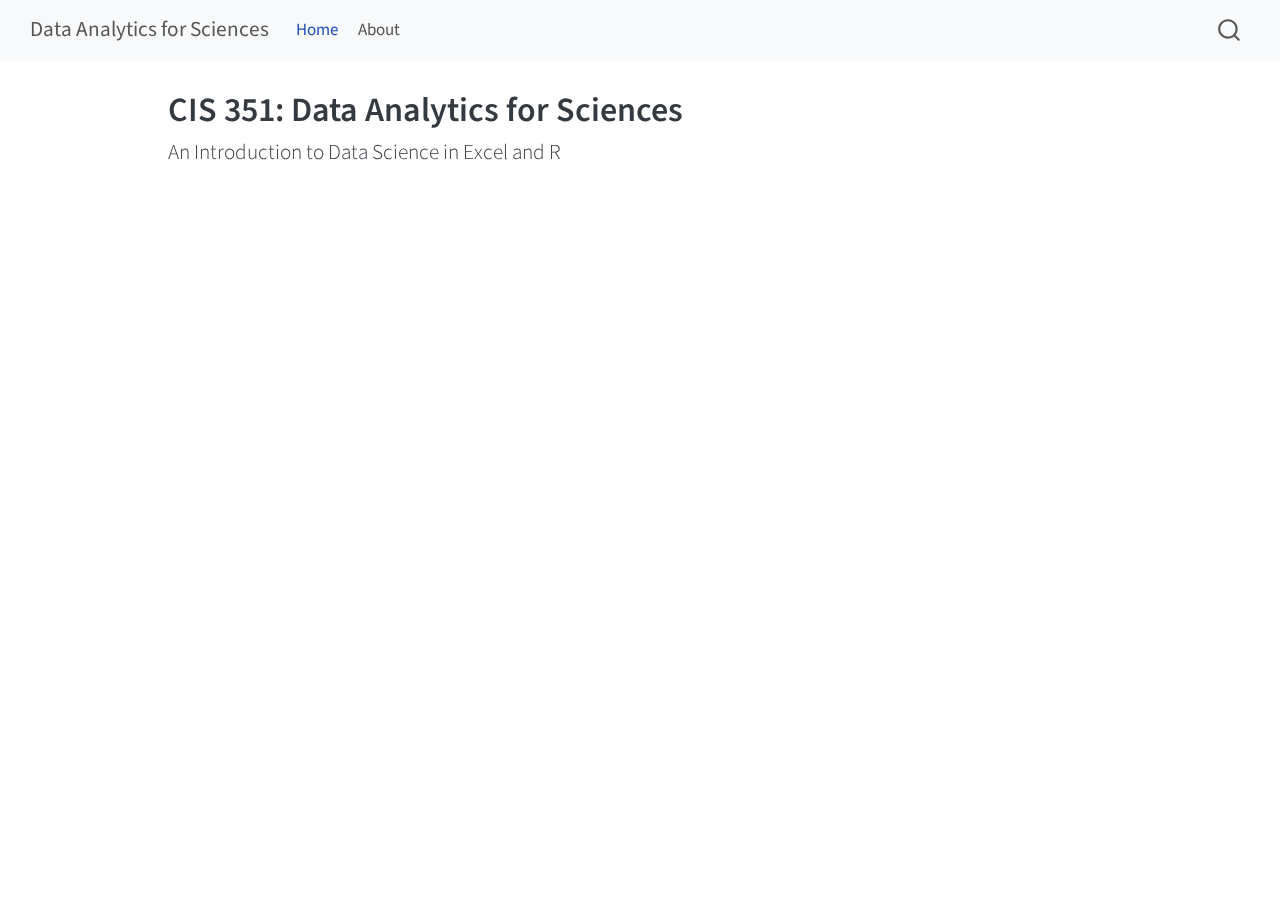
<file: _site/index.html>
<!DOCTYPE html>
<html xmlns="http://www.w3.org/1999/xhtml" lang="en" xml:lang="en"><head>

<meta charset="utf-8">
<meta name="generator" content="quarto-1.8.27">

<meta name="viewport" content="width=device-width, initial-scale=1.0, user-scalable=yes">


<title>CIS 351: Data Analytics for Sciences – Data Analytics for Sciences</title>
<style>
code{white-space: pre-wrap;}
span.smallcaps{font-variant: small-caps;}
div.columns{display: flex; gap: min(4vw, 1.5em);}
div.column{flex: auto; overflow-x: auto;}
div.hanging-indent{margin-left: 1.5em; text-indent: -1.5em;}
ul.task-list{list-style: none;}
ul.task-list li input[type="checkbox"] {
  width: 0.8em;
  margin: 0 0.8em 0.2em -1em; /* quarto-specific, see https://github.com/quarto-dev/quarto-cli/issues/4556 */ 
  vertical-align: middle;
}
</style>


<script src="site_libs/quarto-nav/quarto-nav.js"></script>
<script src="site_libs/quarto-nav/headroom.min.js"></script>
<script src="site_libs/clipboard/clipboard.min.js"></script>
<script src="site_libs/quarto-search/autocomplete.umd.js"></script>
<script src="site_libs/quarto-search/fuse.min.js"></script>
<script src="site_libs/quarto-search/quarto-search.js"></script>
<meta name="quarto:offset" content="./">
<script src="site_libs/quarto-html/quarto.js" type="module"></script>
<script src="site_libs/quarto-html/tabsets/tabsets.js" type="module"></script>
<script src="site_libs/quarto-html/axe/axe-check.js" type="module"></script>
<script src="site_libs/quarto-html/popper.min.js"></script>
<script src="site_libs/quarto-html/tippy.umd.min.js"></script>
<script src="site_libs/quarto-html/anchor.min.js"></script>
<link href="site_libs/quarto-html/tippy.css" rel="stylesheet">
<link href="site_libs/quarto-html/quarto-syntax-highlighting-ed96de9b727972fe78a7b5d16c58bf87.css" rel="stylesheet" id="quarto-text-highlighting-styles">
<script src="site_libs/bootstrap/bootstrap.min.js"></script>
<link href="site_libs/bootstrap/bootstrap-icons.css" rel="stylesheet">
<link href="site_libs/bootstrap/bootstrap-5b4ad623e5705c0698d39aec6f10cf02.min.css" rel="stylesheet" append-hash="true" id="quarto-bootstrap" data-mode="light">
<script id="quarto-search-options" type="application/json">{
  "location": "navbar",
  "copy-button": false,
  "collapse-after": 3,
  "panel-placement": "end",
  "type": "overlay",
  "limit": 50,
  "keyboard-shortcut": [
    "f",
    "/",
    "s"
  ],
  "show-item-context": false,
  "language": {
    "search-no-results-text": "No results",
    "search-matching-documents-text": "matching documents",
    "search-copy-link-title": "Copy link to search",
    "search-hide-matches-text": "Hide additional matches",
    "search-more-match-text": "more match in this document",
    "search-more-matches-text": "more matches in this document",
    "search-clear-button-title": "Clear",
    "search-text-placeholder": "",
    "search-detached-cancel-button-title": "Cancel",
    "search-submit-button-title": "Submit",
    "search-label": "Search"
  }
}</script>


<link rel="stylesheet" href="styles.css">
</head>

<body class="nav-fixed quarto-light">

<div id="quarto-search-results"></div>
  <header id="quarto-header" class="headroom fixed-top">
    <nav class="navbar navbar-expand-lg " data-bs-theme="dark">
      <div class="navbar-container container-fluid">
      <div class="navbar-brand-container mx-auto">
    <a class="navbar-brand" href="./index.html">
    <span class="navbar-title">Data Analytics for Sciences</span>
    </a>
  </div>
            <div id="quarto-search" class="" title="Search"></div>
          <button class="navbar-toggler" type="button" data-bs-toggle="collapse" data-bs-target="#navbarCollapse" aria-controls="navbarCollapse" role="menu" aria-expanded="false" aria-label="Toggle navigation" onclick="if (window.quartoToggleHeadroom) { window.quartoToggleHeadroom(); }">
  <span class="navbar-toggler-icon"></span>
</button>
          <div class="collapse navbar-collapse" id="navbarCollapse">
            <ul class="navbar-nav navbar-nav-scroll me-auto">
  <li class="nav-item">
    <a class="nav-link active" href="./index.html" aria-current="page"> 
<span class="menu-text">Home</span></a>
  </li>  
  <li class="nav-item">
    <a class="nav-link" href="./about.html"> 
<span class="menu-text">About</span></a>
  </li>  
</ul>
          </div> <!-- /navcollapse -->
            <div class="quarto-navbar-tools">
</div>
      </div> <!-- /container-fluid -->
    </nav>
</header>
<!-- content -->
<div id="quarto-content" class="quarto-container page-columns page-rows-contents page-layout-article page-navbar">
<!-- sidebar -->
<!-- margin-sidebar -->
    <div id="quarto-margin-sidebar" class="sidebar margin-sidebar zindex-bottom">
        
    </div>
<!-- main -->
<main class="content" id="quarto-document-content">

<header id="title-block-header" class="quarto-title-block default">
<div class="quarto-title">
<h1 class="title">CIS 351: Data Analytics for Sciences</h1>
<p class="subtitle lead">An Introduction to Data Science in Excel and R</p>
</div>



<div class="quarto-title-meta">

    
  
    
  </div>
  


</header>





</main> <!-- /main -->
<script id="quarto-html-after-body" type="application/javascript">
  window.document.addEventListener("DOMContentLoaded", function (event) {
    const icon = "";
    const anchorJS = new window.AnchorJS();
    anchorJS.options = {
      placement: 'right',
      icon: icon
    };
    anchorJS.add('.anchored');
    const isCodeAnnotation = (el) => {
      for (const clz of el.classList) {
        if (clz.startsWith('code-annotation-')) {                     
          return true;
        }
      }
      return false;
    }
    const onCopySuccess = function(e) {
      // button target
      const button = e.trigger;
      // don't keep focus
      button.blur();
      // flash "checked"
      button.classList.add('code-copy-button-checked');
      var currentTitle = button.getAttribute("title");
      button.setAttribute("title", "Copied!");
      let tooltip;
      if (window.bootstrap) {
        button.setAttribute("data-bs-toggle", "tooltip");
        button.setAttribute("data-bs-placement", "left");
        button.setAttribute("data-bs-title", "Copied!");
        tooltip = new bootstrap.Tooltip(button, 
          { trigger: "manual", 
            customClass: "code-copy-button-tooltip",
            offset: [0, -8]});
        tooltip.show();    
      }
      setTimeout(function() {
        if (tooltip) {
          tooltip.hide();
          button.removeAttribute("data-bs-title");
          button.removeAttribute("data-bs-toggle");
          button.removeAttribute("data-bs-placement");
        }
        button.setAttribute("title", currentTitle);
        button.classList.remove('code-copy-button-checked');
      }, 1000);
      // clear code selection
      e.clearSelection();
    }
    const getTextToCopy = function(trigger) {
      const outerScaffold = trigger.parentElement.cloneNode(true);
      const codeEl = outerScaffold.querySelector('code');
      for (const childEl of codeEl.children) {
        if (isCodeAnnotation(childEl)) {
          childEl.remove();
        }
      }
      return codeEl.innerText;
    }
    const clipboard = new window.ClipboardJS('.code-copy-button:not([data-in-quarto-modal])', {
      text: getTextToCopy
    });
    clipboard.on('success', onCopySuccess);
    if (window.document.getElementById('quarto-embedded-source-code-modal')) {
      const clipboardModal = new window.ClipboardJS('.code-copy-button[data-in-quarto-modal]', {
        text: getTextToCopy,
        container: window.document.getElementById('quarto-embedded-source-code-modal')
      });
      clipboardModal.on('success', onCopySuccess);
    }
      var localhostRegex = new RegExp(/^(?:http|https):\/\/localhost\:?[0-9]*\//);
      var mailtoRegex = new RegExp(/^mailto:/);
        var filterRegex = new RegExp('/' + window.location.host + '/');
      var isInternal = (href) => {
          return filterRegex.test(href) || localhostRegex.test(href) || mailtoRegex.test(href);
      }
      // Inspect non-navigation links and adorn them if external
     var links = window.document.querySelectorAll('a[href]:not(.nav-link):not(.navbar-brand):not(.toc-action):not(.sidebar-link):not(.sidebar-item-toggle):not(.pagination-link):not(.no-external):not([aria-hidden]):not(.dropdown-item):not(.quarto-navigation-tool):not(.about-link)');
      for (var i=0; i<links.length; i++) {
        const link = links[i];
        if (!isInternal(link.href)) {
          // undo the damage that might have been done by quarto-nav.js in the case of
          // links that we want to consider external
          if (link.dataset.originalHref !== undefined) {
            link.href = link.dataset.originalHref;
          }
        }
      }
    function tippyHover(el, contentFn, onTriggerFn, onUntriggerFn) {
      const config = {
        allowHTML: true,
        maxWidth: 500,
        delay: 100,
        arrow: false,
        appendTo: function(el) {
            return el.parentElement;
        },
        interactive: true,
        interactiveBorder: 10,
        theme: 'quarto',
        placement: 'bottom-start',
      };
      if (contentFn) {
        config.content = contentFn;
      }
      if (onTriggerFn) {
        config.onTrigger = onTriggerFn;
      }
      if (onUntriggerFn) {
        config.onUntrigger = onUntriggerFn;
      }
      window.tippy(el, config); 
    }
    const noterefs = window.document.querySelectorAll('a[role="doc-noteref"]');
    for (var i=0; i<noterefs.length; i++) {
      const ref = noterefs[i];
      tippyHover(ref, function() {
        // use id or data attribute instead here
        let href = ref.getAttribute('data-footnote-href') || ref.getAttribute('href');
        try { href = new URL(href).hash; } catch {}
        const id = href.replace(/^#\/?/, "");
        const note = window.document.getElementById(id);
        if (note) {
          return note.innerHTML;
        } else {
          return "";
        }
      });
    }
    const xrefs = window.document.querySelectorAll('a.quarto-xref');
    const processXRef = (id, note) => {
      // Strip column container classes
      const stripColumnClz = (el) => {
        el.classList.remove("page-full", "page-columns");
        if (el.children) {
          for (const child of el.children) {
            stripColumnClz(child);
          }
        }
      }
      stripColumnClz(note)
      if (id === null || id.startsWith('sec-')) {
        // Special case sections, only their first couple elements
        const container = document.createElement("div");
        if (note.children && note.children.length > 2) {
          container.appendChild(note.children[0].cloneNode(true));
          for (let i = 1; i < note.children.length; i++) {
            const child = note.children[i];
            if (child.tagName === "P" && child.innerText === "") {
              continue;
            } else {
              container.appendChild(child.cloneNode(true));
              break;
            }
          }
          if (window.Quarto?.typesetMath) {
            window.Quarto.typesetMath(container);
          }
          return container.innerHTML
        } else {
          if (window.Quarto?.typesetMath) {
            window.Quarto.typesetMath(note);
          }
          return note.innerHTML;
        }
      } else {
        // Remove any anchor links if they are present
        const anchorLink = note.querySelector('a.anchorjs-link');
        if (anchorLink) {
          anchorLink.remove();
        }
        if (window.Quarto?.typesetMath) {
          window.Quarto.typesetMath(note);
        }
        if (note.classList.contains("callout")) {
          return note.outerHTML;
        } else {
          return note.innerHTML;
        }
      }
    }
    for (var i=0; i<xrefs.length; i++) {
      const xref = xrefs[i];
      tippyHover(xref, undefined, function(instance) {
        instance.disable();
        let url = xref.getAttribute('href');
        let hash = undefined; 
        if (url.startsWith('#')) {
          hash = url;
        } else {
          try { hash = new URL(url).hash; } catch {}
        }
        if (hash) {
          const id = hash.replace(/^#\/?/, "");
          const note = window.document.getElementById(id);
          if (note !== null) {
            try {
              const html = processXRef(id, note.cloneNode(true));
              instance.setContent(html);
            } finally {
              instance.enable();
              instance.show();
            }
          } else {
            // See if we can fetch this
            fetch(url.split('#')[0])
            .then(res => res.text())
            .then(html => {
              const parser = new DOMParser();
              const htmlDoc = parser.parseFromString(html, "text/html");
              const note = htmlDoc.getElementById(id);
              if (note !== null) {
                const html = processXRef(id, note);
                instance.setContent(html);
              } 
            }).finally(() => {
              instance.enable();
              instance.show();
            });
          }
        } else {
          // See if we can fetch a full url (with no hash to target)
          // This is a special case and we should probably do some content thinning / targeting
          fetch(url)
          .then(res => res.text())
          .then(html => {
            const parser = new DOMParser();
            const htmlDoc = parser.parseFromString(html, "text/html");
            const note = htmlDoc.querySelector('main.content');
            if (note !== null) {
              // This should only happen for chapter cross references
              // (since there is no id in the URL)
              // remove the first header
              if (note.children.length > 0 && note.children[0].tagName === "HEADER") {
                note.children[0].remove();
              }
              const html = processXRef(null, note);
              instance.setContent(html);
            } 
          }).finally(() => {
            instance.enable();
            instance.show();
          });
        }
      }, function(instance) {
      });
    }
        let selectedAnnoteEl;
        const selectorForAnnotation = ( cell, annotation) => {
          let cellAttr = 'data-code-cell="' + cell + '"';
          let lineAttr = 'data-code-annotation="' +  annotation + '"';
          const selector = 'span[' + cellAttr + '][' + lineAttr + ']';
          return selector;
        }
        const selectCodeLines = (annoteEl) => {
          const doc = window.document;
          const targetCell = annoteEl.getAttribute("data-target-cell");
          const targetAnnotation = annoteEl.getAttribute("data-target-annotation");
          const annoteSpan = window.document.querySelector(selectorForAnnotation(targetCell, targetAnnotation));
          const lines = annoteSpan.getAttribute("data-code-lines").split(",");
          const lineIds = lines.map((line) => {
            return targetCell + "-" + line;
          })
          let top = null;
          let height = null;
          let parent = null;
          if (lineIds.length > 0) {
              //compute the position of the single el (top and bottom and make a div)
              const el = window.document.getElementById(lineIds[0]);
              top = el.offsetTop;
              height = el.offsetHeight;
              parent = el.parentElement.parentElement;
            if (lineIds.length > 1) {
              const lastEl = window.document.getElementById(lineIds[lineIds.length - 1]);
              const bottom = lastEl.offsetTop + lastEl.offsetHeight;
              height = bottom - top;
            }
            if (top !== null && height !== null && parent !== null) {
              // cook up a div (if necessary) and position it 
              let div = window.document.getElementById("code-annotation-line-highlight");
              if (div === null) {
                div = window.document.createElement("div");
                div.setAttribute("id", "code-annotation-line-highlight");
                div.style.position = 'absolute';
                parent.appendChild(div);
              }
              div.style.top = top - 2 + "px";
              div.style.height = height + 4 + "px";
              div.style.left = 0;
              let gutterDiv = window.document.getElementById("code-annotation-line-highlight-gutter");
              if (gutterDiv === null) {
                gutterDiv = window.document.createElement("div");
                gutterDiv.setAttribute("id", "code-annotation-line-highlight-gutter");
                gutterDiv.style.position = 'absolute';
                const codeCell = window.document.getElementById(targetCell);
                const gutter = codeCell.querySelector('.code-annotation-gutter');
                gutter.appendChild(gutterDiv);
              }
              gutterDiv.style.top = top - 2 + "px";
              gutterDiv.style.height = height + 4 + "px";
            }
            selectedAnnoteEl = annoteEl;
          }
        };
        const unselectCodeLines = () => {
          const elementsIds = ["code-annotation-line-highlight", "code-annotation-line-highlight-gutter"];
          elementsIds.forEach((elId) => {
            const div = window.document.getElementById(elId);
            if (div) {
              div.remove();
            }
          });
          selectedAnnoteEl = undefined;
        };
          // Handle positioning of the toggle
      window.addEventListener(
        "resize",
        throttle(() => {
          elRect = undefined;
          if (selectedAnnoteEl) {
            selectCodeLines(selectedAnnoteEl);
          }
        }, 10)
      );
      function throttle(fn, ms) {
      let throttle = false;
      let timer;
        return (...args) => {
          if(!throttle) { // first call gets through
              fn.apply(this, args);
              throttle = true;
          } else { // all the others get throttled
              if(timer) clearTimeout(timer); // cancel #2
              timer = setTimeout(() => {
                fn.apply(this, args);
                timer = throttle = false;
              }, ms);
          }
        };
      }
        // Attach click handler to the DT
        const annoteDls = window.document.querySelectorAll('dt[data-target-cell]');
        for (const annoteDlNode of annoteDls) {
          annoteDlNode.addEventListener('click', (event) => {
            const clickedEl = event.target;
            if (clickedEl !== selectedAnnoteEl) {
              unselectCodeLines();
              const activeEl = window.document.querySelector('dt[data-target-cell].code-annotation-active');
              if (activeEl) {
                activeEl.classList.remove('code-annotation-active');
              }
              selectCodeLines(clickedEl);
              clickedEl.classList.add('code-annotation-active');
            } else {
              // Unselect the line
              unselectCodeLines();
              clickedEl.classList.remove('code-annotation-active');
            }
          });
        }
    const findCites = (el) => {
      const parentEl = el.parentElement;
      if (parentEl) {
        const cites = parentEl.dataset.cites;
        if (cites) {
          return {
            el,
            cites: cites.split(' ')
          };
        } else {
          return findCites(el.parentElement)
        }
      } else {
        return undefined;
      }
    };
    var bibliorefs = window.document.querySelectorAll('a[role="doc-biblioref"]');
    for (var i=0; i<bibliorefs.length; i++) {
      const ref = bibliorefs[i];
      const citeInfo = findCites(ref);
      if (citeInfo) {
        tippyHover(citeInfo.el, function() {
          var popup = window.document.createElement('div');
          citeInfo.cites.forEach(function(cite) {
            var citeDiv = window.document.createElement('div');
            citeDiv.classList.add('hanging-indent');
            citeDiv.classList.add('csl-entry');
            var biblioDiv = window.document.getElementById('ref-' + cite);
            if (biblioDiv) {
              citeDiv.innerHTML = biblioDiv.innerHTML;
            }
            popup.appendChild(citeDiv);
          });
          return popup.innerHTML;
        });
      }
    }
  });
  </script>
</div> <!-- /content -->




</body></html>
</file>
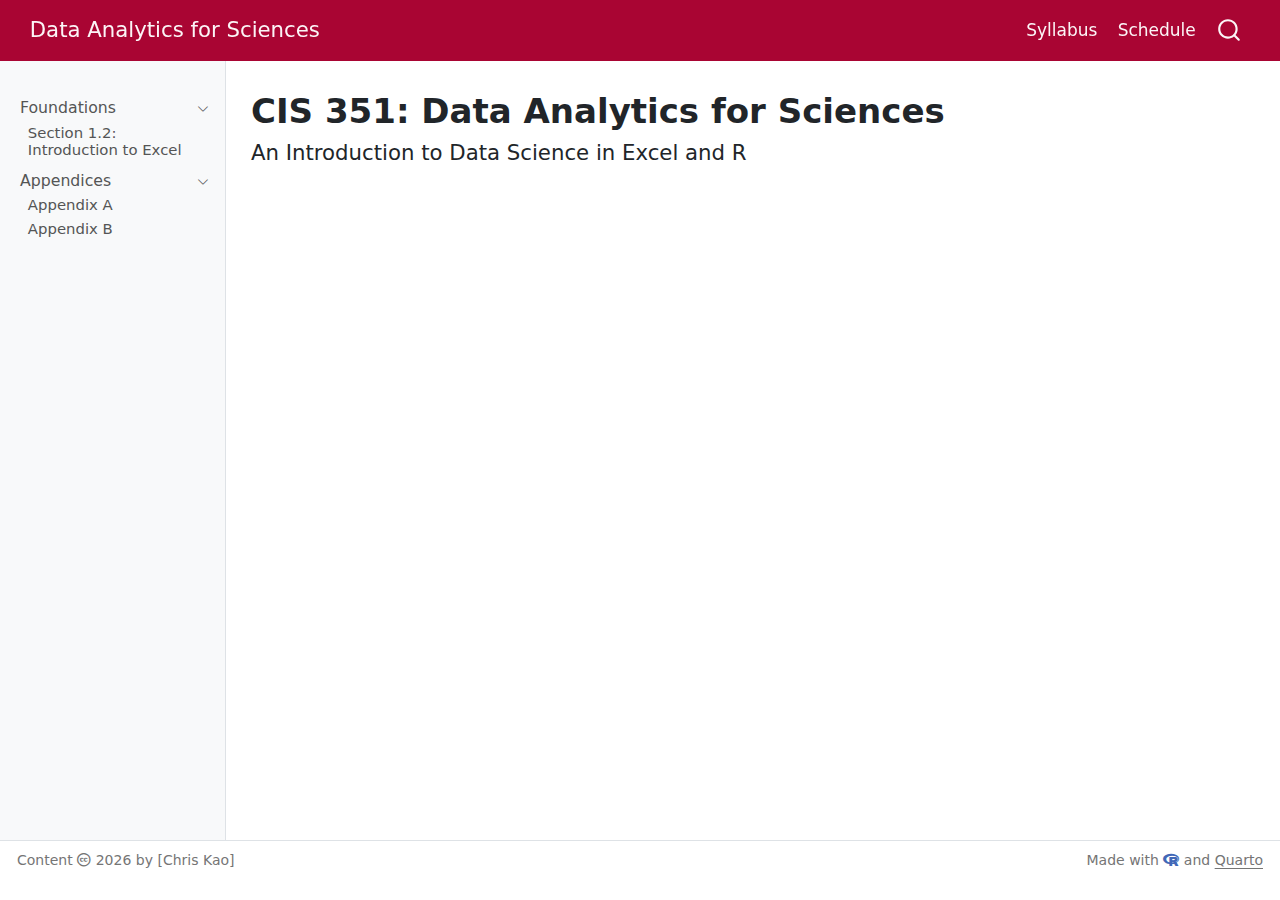
<file: docs/index.html>
<!DOCTYPE html>
<html xmlns="http://www.w3.org/1999/xhtml" lang="en" xml:lang="en"><head>

<meta charset="utf-8">
<meta name="generator" content="quarto-1.8.27">

<meta name="viewport" content="width=device-width, initial-scale=1.0, user-scalable=yes">


<title>CIS 351: Data Analytics for Sciences – Data Analytics for Sciences</title>
<style>
code{white-space: pre-wrap;}
span.smallcaps{font-variant: small-caps;}
div.columns{display: flex; gap: min(4vw, 1.5em);}
div.column{flex: auto; overflow-x: auto;}
div.hanging-indent{margin-left: 1.5em; text-indent: -1.5em;}
ul.task-list{list-style: none;}
ul.task-list li input[type="checkbox"] {
  width: 0.8em;
  margin: 0 0.8em 0.2em -1em; /* quarto-specific, see https://github.com/quarto-dev/quarto-cli/issues/4556 */ 
  vertical-align: middle;
}
</style>


<script src="site_libs/quarto-nav/quarto-nav.js"></script>
<script src="site_libs/clipboard/clipboard.min.js"></script>
<script src="site_libs/quarto-search/autocomplete.umd.js"></script>
<script src="site_libs/quarto-search/fuse.min.js"></script>
<script src="site_libs/quarto-search/quarto-search.js"></script>
<meta name="quarto:offset" content="./">
<script src="site_libs/quarto-html/quarto.js" type="module"></script>
<script src="site_libs/quarto-html/tabsets/tabsets.js" type="module"></script>
<script src="site_libs/quarto-html/axe/axe-check.js" type="module"></script>
<script src="site_libs/quarto-html/popper.min.js"></script>
<script src="site_libs/quarto-html/tippy.umd.min.js"></script>
<script src="site_libs/quarto-html/anchor.min.js"></script>
<link href="site_libs/quarto-html/tippy.css" rel="stylesheet">
<link href="site_libs/quarto-html/quarto-syntax-highlighting-ed96de9b727972fe78a7b5d16c58bf87.css" rel="stylesheet" id="quarto-text-highlighting-styles">
<script src="site_libs/bootstrap/bootstrap.min.js"></script>
<link href="site_libs/bootstrap/bootstrap-icons.css" rel="stylesheet">
<link href="site_libs/bootstrap/bootstrap-52cedab7993efe0cb339896c0739b1d1.min.css" rel="stylesheet" append-hash="true" id="quarto-bootstrap" data-mode="light">
<link href="site_libs/quarto-contrib/fontawesome6-6.7.2/all.min.css" rel="stylesheet">
<link href="site_libs/quarto-contrib/fontawesome6-6.7.2/latex-fontsize.css" rel="stylesheet">
<script id="quarto-search-options" type="application/json">{
  "location": "navbar",
  "copy-button": false,
  "collapse-after": 3,
  "panel-placement": "end",
  "type": "overlay",
  "limit": 50,
  "keyboard-shortcut": [
    "f",
    "/",
    "s"
  ],
  "show-item-context": false,
  "language": {
    "search-no-results-text": "No results",
    "search-matching-documents-text": "matching documents",
    "search-copy-link-title": "Copy link to search",
    "search-hide-matches-text": "Hide additional matches",
    "search-more-match-text": "more match in this document",
    "search-more-matches-text": "more matches in this document",
    "search-clear-button-title": "Clear",
    "search-text-placeholder": "",
    "search-detached-cancel-button-title": "Cancel",
    "search-submit-button-title": "Submit",
    "search-label": "Search"
  }
}</script>


</head>

<body class="nav-sidebar docked nav-fixed fullcontent quarto-light">

<div id="quarto-search-results"></div>
  <header id="quarto-header" class="headroom fixed-top">
    <nav class="navbar navbar-expand-lg " data-bs-theme="dark">
      <div class="navbar-container container-fluid">
      <div class="navbar-brand-container mx-auto">
    <a class="navbar-brand" href="./index.html">
    <span class="navbar-title">Data Analytics for Sciences</span>
    </a>
  </div>
            <div id="quarto-search" class="" title="Search"></div>
          <button class="navbar-toggler" type="button" data-bs-toggle="collapse" data-bs-target="#navbarCollapse" aria-controls="navbarCollapse" role="menu" aria-expanded="false" aria-label="Toggle navigation" onclick="if (window.quartoToggleHeadroom) { window.quartoToggleHeadroom(); }">
  <span class="navbar-toggler-icon"></span>
</button>
          <div class="collapse navbar-collapse" id="navbarCollapse">
            <ul class="navbar-nav navbar-nav-scroll ms-auto">
  <li class="nav-item">
    <a class="nav-link" href="./syllabus.html"> 
<span class="menu-text">Syllabus</span></a>
  </li>  
  <li class="nav-item">
    <a class="nav-link" href="./schedule.html"> 
<span class="menu-text">Schedule</span></a>
  </li>  
</ul>
          </div> <!-- /navcollapse -->
            <div class="quarto-navbar-tools">
</div>
      </div> <!-- /container-fluid -->
    </nav>
  <nav class="quarto-secondary-nav">
    <div class="container-fluid d-flex">
      <button type="button" class="quarto-btn-toggle btn" data-bs-toggle="collapse" role="button" data-bs-target=".quarto-sidebar-collapse-item" aria-controls="quarto-sidebar" aria-expanded="false" aria-label="Toggle sidebar navigation" onclick="if (window.quartoToggleHeadroom) { window.quartoToggleHeadroom(); }">
        <i class="bi bi-layout-text-sidebar-reverse"></i>
      </button>
        <nav class="quarto-page-breadcrumbs" aria-label="breadcrumb"><ol class="breadcrumb"><li class="breadcrumb-item">CIS 351: Data Analytics for Sciences</li></ol></nav>
        <a class="flex-grow-1" role="navigation" data-bs-toggle="collapse" data-bs-target=".quarto-sidebar-collapse-item" aria-controls="quarto-sidebar" aria-expanded="false" aria-label="Toggle sidebar navigation" onclick="if (window.quartoToggleHeadroom) { window.quartoToggleHeadroom(); }">      
        </a>
    </div>
  </nav>
</header>
<!-- content -->
<div id="quarto-content" class="quarto-container page-columns page-rows-contents page-layout-article page-navbar">
<!-- sidebar -->
  <nav id="quarto-sidebar" class="sidebar collapse collapse-horizontal quarto-sidebar-collapse-item sidebar-navigation docked overflow-auto">
    <div class="sidebar-menu-container"> 
    <ul class="list-unstyled mt-1">
        <li class="sidebar-item sidebar-item-section">
      <div class="sidebar-item-container"> 
            <a class="sidebar-item-text sidebar-link text-start" data-bs-toggle="collapse" data-bs-target="#quarto-sidebar-section-1" role="navigation" aria-expanded="true">
 <span class="menu-text">Foundations</span></a>
          <a class="sidebar-item-toggle text-start" data-bs-toggle="collapse" data-bs-target="#quarto-sidebar-section-1" role="navigation" aria-expanded="true" aria-label="Toggle section">
            <i class="bi bi-chevron-right ms-2"></i>
          </a> 
      </div>
      <ul id="quarto-sidebar-section-1" class="collapse list-unstyled sidebar-section depth1 show">  
          <li class="sidebar-item">
  <div class="sidebar-item-container"> 
  <a href="./content/section_0102.html" class="sidebar-item-text sidebar-link">
 <span class="menu-text">Section 1.2: Introduction to Excel</span></a>
  </div>
</li>
      </ul>
  </li>
        <li class="sidebar-item sidebar-item-section">
      <div class="sidebar-item-container"> 
            <a class="sidebar-item-text sidebar-link text-start" data-bs-toggle="collapse" data-bs-target="#quarto-sidebar-section-2" role="navigation" aria-expanded="true">
 <span class="menu-text">Appendices</span></a>
          <a class="sidebar-item-toggle text-start" data-bs-toggle="collapse" data-bs-target="#quarto-sidebar-section-2" role="navigation" aria-expanded="true" aria-label="Toggle section">
            <i class="bi bi-chevron-right ms-2"></i>
          </a> 
      </div>
      <ul id="quarto-sidebar-section-2" class="collapse list-unstyled sidebar-section depth1 show">  
          <li class="sidebar-item">
  <div class="sidebar-item-container"> 
  <a href="./content/appendix_A.html" class="sidebar-item-text sidebar-link">
 <span class="menu-text">Appendix A</span></a>
  </div>
</li>
          <li class="sidebar-item">
  <div class="sidebar-item-container"> 
  <a href="./content/appendix_B.html" class="sidebar-item-text sidebar-link">
 <span class="menu-text">Appendix B</span></a>
  </div>
</li>
      </ul>
  </li>
    </ul>
    </div>
</nav>
<div id="quarto-sidebar-glass" class="quarto-sidebar-collapse-item" data-bs-toggle="collapse" data-bs-target=".quarto-sidebar-collapse-item"></div>
<!-- margin-sidebar -->
    
<!-- main -->
<main class="content" id="quarto-document-content">

<header id="title-block-header" class="quarto-title-block default">
<div class="quarto-title">
<h1 class="title">CIS 351: Data Analytics for Sciences</h1>
<p class="subtitle lead">An Introduction to Data Science in Excel and R</p>
</div>



<div class="quarto-title-meta">

    
  
    
  </div>
  


</header>





</main> <!-- /main -->
<script id="quarto-html-after-body" type="application/javascript">
  window.document.addEventListener("DOMContentLoaded", function (event) {
    const icon = "";
    const anchorJS = new window.AnchorJS();
    anchorJS.options = {
      placement: 'right',
      icon: icon
    };
    anchorJS.add('.anchored');
    const isCodeAnnotation = (el) => {
      for (const clz of el.classList) {
        if (clz.startsWith('code-annotation-')) {                     
          return true;
        }
      }
      return false;
    }
    const onCopySuccess = function(e) {
      // button target
      const button = e.trigger;
      // don't keep focus
      button.blur();
      // flash "checked"
      button.classList.add('code-copy-button-checked');
      var currentTitle = button.getAttribute("title");
      button.setAttribute("title", "Copied!");
      let tooltip;
      if (window.bootstrap) {
        button.setAttribute("data-bs-toggle", "tooltip");
        button.setAttribute("data-bs-placement", "left");
        button.setAttribute("data-bs-title", "Copied!");
        tooltip = new bootstrap.Tooltip(button, 
          { trigger: "manual", 
            customClass: "code-copy-button-tooltip",
            offset: [0, -8]});
        tooltip.show();    
      }
      setTimeout(function() {
        if (tooltip) {
          tooltip.hide();
          button.removeAttribute("data-bs-title");
          button.removeAttribute("data-bs-toggle");
          button.removeAttribute("data-bs-placement");
        }
        button.setAttribute("title", currentTitle);
        button.classList.remove('code-copy-button-checked');
      }, 1000);
      // clear code selection
      e.clearSelection();
    }
    const getTextToCopy = function(trigger) {
      const outerScaffold = trigger.parentElement.cloneNode(true);
      const codeEl = outerScaffold.querySelector('code');
      for (const childEl of codeEl.children) {
        if (isCodeAnnotation(childEl)) {
          childEl.remove();
        }
      }
      return codeEl.innerText;
    }
    const clipboard = new window.ClipboardJS('.code-copy-button:not([data-in-quarto-modal])', {
      text: getTextToCopy
    });
    clipboard.on('success', onCopySuccess);
    if (window.document.getElementById('quarto-embedded-source-code-modal')) {
      const clipboardModal = new window.ClipboardJS('.code-copy-button[data-in-quarto-modal]', {
        text: getTextToCopy,
        container: window.document.getElementById('quarto-embedded-source-code-modal')
      });
      clipboardModal.on('success', onCopySuccess);
    }
      var localhostRegex = new RegExp(/^(?:http|https):\/\/localhost\:?[0-9]*\//);
      var mailtoRegex = new RegExp(/^mailto:/);
        var filterRegex = new RegExp("https:\/\/ckaoxvii\.github\.io\/CIS-351-Data-Analytics-for-Sciences\/");
      var isInternal = (href) => {
          return filterRegex.test(href) || localhostRegex.test(href) || mailtoRegex.test(href);
      }
      // Inspect non-navigation links and adorn them if external
     var links = window.document.querySelectorAll('a[href]:not(.nav-link):not(.navbar-brand):not(.toc-action):not(.sidebar-link):not(.sidebar-item-toggle):not(.pagination-link):not(.no-external):not([aria-hidden]):not(.dropdown-item):not(.quarto-navigation-tool):not(.about-link)');
      for (var i=0; i<links.length; i++) {
        const link = links[i];
        if (!isInternal(link.href)) {
          // undo the damage that might have been done by quarto-nav.js in the case of
          // links that we want to consider external
          if (link.dataset.originalHref !== undefined) {
            link.href = link.dataset.originalHref;
          }
        }
      }
    function tippyHover(el, contentFn, onTriggerFn, onUntriggerFn) {
      const config = {
        allowHTML: true,
        maxWidth: 500,
        delay: 100,
        arrow: false,
        appendTo: function(el) {
            return el.parentElement;
        },
        interactive: true,
        interactiveBorder: 10,
        theme: 'quarto',
        placement: 'bottom-start',
      };
      if (contentFn) {
        config.content = contentFn;
      }
      if (onTriggerFn) {
        config.onTrigger = onTriggerFn;
      }
      if (onUntriggerFn) {
        config.onUntrigger = onUntriggerFn;
      }
      window.tippy(el, config); 
    }
    const noterefs = window.document.querySelectorAll('a[role="doc-noteref"]');
    for (var i=0; i<noterefs.length; i++) {
      const ref = noterefs[i];
      tippyHover(ref, function() {
        // use id or data attribute instead here
        let href = ref.getAttribute('data-footnote-href') || ref.getAttribute('href');
        try { href = new URL(href).hash; } catch {}
        const id = href.replace(/^#\/?/, "");
        const note = window.document.getElementById(id);
        if (note) {
          return note.innerHTML;
        } else {
          return "";
        }
      });
    }
    const xrefs = window.document.querySelectorAll('a.quarto-xref');
    const processXRef = (id, note) => {
      // Strip column container classes
      const stripColumnClz = (el) => {
        el.classList.remove("page-full", "page-columns");
        if (el.children) {
          for (const child of el.children) {
            stripColumnClz(child);
          }
        }
      }
      stripColumnClz(note)
      if (id === null || id.startsWith('sec-')) {
        // Special case sections, only their first couple elements
        const container = document.createElement("div");
        if (note.children && note.children.length > 2) {
          container.appendChild(note.children[0].cloneNode(true));
          for (let i = 1; i < note.children.length; i++) {
            const child = note.children[i];
            if (child.tagName === "P" && child.innerText === "") {
              continue;
            } else {
              container.appendChild(child.cloneNode(true));
              break;
            }
          }
          if (window.Quarto?.typesetMath) {
            window.Quarto.typesetMath(container);
          }
          return container.innerHTML
        } else {
          if (window.Quarto?.typesetMath) {
            window.Quarto.typesetMath(note);
          }
          return note.innerHTML;
        }
      } else {
        // Remove any anchor links if they are present
        const anchorLink = note.querySelector('a.anchorjs-link');
        if (anchorLink) {
          anchorLink.remove();
        }
        if (window.Quarto?.typesetMath) {
          window.Quarto.typesetMath(note);
        }
        if (note.classList.contains("callout")) {
          return note.outerHTML;
        } else {
          return note.innerHTML;
        }
      }
    }
    for (var i=0; i<xrefs.length; i++) {
      const xref = xrefs[i];
      tippyHover(xref, undefined, function(instance) {
        instance.disable();
        let url = xref.getAttribute('href');
        let hash = undefined; 
        if (url.startsWith('#')) {
          hash = url;
        } else {
          try { hash = new URL(url).hash; } catch {}
        }
        if (hash) {
          const id = hash.replace(/^#\/?/, "");
          const note = window.document.getElementById(id);
          if (note !== null) {
            try {
              const html = processXRef(id, note.cloneNode(true));
              instance.setContent(html);
            } finally {
              instance.enable();
              instance.show();
            }
          } else {
            // See if we can fetch this
            fetch(url.split('#')[0])
            .then(res => res.text())
            .then(html => {
              const parser = new DOMParser();
              const htmlDoc = parser.parseFromString(html, "text/html");
              const note = htmlDoc.getElementById(id);
              if (note !== null) {
                const html = processXRef(id, note);
                instance.setContent(html);
              } 
            }).finally(() => {
              instance.enable();
              instance.show();
            });
          }
        } else {
          // See if we can fetch a full url (with no hash to target)
          // This is a special case and we should probably do some content thinning / targeting
          fetch(url)
          .then(res => res.text())
          .then(html => {
            const parser = new DOMParser();
            const htmlDoc = parser.parseFromString(html, "text/html");
            const note = htmlDoc.querySelector('main.content');
            if (note !== null) {
              // This should only happen for chapter cross references
              // (since there is no id in the URL)
              // remove the first header
              if (note.children.length > 0 && note.children[0].tagName === "HEADER") {
                note.children[0].remove();
              }
              const html = processXRef(null, note);
              instance.setContent(html);
            } 
          }).finally(() => {
            instance.enable();
            instance.show();
          });
        }
      }, function(instance) {
      });
    }
        let selectedAnnoteEl;
        const selectorForAnnotation = ( cell, annotation) => {
          let cellAttr = 'data-code-cell="' + cell + '"';
          let lineAttr = 'data-code-annotation="' +  annotation + '"';
          const selector = 'span[' + cellAttr + '][' + lineAttr + ']';
          return selector;
        }
        const selectCodeLines = (annoteEl) => {
          const doc = window.document;
          const targetCell = annoteEl.getAttribute("data-target-cell");
          const targetAnnotation = annoteEl.getAttribute("data-target-annotation");
          const annoteSpan = window.document.querySelector(selectorForAnnotation(targetCell, targetAnnotation));
          const lines = annoteSpan.getAttribute("data-code-lines").split(",");
          const lineIds = lines.map((line) => {
            return targetCell + "-" + line;
          })
          let top = null;
          let height = null;
          let parent = null;
          if (lineIds.length > 0) {
              //compute the position of the single el (top and bottom and make a div)
              const el = window.document.getElementById(lineIds[0]);
              top = el.offsetTop;
              height = el.offsetHeight;
              parent = el.parentElement.parentElement;
            if (lineIds.length > 1) {
              const lastEl = window.document.getElementById(lineIds[lineIds.length - 1]);
              const bottom = lastEl.offsetTop + lastEl.offsetHeight;
              height = bottom - top;
            }
            if (top !== null && height !== null && parent !== null) {
              // cook up a div (if necessary) and position it 
              let div = window.document.getElementById("code-annotation-line-highlight");
              if (div === null) {
                div = window.document.createElement("div");
                div.setAttribute("id", "code-annotation-line-highlight");
                div.style.position = 'absolute';
                parent.appendChild(div);
              }
              div.style.top = top - 2 + "px";
              div.style.height = height + 4 + "px";
              div.style.left = 0;
              let gutterDiv = window.document.getElementById("code-annotation-line-highlight-gutter");
              if (gutterDiv === null) {
                gutterDiv = window.document.createElement("div");
                gutterDiv.setAttribute("id", "code-annotation-line-highlight-gutter");
                gutterDiv.style.position = 'absolute';
                const codeCell = window.document.getElementById(targetCell);
                const gutter = codeCell.querySelector('.code-annotation-gutter');
                gutter.appendChild(gutterDiv);
              }
              gutterDiv.style.top = top - 2 + "px";
              gutterDiv.style.height = height + 4 + "px";
            }
            selectedAnnoteEl = annoteEl;
          }
        };
        const unselectCodeLines = () => {
          const elementsIds = ["code-annotation-line-highlight", "code-annotation-line-highlight-gutter"];
          elementsIds.forEach((elId) => {
            const div = window.document.getElementById(elId);
            if (div) {
              div.remove();
            }
          });
          selectedAnnoteEl = undefined;
        };
          // Handle positioning of the toggle
      window.addEventListener(
        "resize",
        throttle(() => {
          elRect = undefined;
          if (selectedAnnoteEl) {
            selectCodeLines(selectedAnnoteEl);
          }
        }, 10)
      );
      function throttle(fn, ms) {
      let throttle = false;
      let timer;
        return (...args) => {
          if(!throttle) { // first call gets through
              fn.apply(this, args);
              throttle = true;
          } else { // all the others get throttled
              if(timer) clearTimeout(timer); // cancel #2
              timer = setTimeout(() => {
                fn.apply(this, args);
                timer = throttle = false;
              }, ms);
          }
        };
      }
        // Attach click handler to the DT
        const annoteDls = window.document.querySelectorAll('dt[data-target-cell]');
        for (const annoteDlNode of annoteDls) {
          annoteDlNode.addEventListener('click', (event) => {
            const clickedEl = event.target;
            if (clickedEl !== selectedAnnoteEl) {
              unselectCodeLines();
              const activeEl = window.document.querySelector('dt[data-target-cell].code-annotation-active');
              if (activeEl) {
                activeEl.classList.remove('code-annotation-active');
              }
              selectCodeLines(clickedEl);
              clickedEl.classList.add('code-annotation-active');
            } else {
              // Unselect the line
              unselectCodeLines();
              clickedEl.classList.remove('code-annotation-active');
            }
          });
        }
    const findCites = (el) => {
      const parentEl = el.parentElement;
      if (parentEl) {
        const cites = parentEl.dataset.cites;
        if (cites) {
          return {
            el,
            cites: cites.split(' ')
          };
        } else {
          return findCites(el.parentElement)
        }
      } else {
        return undefined;
      }
    };
    var bibliorefs = window.document.querySelectorAll('a[role="doc-biblioref"]');
    for (var i=0; i<bibliorefs.length; i++) {
      const ref = bibliorefs[i];
      const citeInfo = findCites(ref);
      if (citeInfo) {
        tippyHover(citeInfo.el, function() {
          var popup = window.document.createElement('div');
          citeInfo.cites.forEach(function(cite) {
            var citeDiv = window.document.createElement('div');
            citeDiv.classList.add('hanging-indent');
            citeDiv.classList.add('csl-entry');
            var biblioDiv = window.document.getElementById('ref-' + cite);
            if (biblioDiv) {
              citeDiv.innerHTML = biblioDiv.innerHTML;
            }
            popup.appendChild(citeDiv);
          });
          return popup.innerHTML;
        });
      }
    }
  });
  </script>
</div> <!-- /content -->
<footer class="footer">
  <div class="nav-footer">
    <div class="nav-footer-left">
<p>Content <i class="fa-brands fa-creative-commons" aria-label="creative-commons"></i> 2026 by [Chris Kao]</p>
</div>   
    <div class="nav-footer-center">
      &nbsp;
    </div>
    <div class="nav-footer-right">
<p>Made with <span style="color:#4168b7"><i class="fa-brands fa-r-project" aria-label="r-project"></i></span> and <a href="https://quarto.org/">Quarto</a></p>
</div>
  </div>
</footer>




</body></html>
</file>
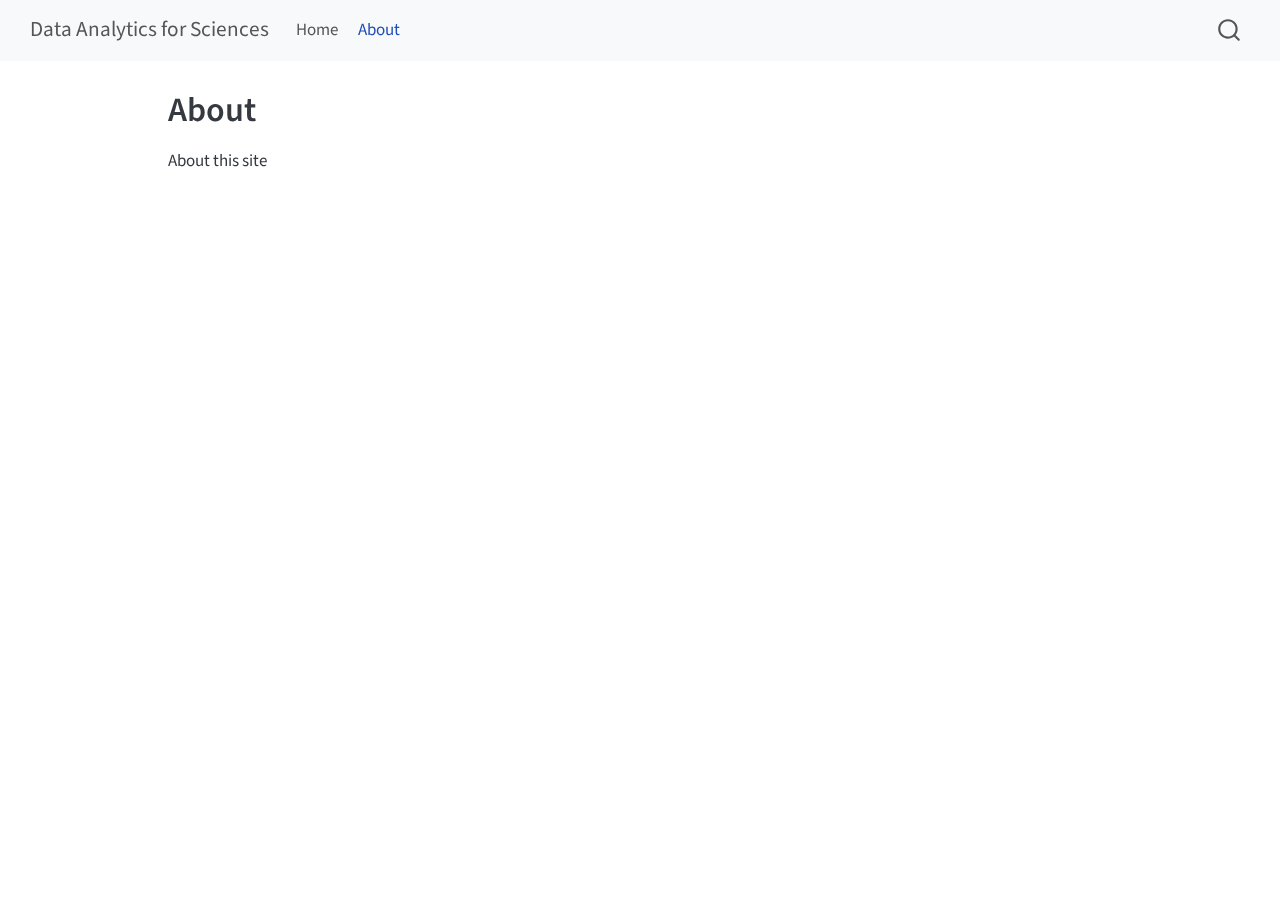
<file: _site/about.html>
<!DOCTYPE html>
<html xmlns="http://www.w3.org/1999/xhtml" lang="en" xml:lang="en"><head>

<meta charset="utf-8">
<meta name="generator" content="quarto-1.8.27">

<meta name="viewport" content="width=device-width, initial-scale=1.0, user-scalable=yes">


<title>About – Data Analytics for Sciences</title>
<style>
code{white-space: pre-wrap;}
span.smallcaps{font-variant: small-caps;}
div.columns{display: flex; gap: min(4vw, 1.5em);}
div.column{flex: auto; overflow-x: auto;}
div.hanging-indent{margin-left: 1.5em; text-indent: -1.5em;}
ul.task-list{list-style: none;}
ul.task-list li input[type="checkbox"] {
  width: 0.8em;
  margin: 0 0.8em 0.2em -1em; /* quarto-specific, see https://github.com/quarto-dev/quarto-cli/issues/4556 */ 
  vertical-align: middle;
}
</style>


<script src="site_libs/quarto-nav/quarto-nav.js"></script>
<script src="site_libs/quarto-nav/headroom.min.js"></script>
<script src="site_libs/clipboard/clipboard.min.js"></script>
<script src="site_libs/quarto-search/autocomplete.umd.js"></script>
<script src="site_libs/quarto-search/fuse.min.js"></script>
<script src="site_libs/quarto-search/quarto-search.js"></script>
<meta name="quarto:offset" content="./">
<script src="site_libs/quarto-html/quarto.js" type="module"></script>
<script src="site_libs/quarto-html/tabsets/tabsets.js" type="module"></script>
<script src="site_libs/quarto-html/axe/axe-check.js" type="module"></script>
<script src="site_libs/quarto-html/popper.min.js"></script>
<script src="site_libs/quarto-html/tippy.umd.min.js"></script>
<script src="site_libs/quarto-html/anchor.min.js"></script>
<link href="site_libs/quarto-html/tippy.css" rel="stylesheet">
<link href="site_libs/quarto-html/quarto-syntax-highlighting-ed96de9b727972fe78a7b5d16c58bf87.css" rel="stylesheet" id="quarto-text-highlighting-styles">
<script src="site_libs/bootstrap/bootstrap.min.js"></script>
<link href="site_libs/bootstrap/bootstrap-icons.css" rel="stylesheet">
<link href="site_libs/bootstrap/bootstrap-5b4ad623e5705c0698d39aec6f10cf02.min.css" rel="stylesheet" append-hash="true" id="quarto-bootstrap" data-mode="light">
<script id="quarto-search-options" type="application/json">{
  "location": "navbar",
  "copy-button": false,
  "collapse-after": 3,
  "panel-placement": "end",
  "type": "overlay",
  "limit": 50,
  "keyboard-shortcut": [
    "f",
    "/",
    "s"
  ],
  "show-item-context": false,
  "language": {
    "search-no-results-text": "No results",
    "search-matching-documents-text": "matching documents",
    "search-copy-link-title": "Copy link to search",
    "search-hide-matches-text": "Hide additional matches",
    "search-more-match-text": "more match in this document",
    "search-more-matches-text": "more matches in this document",
    "search-clear-button-title": "Clear",
    "search-text-placeholder": "",
    "search-detached-cancel-button-title": "Cancel",
    "search-submit-button-title": "Submit",
    "search-label": "Search"
  }
}</script>


<link rel="stylesheet" href="styles.css">
</head>

<body class="nav-fixed quarto-light">

<div id="quarto-search-results"></div>
  <header id="quarto-header" class="headroom fixed-top">
    <nav class="navbar navbar-expand-lg " data-bs-theme="dark">
      <div class="navbar-container container-fluid">
      <div class="navbar-brand-container mx-auto">
    <a class="navbar-brand" href="./index.html">
    <span class="navbar-title">Data Analytics for Sciences</span>
    </a>
  </div>
            <div id="quarto-search" class="" title="Search"></div>
          <button class="navbar-toggler" type="button" data-bs-toggle="collapse" data-bs-target="#navbarCollapse" aria-controls="navbarCollapse" role="menu" aria-expanded="false" aria-label="Toggle navigation" onclick="if (window.quartoToggleHeadroom) { window.quartoToggleHeadroom(); }">
  <span class="navbar-toggler-icon"></span>
</button>
          <div class="collapse navbar-collapse" id="navbarCollapse">
            <ul class="navbar-nav navbar-nav-scroll me-auto">
  <li class="nav-item">
    <a class="nav-link" href="./index.html"> 
<span class="menu-text">Home</span></a>
  </li>  
  <li class="nav-item">
    <a class="nav-link active" href="./about.html" aria-current="page"> 
<span class="menu-text">About</span></a>
  </li>  
</ul>
          </div> <!-- /navcollapse -->
            <div class="quarto-navbar-tools">
</div>
      </div> <!-- /container-fluid -->
    </nav>
</header>
<!-- content -->
<div id="quarto-content" class="quarto-container page-columns page-rows-contents page-layout-article page-navbar">
<!-- sidebar -->
<!-- margin-sidebar -->
    <div id="quarto-margin-sidebar" class="sidebar margin-sidebar zindex-bottom">
        
    </div>
<!-- main -->
<main class="content" id="quarto-document-content">

<header id="title-block-header" class="quarto-title-block default">
<div class="quarto-title">
<h1 class="title">About</h1>
</div>



<div class="quarto-title-meta">

    
  
    
  </div>
  


</header>


<p>About this site</p>



</main> <!-- /main -->
<script id="quarto-html-after-body" type="application/javascript">
  window.document.addEventListener("DOMContentLoaded", function (event) {
    const icon = "";
    const anchorJS = new window.AnchorJS();
    anchorJS.options = {
      placement: 'right',
      icon: icon
    };
    anchorJS.add('.anchored');
    const isCodeAnnotation = (el) => {
      for (const clz of el.classList) {
        if (clz.startsWith('code-annotation-')) {                     
          return true;
        }
      }
      return false;
    }
    const onCopySuccess = function(e) {
      // button target
      const button = e.trigger;
      // don't keep focus
      button.blur();
      // flash "checked"
      button.classList.add('code-copy-button-checked');
      var currentTitle = button.getAttribute("title");
      button.setAttribute("title", "Copied!");
      let tooltip;
      if (window.bootstrap) {
        button.setAttribute("data-bs-toggle", "tooltip");
        button.setAttribute("data-bs-placement", "left");
        button.setAttribute("data-bs-title", "Copied!");
        tooltip = new bootstrap.Tooltip(button, 
          { trigger: "manual", 
            customClass: "code-copy-button-tooltip",
            offset: [0, -8]});
        tooltip.show();    
      }
      setTimeout(function() {
        if (tooltip) {
          tooltip.hide();
          button.removeAttribute("data-bs-title");
          button.removeAttribute("data-bs-toggle");
          button.removeAttribute("data-bs-placement");
        }
        button.setAttribute("title", currentTitle);
        button.classList.remove('code-copy-button-checked');
      }, 1000);
      // clear code selection
      e.clearSelection();
    }
    const getTextToCopy = function(trigger) {
      const outerScaffold = trigger.parentElement.cloneNode(true);
      const codeEl = outerScaffold.querySelector('code');
      for (const childEl of codeEl.children) {
        if (isCodeAnnotation(childEl)) {
          childEl.remove();
        }
      }
      return codeEl.innerText;
    }
    const clipboard = new window.ClipboardJS('.code-copy-button:not([data-in-quarto-modal])', {
      text: getTextToCopy
    });
    clipboard.on('success', onCopySuccess);
    if (window.document.getElementById('quarto-embedded-source-code-modal')) {
      const clipboardModal = new window.ClipboardJS('.code-copy-button[data-in-quarto-modal]', {
        text: getTextToCopy,
        container: window.document.getElementById('quarto-embedded-source-code-modal')
      });
      clipboardModal.on('success', onCopySuccess);
    }
      var localhostRegex = new RegExp(/^(?:http|https):\/\/localhost\:?[0-9]*\//);
      var mailtoRegex = new RegExp(/^mailto:/);
        var filterRegex = new RegExp('/' + window.location.host + '/');
      var isInternal = (href) => {
          return filterRegex.test(href) || localhostRegex.test(href) || mailtoRegex.test(href);
      }
      // Inspect non-navigation links and adorn them if external
     var links = window.document.querySelectorAll('a[href]:not(.nav-link):not(.navbar-brand):not(.toc-action):not(.sidebar-link):not(.sidebar-item-toggle):not(.pagination-link):not(.no-external):not([aria-hidden]):not(.dropdown-item):not(.quarto-navigation-tool):not(.about-link)');
      for (var i=0; i<links.length; i++) {
        const link = links[i];
        if (!isInternal(link.href)) {
          // undo the damage that might have been done by quarto-nav.js in the case of
          // links that we want to consider external
          if (link.dataset.originalHref !== undefined) {
            link.href = link.dataset.originalHref;
          }
        }
      }
    function tippyHover(el, contentFn, onTriggerFn, onUntriggerFn) {
      const config = {
        allowHTML: true,
        maxWidth: 500,
        delay: 100,
        arrow: false,
        appendTo: function(el) {
            return el.parentElement;
        },
        interactive: true,
        interactiveBorder: 10,
        theme: 'quarto',
        placement: 'bottom-start',
      };
      if (contentFn) {
        config.content = contentFn;
      }
      if (onTriggerFn) {
        config.onTrigger = onTriggerFn;
      }
      if (onUntriggerFn) {
        config.onUntrigger = onUntriggerFn;
      }
      window.tippy(el, config); 
    }
    const noterefs = window.document.querySelectorAll('a[role="doc-noteref"]');
    for (var i=0; i<noterefs.length; i++) {
      const ref = noterefs[i];
      tippyHover(ref, function() {
        // use id or data attribute instead here
        let href = ref.getAttribute('data-footnote-href') || ref.getAttribute('href');
        try { href = new URL(href).hash; } catch {}
        const id = href.replace(/^#\/?/, "");
        const note = window.document.getElementById(id);
        if (note) {
          return note.innerHTML;
        } else {
          return "";
        }
      });
    }
    const xrefs = window.document.querySelectorAll('a.quarto-xref');
    const processXRef = (id, note) => {
      // Strip column container classes
      const stripColumnClz = (el) => {
        el.classList.remove("page-full", "page-columns");
        if (el.children) {
          for (const child of el.children) {
            stripColumnClz(child);
          }
        }
      }
      stripColumnClz(note)
      if (id === null || id.startsWith('sec-')) {
        // Special case sections, only their first couple elements
        const container = document.createElement("div");
        if (note.children && note.children.length > 2) {
          container.appendChild(note.children[0].cloneNode(true));
          for (let i = 1; i < note.children.length; i++) {
            const child = note.children[i];
            if (child.tagName === "P" && child.innerText === "") {
              continue;
            } else {
              container.appendChild(child.cloneNode(true));
              break;
            }
          }
          if (window.Quarto?.typesetMath) {
            window.Quarto.typesetMath(container);
          }
          return container.innerHTML
        } else {
          if (window.Quarto?.typesetMath) {
            window.Quarto.typesetMath(note);
          }
          return note.innerHTML;
        }
      } else {
        // Remove any anchor links if they are present
        const anchorLink = note.querySelector('a.anchorjs-link');
        if (anchorLink) {
          anchorLink.remove();
        }
        if (window.Quarto?.typesetMath) {
          window.Quarto.typesetMath(note);
        }
        if (note.classList.contains("callout")) {
          return note.outerHTML;
        } else {
          return note.innerHTML;
        }
      }
    }
    for (var i=0; i<xrefs.length; i++) {
      const xref = xrefs[i];
      tippyHover(xref, undefined, function(instance) {
        instance.disable();
        let url = xref.getAttribute('href');
        let hash = undefined; 
        if (url.startsWith('#')) {
          hash = url;
        } else {
          try { hash = new URL(url).hash; } catch {}
        }
        if (hash) {
          const id = hash.replace(/^#\/?/, "");
          const note = window.document.getElementById(id);
          if (note !== null) {
            try {
              const html = processXRef(id, note.cloneNode(true));
              instance.setContent(html);
            } finally {
              instance.enable();
              instance.show();
            }
          } else {
            // See if we can fetch this
            fetch(url.split('#')[0])
            .then(res => res.text())
            .then(html => {
              const parser = new DOMParser();
              const htmlDoc = parser.parseFromString(html, "text/html");
              const note = htmlDoc.getElementById(id);
              if (note !== null) {
                const html = processXRef(id, note);
                instance.setContent(html);
              } 
            }).finally(() => {
              instance.enable();
              instance.show();
            });
          }
        } else {
          // See if we can fetch a full url (with no hash to target)
          // This is a special case and we should probably do some content thinning / targeting
          fetch(url)
          .then(res => res.text())
          .then(html => {
            const parser = new DOMParser();
            const htmlDoc = parser.parseFromString(html, "text/html");
            const note = htmlDoc.querySelector('main.content');
            if (note !== null) {
              // This should only happen for chapter cross references
              // (since there is no id in the URL)
              // remove the first header
              if (note.children.length > 0 && note.children[0].tagName === "HEADER") {
                note.children[0].remove();
              }
              const html = processXRef(null, note);
              instance.setContent(html);
            } 
          }).finally(() => {
            instance.enable();
            instance.show();
          });
        }
      }, function(instance) {
      });
    }
        let selectedAnnoteEl;
        const selectorForAnnotation = ( cell, annotation) => {
          let cellAttr = 'data-code-cell="' + cell + '"';
          let lineAttr = 'data-code-annotation="' +  annotation + '"';
          const selector = 'span[' + cellAttr + '][' + lineAttr + ']';
          return selector;
        }
        const selectCodeLines = (annoteEl) => {
          const doc = window.document;
          const targetCell = annoteEl.getAttribute("data-target-cell");
          const targetAnnotation = annoteEl.getAttribute("data-target-annotation");
          const annoteSpan = window.document.querySelector(selectorForAnnotation(targetCell, targetAnnotation));
          const lines = annoteSpan.getAttribute("data-code-lines").split(",");
          const lineIds = lines.map((line) => {
            return targetCell + "-" + line;
          })
          let top = null;
          let height = null;
          let parent = null;
          if (lineIds.length > 0) {
              //compute the position of the single el (top and bottom and make a div)
              const el = window.document.getElementById(lineIds[0]);
              top = el.offsetTop;
              height = el.offsetHeight;
              parent = el.parentElement.parentElement;
            if (lineIds.length > 1) {
              const lastEl = window.document.getElementById(lineIds[lineIds.length - 1]);
              const bottom = lastEl.offsetTop + lastEl.offsetHeight;
              height = bottom - top;
            }
            if (top !== null && height !== null && parent !== null) {
              // cook up a div (if necessary) and position it 
              let div = window.document.getElementById("code-annotation-line-highlight");
              if (div === null) {
                div = window.document.createElement("div");
                div.setAttribute("id", "code-annotation-line-highlight");
                div.style.position = 'absolute';
                parent.appendChild(div);
              }
              div.style.top = top - 2 + "px";
              div.style.height = height + 4 + "px";
              div.style.left = 0;
              let gutterDiv = window.document.getElementById("code-annotation-line-highlight-gutter");
              if (gutterDiv === null) {
                gutterDiv = window.document.createElement("div");
                gutterDiv.setAttribute("id", "code-annotation-line-highlight-gutter");
                gutterDiv.style.position = 'absolute';
                const codeCell = window.document.getElementById(targetCell);
                const gutter = codeCell.querySelector('.code-annotation-gutter');
                gutter.appendChild(gutterDiv);
              }
              gutterDiv.style.top = top - 2 + "px";
              gutterDiv.style.height = height + 4 + "px";
            }
            selectedAnnoteEl = annoteEl;
          }
        };
        const unselectCodeLines = () => {
          const elementsIds = ["code-annotation-line-highlight", "code-annotation-line-highlight-gutter"];
          elementsIds.forEach((elId) => {
            const div = window.document.getElementById(elId);
            if (div) {
              div.remove();
            }
          });
          selectedAnnoteEl = undefined;
        };
          // Handle positioning of the toggle
      window.addEventListener(
        "resize",
        throttle(() => {
          elRect = undefined;
          if (selectedAnnoteEl) {
            selectCodeLines(selectedAnnoteEl);
          }
        }, 10)
      );
      function throttle(fn, ms) {
      let throttle = false;
      let timer;
        return (...args) => {
          if(!throttle) { // first call gets through
              fn.apply(this, args);
              throttle = true;
          } else { // all the others get throttled
              if(timer) clearTimeout(timer); // cancel #2
              timer = setTimeout(() => {
                fn.apply(this, args);
                timer = throttle = false;
              }, ms);
          }
        };
      }
        // Attach click handler to the DT
        const annoteDls = window.document.querySelectorAll('dt[data-target-cell]');
        for (const annoteDlNode of annoteDls) {
          annoteDlNode.addEventListener('click', (event) => {
            const clickedEl = event.target;
            if (clickedEl !== selectedAnnoteEl) {
              unselectCodeLines();
              const activeEl = window.document.querySelector('dt[data-target-cell].code-annotation-active');
              if (activeEl) {
                activeEl.classList.remove('code-annotation-active');
              }
              selectCodeLines(clickedEl);
              clickedEl.classList.add('code-annotation-active');
            } else {
              // Unselect the line
              unselectCodeLines();
              clickedEl.classList.remove('code-annotation-active');
            }
          });
        }
    const findCites = (el) => {
      const parentEl = el.parentElement;
      if (parentEl) {
        const cites = parentEl.dataset.cites;
        if (cites) {
          return {
            el,
            cites: cites.split(' ')
          };
        } else {
          return findCites(el.parentElement)
        }
      } else {
        return undefined;
      }
    };
    var bibliorefs = window.document.querySelectorAll('a[role="doc-biblioref"]');
    for (var i=0; i<bibliorefs.length; i++) {
      const ref = bibliorefs[i];
      const citeInfo = findCites(ref);
      if (citeInfo) {
        tippyHover(citeInfo.el, function() {
          var popup = window.document.createElement('div');
          citeInfo.cites.forEach(function(cite) {
            var citeDiv = window.document.createElement('div');
            citeDiv.classList.add('hanging-indent');
            citeDiv.classList.add('csl-entry');
            var biblioDiv = window.document.getElementById('ref-' + cite);
            if (biblioDiv) {
              citeDiv.innerHTML = biblioDiv.innerHTML;
            }
            popup.appendChild(citeDiv);
          });
          return popup.innerHTML;
        });
      }
    }
  });
  </script>
</div> <!-- /content -->




</body></html>
</file>
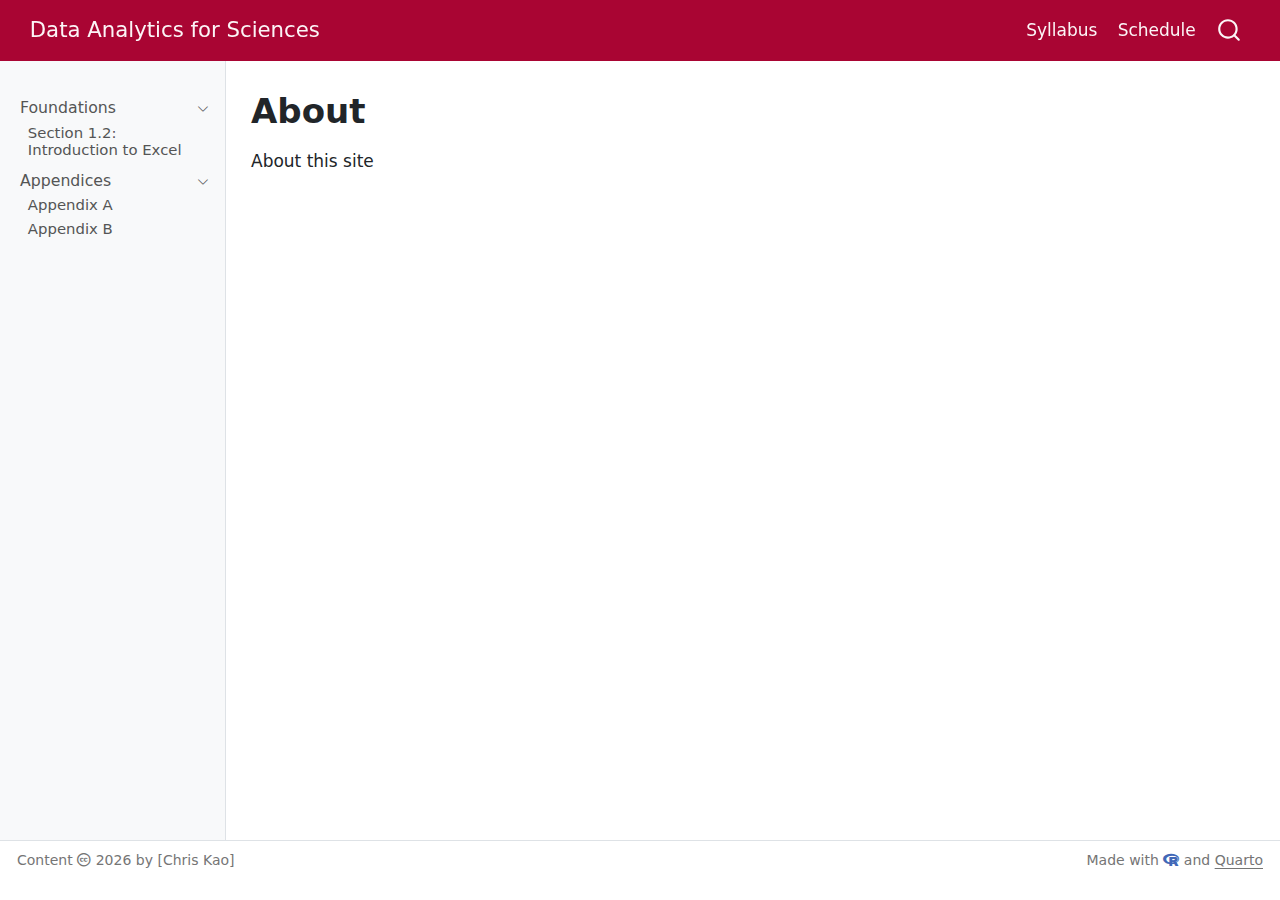
<file: docs/about.html>
<!DOCTYPE html>
<html xmlns="http://www.w3.org/1999/xhtml" lang="en" xml:lang="en"><head>

<meta charset="utf-8">
<meta name="generator" content="quarto-1.8.27">

<meta name="viewport" content="width=device-width, initial-scale=1.0, user-scalable=yes">


<title>About – Data Analytics for Sciences</title>
<style>
code{white-space: pre-wrap;}
span.smallcaps{font-variant: small-caps;}
div.columns{display: flex; gap: min(4vw, 1.5em);}
div.column{flex: auto; overflow-x: auto;}
div.hanging-indent{margin-left: 1.5em; text-indent: -1.5em;}
ul.task-list{list-style: none;}
ul.task-list li input[type="checkbox"] {
  width: 0.8em;
  margin: 0 0.8em 0.2em -1em; /* quarto-specific, see https://github.com/quarto-dev/quarto-cli/issues/4556 */ 
  vertical-align: middle;
}
</style>


<script src="site_libs/quarto-nav/quarto-nav.js"></script>
<script src="site_libs/clipboard/clipboard.min.js"></script>
<script src="site_libs/quarto-search/autocomplete.umd.js"></script>
<script src="site_libs/quarto-search/fuse.min.js"></script>
<script src="site_libs/quarto-search/quarto-search.js"></script>
<meta name="quarto:offset" content="./">
<script src="site_libs/quarto-html/quarto.js" type="module"></script>
<script src="site_libs/quarto-html/tabsets/tabsets.js" type="module"></script>
<script src="site_libs/quarto-html/axe/axe-check.js" type="module"></script>
<script src="site_libs/quarto-html/popper.min.js"></script>
<script src="site_libs/quarto-html/tippy.umd.min.js"></script>
<script src="site_libs/quarto-html/anchor.min.js"></script>
<link href="site_libs/quarto-html/tippy.css" rel="stylesheet">
<link href="site_libs/quarto-html/quarto-syntax-highlighting-ed96de9b727972fe78a7b5d16c58bf87.css" rel="stylesheet" id="quarto-text-highlighting-styles">
<script src="site_libs/bootstrap/bootstrap.min.js"></script>
<link href="site_libs/bootstrap/bootstrap-icons.css" rel="stylesheet">
<link href="site_libs/bootstrap/bootstrap-52cedab7993efe0cb339896c0739b1d1.min.css" rel="stylesheet" append-hash="true" id="quarto-bootstrap" data-mode="light">
<link href="site_libs/quarto-contrib/fontawesome6-6.7.2/all.min.css" rel="stylesheet">
<link href="site_libs/quarto-contrib/fontawesome6-6.7.2/latex-fontsize.css" rel="stylesheet">
<script id="quarto-search-options" type="application/json">{
  "location": "navbar",
  "copy-button": false,
  "collapse-after": 3,
  "panel-placement": "end",
  "type": "overlay",
  "limit": 50,
  "keyboard-shortcut": [
    "f",
    "/",
    "s"
  ],
  "show-item-context": false,
  "language": {
    "search-no-results-text": "No results",
    "search-matching-documents-text": "matching documents",
    "search-copy-link-title": "Copy link to search",
    "search-hide-matches-text": "Hide additional matches",
    "search-more-match-text": "more match in this document",
    "search-more-matches-text": "more matches in this document",
    "search-clear-button-title": "Clear",
    "search-text-placeholder": "",
    "search-detached-cancel-button-title": "Cancel",
    "search-submit-button-title": "Submit",
    "search-label": "Search"
  }
}</script>


</head>

<body class="nav-sidebar docked nav-fixed fullcontent quarto-light">

<div id="quarto-search-results"></div>
  <header id="quarto-header" class="headroom fixed-top">
    <nav class="navbar navbar-expand-lg " data-bs-theme="dark">
      <div class="navbar-container container-fluid">
      <div class="navbar-brand-container mx-auto">
    <a class="navbar-brand" href="./index.html">
    <span class="navbar-title">Data Analytics for Sciences</span>
    </a>
  </div>
            <div id="quarto-search" class="" title="Search"></div>
          <button class="navbar-toggler" type="button" data-bs-toggle="collapse" data-bs-target="#navbarCollapse" aria-controls="navbarCollapse" role="menu" aria-expanded="false" aria-label="Toggle navigation" onclick="if (window.quartoToggleHeadroom) { window.quartoToggleHeadroom(); }">
  <span class="navbar-toggler-icon"></span>
</button>
          <div class="collapse navbar-collapse" id="navbarCollapse">
            <ul class="navbar-nav navbar-nav-scroll ms-auto">
  <li class="nav-item">
    <a class="nav-link" href="./syllabus.html"> 
<span class="menu-text">Syllabus</span></a>
  </li>  
  <li class="nav-item">
    <a class="nav-link" href="./schedule.html"> 
<span class="menu-text">Schedule</span></a>
  </li>  
</ul>
          </div> <!-- /navcollapse -->
            <div class="quarto-navbar-tools">
</div>
      </div> <!-- /container-fluid -->
    </nav>
  <nav class="quarto-secondary-nav">
    <div class="container-fluid d-flex">
      <button type="button" class="quarto-btn-toggle btn" data-bs-toggle="collapse" role="button" data-bs-target=".quarto-sidebar-collapse-item" aria-controls="quarto-sidebar" aria-expanded="false" aria-label="Toggle sidebar navigation" onclick="if (window.quartoToggleHeadroom) { window.quartoToggleHeadroom(); }">
        <i class="bi bi-layout-text-sidebar-reverse"></i>
      </button>
        <nav class="quarto-page-breadcrumbs" aria-label="breadcrumb"><ol class="breadcrumb"><li class="breadcrumb-item">About</li></ol></nav>
        <a class="flex-grow-1" role="navigation" data-bs-toggle="collapse" data-bs-target=".quarto-sidebar-collapse-item" aria-controls="quarto-sidebar" aria-expanded="false" aria-label="Toggle sidebar navigation" onclick="if (window.quartoToggleHeadroom) { window.quartoToggleHeadroom(); }">      
        </a>
    </div>
  </nav>
</header>
<!-- content -->
<div id="quarto-content" class="quarto-container page-columns page-rows-contents page-layout-article page-navbar">
<!-- sidebar -->
  <nav id="quarto-sidebar" class="sidebar collapse collapse-horizontal quarto-sidebar-collapse-item sidebar-navigation docked overflow-auto">
    <div class="sidebar-menu-container"> 
    <ul class="list-unstyled mt-1">
        <li class="sidebar-item sidebar-item-section">
      <div class="sidebar-item-container"> 
            <a class="sidebar-item-text sidebar-link text-start" data-bs-toggle="collapse" data-bs-target="#quarto-sidebar-section-1" role="navigation" aria-expanded="true">
 <span class="menu-text">Foundations</span></a>
          <a class="sidebar-item-toggle text-start" data-bs-toggle="collapse" data-bs-target="#quarto-sidebar-section-1" role="navigation" aria-expanded="true" aria-label="Toggle section">
            <i class="bi bi-chevron-right ms-2"></i>
          </a> 
      </div>
      <ul id="quarto-sidebar-section-1" class="collapse list-unstyled sidebar-section depth1 show">  
          <li class="sidebar-item">
  <div class="sidebar-item-container"> 
  <a href="./content/section_0102.html" class="sidebar-item-text sidebar-link">
 <span class="menu-text">Section 1.2: Introduction to Excel</span></a>
  </div>
</li>
      </ul>
  </li>
        <li class="sidebar-item sidebar-item-section">
      <div class="sidebar-item-container"> 
            <a class="sidebar-item-text sidebar-link text-start" data-bs-toggle="collapse" data-bs-target="#quarto-sidebar-section-2" role="navigation" aria-expanded="true">
 <span class="menu-text">Appendices</span></a>
          <a class="sidebar-item-toggle text-start" data-bs-toggle="collapse" data-bs-target="#quarto-sidebar-section-2" role="navigation" aria-expanded="true" aria-label="Toggle section">
            <i class="bi bi-chevron-right ms-2"></i>
          </a> 
      </div>
      <ul id="quarto-sidebar-section-2" class="collapse list-unstyled sidebar-section depth1 show">  
          <li class="sidebar-item">
  <div class="sidebar-item-container"> 
  <a href="./content/appendix_A.html" class="sidebar-item-text sidebar-link">
 <span class="menu-text">Appendix A</span></a>
  </div>
</li>
          <li class="sidebar-item">
  <div class="sidebar-item-container"> 
  <a href="./content/appendix_B.html" class="sidebar-item-text sidebar-link">
 <span class="menu-text">Appendix B</span></a>
  </div>
</li>
      </ul>
  </li>
    </ul>
    </div>
</nav>
<div id="quarto-sidebar-glass" class="quarto-sidebar-collapse-item" data-bs-toggle="collapse" data-bs-target=".quarto-sidebar-collapse-item"></div>
<!-- margin-sidebar -->
    
<!-- main -->
<main class="content" id="quarto-document-content">

<header id="title-block-header" class="quarto-title-block default">
<div class="quarto-title">
<h1 class="title">About</h1>
</div>



<div class="quarto-title-meta">

    
  
    
  </div>
  


</header>


<p>About this site</p>



</main> <!-- /main -->
<script id="quarto-html-after-body" type="application/javascript">
  window.document.addEventListener("DOMContentLoaded", function (event) {
    const icon = "";
    const anchorJS = new window.AnchorJS();
    anchorJS.options = {
      placement: 'right',
      icon: icon
    };
    anchorJS.add('.anchored');
    const isCodeAnnotation = (el) => {
      for (const clz of el.classList) {
        if (clz.startsWith('code-annotation-')) {                     
          return true;
        }
      }
      return false;
    }
    const onCopySuccess = function(e) {
      // button target
      const button = e.trigger;
      // don't keep focus
      button.blur();
      // flash "checked"
      button.classList.add('code-copy-button-checked');
      var currentTitle = button.getAttribute("title");
      button.setAttribute("title", "Copied!");
      let tooltip;
      if (window.bootstrap) {
        button.setAttribute("data-bs-toggle", "tooltip");
        button.setAttribute("data-bs-placement", "left");
        button.setAttribute("data-bs-title", "Copied!");
        tooltip = new bootstrap.Tooltip(button, 
          { trigger: "manual", 
            customClass: "code-copy-button-tooltip",
            offset: [0, -8]});
        tooltip.show();    
      }
      setTimeout(function() {
        if (tooltip) {
          tooltip.hide();
          button.removeAttribute("data-bs-title");
          button.removeAttribute("data-bs-toggle");
          button.removeAttribute("data-bs-placement");
        }
        button.setAttribute("title", currentTitle);
        button.classList.remove('code-copy-button-checked');
      }, 1000);
      // clear code selection
      e.clearSelection();
    }
    const getTextToCopy = function(trigger) {
      const outerScaffold = trigger.parentElement.cloneNode(true);
      const codeEl = outerScaffold.querySelector('code');
      for (const childEl of codeEl.children) {
        if (isCodeAnnotation(childEl)) {
          childEl.remove();
        }
      }
      return codeEl.innerText;
    }
    const clipboard = new window.ClipboardJS('.code-copy-button:not([data-in-quarto-modal])', {
      text: getTextToCopy
    });
    clipboard.on('success', onCopySuccess);
    if (window.document.getElementById('quarto-embedded-source-code-modal')) {
      const clipboardModal = new window.ClipboardJS('.code-copy-button[data-in-quarto-modal]', {
        text: getTextToCopy,
        container: window.document.getElementById('quarto-embedded-source-code-modal')
      });
      clipboardModal.on('success', onCopySuccess);
    }
      var localhostRegex = new RegExp(/^(?:http|https):\/\/localhost\:?[0-9]*\//);
      var mailtoRegex = new RegExp(/^mailto:/);
        var filterRegex = new RegExp("https:\/\/ckaoxvii\.github\.io\/CIS-351-Data-Analytics-for-Sciences\/");
      var isInternal = (href) => {
          return filterRegex.test(href) || localhostRegex.test(href) || mailtoRegex.test(href);
      }
      // Inspect non-navigation links and adorn them if external
     var links = window.document.querySelectorAll('a[href]:not(.nav-link):not(.navbar-brand):not(.toc-action):not(.sidebar-link):not(.sidebar-item-toggle):not(.pagination-link):not(.no-external):not([aria-hidden]):not(.dropdown-item):not(.quarto-navigation-tool):not(.about-link)');
      for (var i=0; i<links.length; i++) {
        const link = links[i];
        if (!isInternal(link.href)) {
          // undo the damage that might have been done by quarto-nav.js in the case of
          // links that we want to consider external
          if (link.dataset.originalHref !== undefined) {
            link.href = link.dataset.originalHref;
          }
        }
      }
    function tippyHover(el, contentFn, onTriggerFn, onUntriggerFn) {
      const config = {
        allowHTML: true,
        maxWidth: 500,
        delay: 100,
        arrow: false,
        appendTo: function(el) {
            return el.parentElement;
        },
        interactive: true,
        interactiveBorder: 10,
        theme: 'quarto',
        placement: 'bottom-start',
      };
      if (contentFn) {
        config.content = contentFn;
      }
      if (onTriggerFn) {
        config.onTrigger = onTriggerFn;
      }
      if (onUntriggerFn) {
        config.onUntrigger = onUntriggerFn;
      }
      window.tippy(el, config); 
    }
    const noterefs = window.document.querySelectorAll('a[role="doc-noteref"]');
    for (var i=0; i<noterefs.length; i++) {
      const ref = noterefs[i];
      tippyHover(ref, function() {
        // use id or data attribute instead here
        let href = ref.getAttribute('data-footnote-href') || ref.getAttribute('href');
        try { href = new URL(href).hash; } catch {}
        const id = href.replace(/^#\/?/, "");
        const note = window.document.getElementById(id);
        if (note) {
          return note.innerHTML;
        } else {
          return "";
        }
      });
    }
    const xrefs = window.document.querySelectorAll('a.quarto-xref');
    const processXRef = (id, note) => {
      // Strip column container classes
      const stripColumnClz = (el) => {
        el.classList.remove("page-full", "page-columns");
        if (el.children) {
          for (const child of el.children) {
            stripColumnClz(child);
          }
        }
      }
      stripColumnClz(note)
      if (id === null || id.startsWith('sec-')) {
        // Special case sections, only their first couple elements
        const container = document.createElement("div");
        if (note.children && note.children.length > 2) {
          container.appendChild(note.children[0].cloneNode(true));
          for (let i = 1; i < note.children.length; i++) {
            const child = note.children[i];
            if (child.tagName === "P" && child.innerText === "") {
              continue;
            } else {
              container.appendChild(child.cloneNode(true));
              break;
            }
          }
          if (window.Quarto?.typesetMath) {
            window.Quarto.typesetMath(container);
          }
          return container.innerHTML
        } else {
          if (window.Quarto?.typesetMath) {
            window.Quarto.typesetMath(note);
          }
          return note.innerHTML;
        }
      } else {
        // Remove any anchor links if they are present
        const anchorLink = note.querySelector('a.anchorjs-link');
        if (anchorLink) {
          anchorLink.remove();
        }
        if (window.Quarto?.typesetMath) {
          window.Quarto.typesetMath(note);
        }
        if (note.classList.contains("callout")) {
          return note.outerHTML;
        } else {
          return note.innerHTML;
        }
      }
    }
    for (var i=0; i<xrefs.length; i++) {
      const xref = xrefs[i];
      tippyHover(xref, undefined, function(instance) {
        instance.disable();
        let url = xref.getAttribute('href');
        let hash = undefined; 
        if (url.startsWith('#')) {
          hash = url;
        } else {
          try { hash = new URL(url).hash; } catch {}
        }
        if (hash) {
          const id = hash.replace(/^#\/?/, "");
          const note = window.document.getElementById(id);
          if (note !== null) {
            try {
              const html = processXRef(id, note.cloneNode(true));
              instance.setContent(html);
            } finally {
              instance.enable();
              instance.show();
            }
          } else {
            // See if we can fetch this
            fetch(url.split('#')[0])
            .then(res => res.text())
            .then(html => {
              const parser = new DOMParser();
              const htmlDoc = parser.parseFromString(html, "text/html");
              const note = htmlDoc.getElementById(id);
              if (note !== null) {
                const html = processXRef(id, note);
                instance.setContent(html);
              } 
            }).finally(() => {
              instance.enable();
              instance.show();
            });
          }
        } else {
          // See if we can fetch a full url (with no hash to target)
          // This is a special case and we should probably do some content thinning / targeting
          fetch(url)
          .then(res => res.text())
          .then(html => {
            const parser = new DOMParser();
            const htmlDoc = parser.parseFromString(html, "text/html");
            const note = htmlDoc.querySelector('main.content');
            if (note !== null) {
              // This should only happen for chapter cross references
              // (since there is no id in the URL)
              // remove the first header
              if (note.children.length > 0 && note.children[0].tagName === "HEADER") {
                note.children[0].remove();
              }
              const html = processXRef(null, note);
              instance.setContent(html);
            } 
          }).finally(() => {
            instance.enable();
            instance.show();
          });
        }
      }, function(instance) {
      });
    }
        let selectedAnnoteEl;
        const selectorForAnnotation = ( cell, annotation) => {
          let cellAttr = 'data-code-cell="' + cell + '"';
          let lineAttr = 'data-code-annotation="' +  annotation + '"';
          const selector = 'span[' + cellAttr + '][' + lineAttr + ']';
          return selector;
        }
        const selectCodeLines = (annoteEl) => {
          const doc = window.document;
          const targetCell = annoteEl.getAttribute("data-target-cell");
          const targetAnnotation = annoteEl.getAttribute("data-target-annotation");
          const annoteSpan = window.document.querySelector(selectorForAnnotation(targetCell, targetAnnotation));
          const lines = annoteSpan.getAttribute("data-code-lines").split(",");
          const lineIds = lines.map((line) => {
            return targetCell + "-" + line;
          })
          let top = null;
          let height = null;
          let parent = null;
          if (lineIds.length > 0) {
              //compute the position of the single el (top and bottom and make a div)
              const el = window.document.getElementById(lineIds[0]);
              top = el.offsetTop;
              height = el.offsetHeight;
              parent = el.parentElement.parentElement;
            if (lineIds.length > 1) {
              const lastEl = window.document.getElementById(lineIds[lineIds.length - 1]);
              const bottom = lastEl.offsetTop + lastEl.offsetHeight;
              height = bottom - top;
            }
            if (top !== null && height !== null && parent !== null) {
              // cook up a div (if necessary) and position it 
              let div = window.document.getElementById("code-annotation-line-highlight");
              if (div === null) {
                div = window.document.createElement("div");
                div.setAttribute("id", "code-annotation-line-highlight");
                div.style.position = 'absolute';
                parent.appendChild(div);
              }
              div.style.top = top - 2 + "px";
              div.style.height = height + 4 + "px";
              div.style.left = 0;
              let gutterDiv = window.document.getElementById("code-annotation-line-highlight-gutter");
              if (gutterDiv === null) {
                gutterDiv = window.document.createElement("div");
                gutterDiv.setAttribute("id", "code-annotation-line-highlight-gutter");
                gutterDiv.style.position = 'absolute';
                const codeCell = window.document.getElementById(targetCell);
                const gutter = codeCell.querySelector('.code-annotation-gutter');
                gutter.appendChild(gutterDiv);
              }
              gutterDiv.style.top = top - 2 + "px";
              gutterDiv.style.height = height + 4 + "px";
            }
            selectedAnnoteEl = annoteEl;
          }
        };
        const unselectCodeLines = () => {
          const elementsIds = ["code-annotation-line-highlight", "code-annotation-line-highlight-gutter"];
          elementsIds.forEach((elId) => {
            const div = window.document.getElementById(elId);
            if (div) {
              div.remove();
            }
          });
          selectedAnnoteEl = undefined;
        };
          // Handle positioning of the toggle
      window.addEventListener(
        "resize",
        throttle(() => {
          elRect = undefined;
          if (selectedAnnoteEl) {
            selectCodeLines(selectedAnnoteEl);
          }
        }, 10)
      );
      function throttle(fn, ms) {
      let throttle = false;
      let timer;
        return (...args) => {
          if(!throttle) { // first call gets through
              fn.apply(this, args);
              throttle = true;
          } else { // all the others get throttled
              if(timer) clearTimeout(timer); // cancel #2
              timer = setTimeout(() => {
                fn.apply(this, args);
                timer = throttle = false;
              }, ms);
          }
        };
      }
        // Attach click handler to the DT
        const annoteDls = window.document.querySelectorAll('dt[data-target-cell]');
        for (const annoteDlNode of annoteDls) {
          annoteDlNode.addEventListener('click', (event) => {
            const clickedEl = event.target;
            if (clickedEl !== selectedAnnoteEl) {
              unselectCodeLines();
              const activeEl = window.document.querySelector('dt[data-target-cell].code-annotation-active');
              if (activeEl) {
                activeEl.classList.remove('code-annotation-active');
              }
              selectCodeLines(clickedEl);
              clickedEl.classList.add('code-annotation-active');
            } else {
              // Unselect the line
              unselectCodeLines();
              clickedEl.classList.remove('code-annotation-active');
            }
          });
        }
    const findCites = (el) => {
      const parentEl = el.parentElement;
      if (parentEl) {
        const cites = parentEl.dataset.cites;
        if (cites) {
          return {
            el,
            cites: cites.split(' ')
          };
        } else {
          return findCites(el.parentElement)
        }
      } else {
        return undefined;
      }
    };
    var bibliorefs = window.document.querySelectorAll('a[role="doc-biblioref"]');
    for (var i=0; i<bibliorefs.length; i++) {
      const ref = bibliorefs[i];
      const citeInfo = findCites(ref);
      if (citeInfo) {
        tippyHover(citeInfo.el, function() {
          var popup = window.document.createElement('div');
          citeInfo.cites.forEach(function(cite) {
            var citeDiv = window.document.createElement('div');
            citeDiv.classList.add('hanging-indent');
            citeDiv.classList.add('csl-entry');
            var biblioDiv = window.document.getElementById('ref-' + cite);
            if (biblioDiv) {
              citeDiv.innerHTML = biblioDiv.innerHTML;
            }
            popup.appendChild(citeDiv);
          });
          return popup.innerHTML;
        });
      }
    }
  });
  </script>
</div> <!-- /content -->
<footer class="footer">
  <div class="nav-footer">
    <div class="nav-footer-left">
<p>Content <i class="fa-brands fa-creative-commons" aria-label="creative-commons"></i> 2026 by [Chris Kao]</p>
</div>   
    <div class="nav-footer-center">
      &nbsp;
    </div>
    <div class="nav-footer-right">
<p>Made with <span style="color:#4168b7"><i class="fa-brands fa-r-project" aria-label="r-project"></i></span> and <a href="https://quarto.org/">Quarto</a></p>
</div>
  </div>
</footer>




</body></html>
</file>
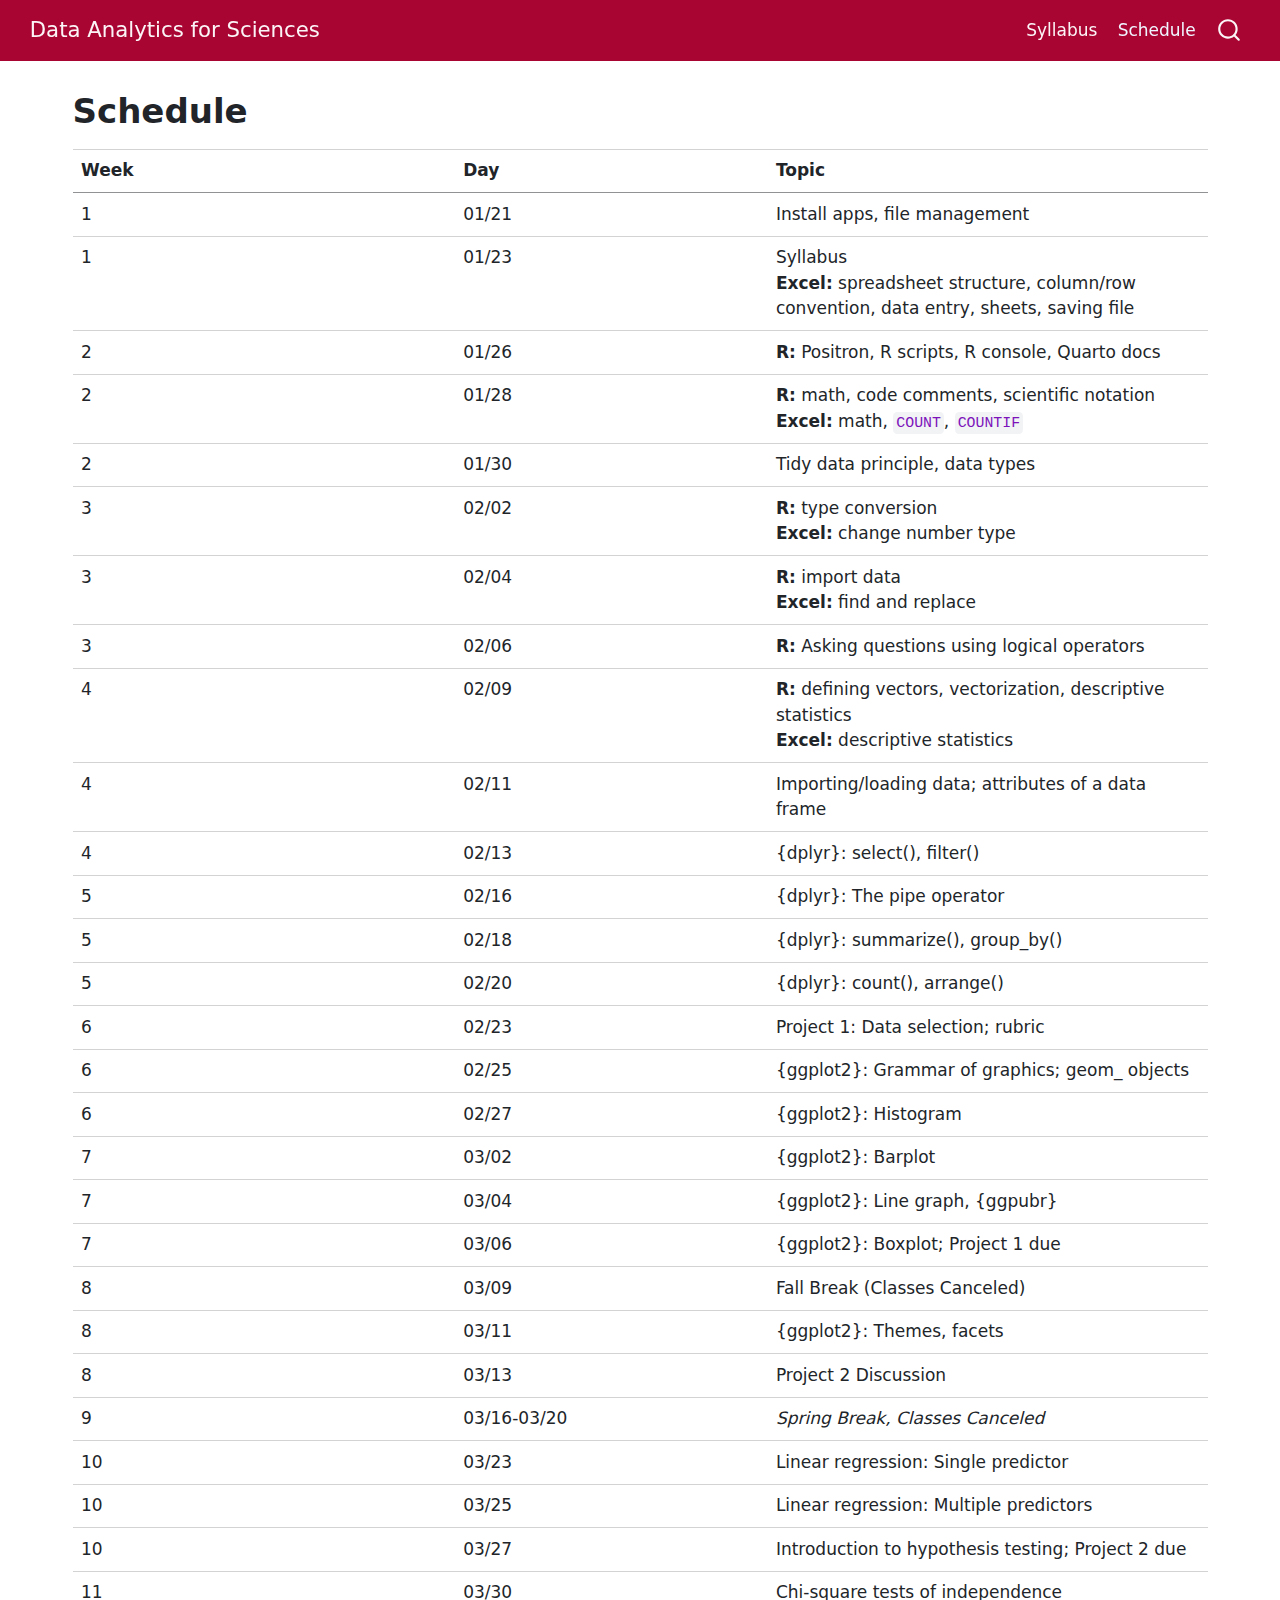
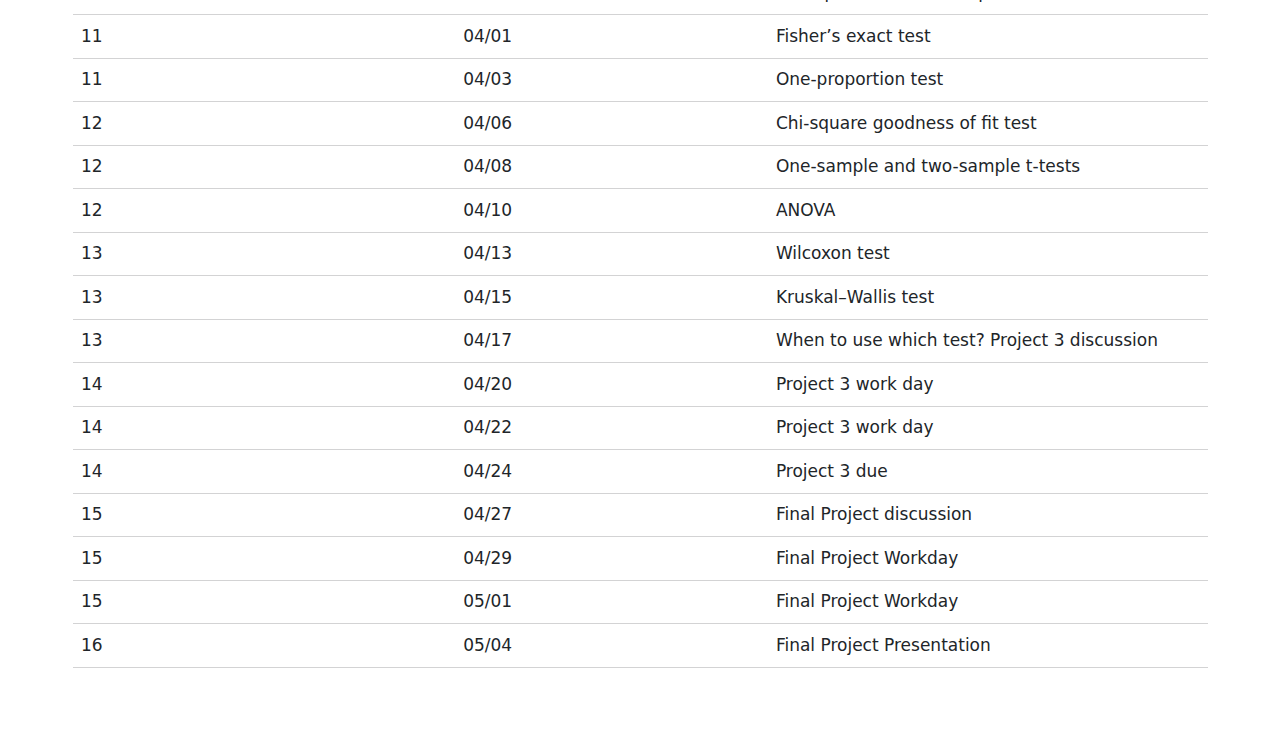
<file: docs/schedule.html>
<!DOCTYPE html>
<html xmlns="http://www.w3.org/1999/xhtml" lang="en" xml:lang="en"><head>

<meta charset="utf-8">
<meta name="generator" content="quarto-1.8.27">

<meta name="viewport" content="width=device-width, initial-scale=1.0, user-scalable=yes">


<title>Schedule – Data Analytics for Sciences</title>
<style>
code{white-space: pre-wrap;}
span.smallcaps{font-variant: small-caps;}
div.columns{display: flex; gap: min(4vw, 1.5em);}
div.column{flex: auto; overflow-x: auto;}
div.hanging-indent{margin-left: 1.5em; text-indent: -1.5em;}
ul.task-list{list-style: none;}
ul.task-list li input[type="checkbox"] {
  width: 0.8em;
  margin: 0 0.8em 0.2em -1em; /* quarto-specific, see https://github.com/quarto-dev/quarto-cli/issues/4556 */ 
  vertical-align: middle;
}
</style>


<script src="site_libs/quarto-nav/quarto-nav.js"></script>
<script src="site_libs/clipboard/clipboard.min.js"></script>
<script src="site_libs/quarto-search/autocomplete.umd.js"></script>
<script src="site_libs/quarto-search/fuse.min.js"></script>
<script src="site_libs/quarto-search/quarto-search.js"></script>
<meta name="quarto:offset" content="./">
<script src="site_libs/quarto-html/quarto.js" type="module"></script>
<script src="site_libs/quarto-html/tabsets/tabsets.js" type="module"></script>
<script src="site_libs/quarto-html/axe/axe-check.js" type="module"></script>
<script src="site_libs/quarto-html/popper.min.js"></script>
<script src="site_libs/quarto-html/tippy.umd.min.js"></script>
<script src="site_libs/quarto-html/anchor.min.js"></script>
<link href="site_libs/quarto-html/tippy.css" rel="stylesheet">
<link href="site_libs/quarto-html/quarto-syntax-highlighting-ed96de9b727972fe78a7b5d16c58bf87.css" rel="stylesheet" id="quarto-text-highlighting-styles">
<script src="site_libs/bootstrap/bootstrap.min.js"></script>
<link href="site_libs/bootstrap/bootstrap-icons.css" rel="stylesheet">
<link href="site_libs/bootstrap/bootstrap-481740e19a9691b0dacce43b23c906e1.min.css" rel="stylesheet" append-hash="true" id="quarto-bootstrap" data-mode="light">
<script id="quarto-search-options" type="application/json">{
  "location": "navbar",
  "copy-button": false,
  "collapse-after": 3,
  "panel-placement": "end",
  "type": "overlay",
  "limit": 50,
  "keyboard-shortcut": [
    "f",
    "/",
    "s"
  ],
  "show-item-context": false,
  "language": {
    "search-no-results-text": "No results",
    "search-matching-documents-text": "matching documents",
    "search-copy-link-title": "Copy link to search",
    "search-hide-matches-text": "Hide additional matches",
    "search-more-match-text": "more match in this document",
    "search-more-matches-text": "more matches in this document",
    "search-clear-button-title": "Clear",
    "search-text-placeholder": "",
    "search-detached-cancel-button-title": "Cancel",
    "search-submit-button-title": "Submit",
    "search-label": "Search"
  }
}</script>


</head>

<body class="nav-fixed quarto-light">

<div id="quarto-search-results"></div>
  <header id="quarto-header" class="headroom fixed-top">
    <nav class="navbar navbar-expand-lg " data-bs-theme="dark">
      <div class="navbar-container container-fluid">
      <div class="navbar-brand-container mx-auto">
    <a class="navbar-brand" href="./index.html">
    <span class="navbar-title">Data Analytics for Sciences</span>
    </a>
  </div>
            <div id="quarto-search" class="" title="Search"></div>
          <button class="navbar-toggler" type="button" data-bs-toggle="collapse" data-bs-target="#navbarCollapse" aria-controls="navbarCollapse" role="menu" aria-expanded="false" aria-label="Toggle navigation" onclick="if (window.quartoToggleHeadroom) { window.quartoToggleHeadroom(); }">
  <span class="navbar-toggler-icon"></span>
</button>
          <div class="collapse navbar-collapse" id="navbarCollapse">
            <ul class="navbar-nav navbar-nav-scroll ms-auto">
  <li class="nav-item">
    <a class="nav-link" href="./syllabus.html"> 
<span class="menu-text">Syllabus</span></a>
  </li>  
  <li class="nav-item">
    <a class="nav-link active" href="./schedule.html" aria-current="page"> 
<span class="menu-text">Schedule</span></a>
  </li>  
</ul>
          </div> <!-- /navcollapse -->
            <div class="quarto-navbar-tools">
</div>
      </div> <!-- /container-fluid -->
    </nav>
</header>
<!-- content -->
<div id="quarto-content" class="quarto-container page-columns page-rows-contents page-layout-full page-navbar">
<!-- sidebar -->
<!-- margin-sidebar -->
    
<!-- main -->
<main class="content column-page" id="quarto-document-content">

<header id="title-block-header" class="quarto-title-block default">
<div class="quarto-title">
<h1 class="title">Schedule</h1>
</div>



<div class="quarto-title-meta column-page">

    
  
    
  </div>
  


</header>


<table class="caption-top table">
<colgroup>
<col style="width: 33%">
<col style="width: 27%">
<col style="width: 38%">
</colgroup>
<thead>
<tr class="header">
<th>Week</th>
<th>Day</th>
<th>Topic</th>
</tr>
</thead>
<tbody>
<tr class="odd">
<td>1</td>
<td>01/21</td>
<td>Install apps, file management</td>
</tr>
<tr class="even">
<td>1</td>
<td>01/23</td>
<td>Syllabus<br><strong>Excel:</strong> spreadsheet structure, column/row convention, data entry, sheets, saving file</td>
</tr>
<tr class="odd">
<td>2</td>
<td>01/26</td>
<td><strong>R:</strong> Positron, R scripts, R console, Quarto docs</td>
</tr>
<tr class="even">
<td>2</td>
<td>01/28</td>
<td><strong>R:</strong> math, code comments, scientific notation<br><strong>Excel:</strong> math, <code>COUNT</code>, <code>COUNTIF</code></td>
</tr>
<tr class="odd">
<td>2</td>
<td>01/30</td>
<td>Tidy data principle, data types</td>
</tr>
<tr class="even">
<td>3</td>
<td>02/02</td>
<td><strong>R:</strong> type conversion<br><strong>Excel:</strong> change number type</td>
</tr>
<tr class="odd">
<td>3</td>
<td>02/04</td>
<td><strong>R:</strong> import data<br><strong>Excel:</strong> find and replace</td>
</tr>
<tr class="even">
<td>3</td>
<td>02/06</td>
<td><strong>R:</strong> Asking questions using logical operators</td>
</tr>
<tr class="odd">
<td>4</td>
<td>02/09</td>
<td><strong>R:</strong> defining vectors, vectorization, descriptive statistics<br><strong>Excel:</strong> descriptive statistics</td>
</tr>
<tr class="even">
<td>4</td>
<td>02/11</td>
<td>Importing/loading data; attributes of a data frame</td>
</tr>
<tr class="odd">
<td>4</td>
<td>02/13</td>
<td>{dplyr}: select(), filter()</td>
</tr>
<tr class="even">
<td>5</td>
<td>02/16</td>
<td>{dplyr}: The pipe operator</td>
</tr>
<tr class="odd">
<td>5</td>
<td>02/18</td>
<td>{dplyr}: summarize(), group_by()</td>
</tr>
<tr class="even">
<td>5</td>
<td>02/20</td>
<td>{dplyr}: count(), arrange()</td>
</tr>
<tr class="odd">
<td>6</td>
<td>02/23</td>
<td>Project 1: Data selection; rubric</td>
</tr>
<tr class="even">
<td>6</td>
<td>02/25</td>
<td>{ggplot2}: Grammar of graphics; geom_ objects</td>
</tr>
<tr class="odd">
<td>6</td>
<td>02/27</td>
<td>{ggplot2}: Histogram</td>
</tr>
<tr class="even">
<td>7</td>
<td>03/02</td>
<td>{ggplot2}: Barplot</td>
</tr>
<tr class="odd">
<td>7</td>
<td>03/04</td>
<td>{ggplot2}: Line graph, {ggpubr}</td>
</tr>
<tr class="even">
<td>7</td>
<td>03/06</td>
<td>{ggplot2}: Boxplot; Project 1 due</td>
</tr>
<tr class="odd">
<td>8</td>
<td>03/09</td>
<td>Fall Break (Classes Canceled)</td>
</tr>
<tr class="even">
<td>8</td>
<td>03/11</td>
<td>{ggplot2}: Themes, facets</td>
</tr>
<tr class="odd">
<td>8</td>
<td>03/13</td>
<td>Project 2 Discussion</td>
</tr>
<tr class="even">
<td>9</td>
<td>03/16-03/20</td>
<td><em>Spring Break, Classes Canceled</em></td>
</tr>
<tr class="odd">
<td>10</td>
<td>03/23</td>
<td>Linear regression: Single predictor</td>
</tr>
<tr class="even">
<td>10</td>
<td>03/25</td>
<td>Linear regression: Multiple predictors</td>
</tr>
<tr class="odd">
<td>10</td>
<td>03/27</td>
<td>Introduction to hypothesis testing; Project 2 due</td>
</tr>
<tr class="even">
<td>11</td>
<td>03/30</td>
<td>Chi-square tests of independence</td>
</tr>
<tr class="odd">
<td>11</td>
<td>04/01</td>
<td>Fisher’s exact test</td>
</tr>
<tr class="even">
<td>11</td>
<td>04/03</td>
<td>One-proportion test</td>
</tr>
<tr class="odd">
<td>12</td>
<td>04/06</td>
<td>Chi-square goodness of fit test</td>
</tr>
<tr class="even">
<td>12</td>
<td>04/08</td>
<td>One-sample and two-sample t-tests</td>
</tr>
<tr class="odd">
<td>12</td>
<td>04/10</td>
<td>ANOVA</td>
</tr>
<tr class="even">
<td>13</td>
<td>04/13</td>
<td>Wilcoxon test</td>
</tr>
<tr class="odd">
<td>13</td>
<td>04/15</td>
<td>Kruskal–Wallis test</td>
</tr>
<tr class="even">
<td>13</td>
<td>04/17</td>
<td>When to use which test? Project 3 discussion</td>
</tr>
<tr class="odd">
<td>14</td>
<td>04/20</td>
<td>Project 3 work day</td>
</tr>
<tr class="even">
<td>14</td>
<td>04/22</td>
<td>Project 3 work day</td>
</tr>
<tr class="odd">
<td>14</td>
<td>04/24</td>
<td>Project 3 due</td>
</tr>
<tr class="even">
<td>15</td>
<td>04/27</td>
<td>Final Project discussion</td>
</tr>
<tr class="odd">
<td>15</td>
<td>04/29</td>
<td>Final Project Workday</td>
</tr>
<tr class="even">
<td>15</td>
<td>05/01</td>
<td>Final Project Workday</td>
</tr>
<tr class="odd">
<td>16</td>
<td>05/04</td>
<td>Final Project Presentation</td>
</tr>
</tbody>
</table>



</main> <!-- /main -->
<script id="quarto-html-after-body" type="application/javascript">
  window.document.addEventListener("DOMContentLoaded", function (event) {
    const icon = "";
    const anchorJS = new window.AnchorJS();
    anchorJS.options = {
      placement: 'right',
      icon: icon
    };
    anchorJS.add('.anchored');
    const isCodeAnnotation = (el) => {
      for (const clz of el.classList) {
        if (clz.startsWith('code-annotation-')) {                     
          return true;
        }
      }
      return false;
    }
    const onCopySuccess = function(e) {
      // button target
      const button = e.trigger;
      // don't keep focus
      button.blur();
      // flash "checked"
      button.classList.add('code-copy-button-checked');
      var currentTitle = button.getAttribute("title");
      button.setAttribute("title", "Copied!");
      let tooltip;
      if (window.bootstrap) {
        button.setAttribute("data-bs-toggle", "tooltip");
        button.setAttribute("data-bs-placement", "left");
        button.setAttribute("data-bs-title", "Copied!");
        tooltip = new bootstrap.Tooltip(button, 
          { trigger: "manual", 
            customClass: "code-copy-button-tooltip",
            offset: [0, -8]});
        tooltip.show();    
      }
      setTimeout(function() {
        if (tooltip) {
          tooltip.hide();
          button.removeAttribute("data-bs-title");
          button.removeAttribute("data-bs-toggle");
          button.removeAttribute("data-bs-placement");
        }
        button.setAttribute("title", currentTitle);
        button.classList.remove('code-copy-button-checked');
      }, 1000);
      // clear code selection
      e.clearSelection();
    }
    const getTextToCopy = function(trigger) {
      const outerScaffold = trigger.parentElement.cloneNode(true);
      const codeEl = outerScaffold.querySelector('code');
      for (const childEl of codeEl.children) {
        if (isCodeAnnotation(childEl)) {
          childEl.remove();
        }
      }
      return codeEl.innerText;
    }
    const clipboard = new window.ClipboardJS('.code-copy-button:not([data-in-quarto-modal])', {
      text: getTextToCopy
    });
    clipboard.on('success', onCopySuccess);
    if (window.document.getElementById('quarto-embedded-source-code-modal')) {
      const clipboardModal = new window.ClipboardJS('.code-copy-button[data-in-quarto-modal]', {
        text: getTextToCopy,
        container: window.document.getElementById('quarto-embedded-source-code-modal')
      });
      clipboardModal.on('success', onCopySuccess);
    }
      var localhostRegex = new RegExp(/^(?:http|https):\/\/localhost\:?[0-9]*\//);
      var mailtoRegex = new RegExp(/^mailto:/);
        var filterRegex = new RegExp("https:\/\/ckaoxvii\.github\.io\/CIS-351-Data-Analytics-for-Sciences\/");
      var isInternal = (href) => {
          return filterRegex.test(href) || localhostRegex.test(href) || mailtoRegex.test(href);
      }
      // Inspect non-navigation links and adorn them if external
     var links = window.document.querySelectorAll('a[href]:not(.nav-link):not(.navbar-brand):not(.toc-action):not(.sidebar-link):not(.sidebar-item-toggle):not(.pagination-link):not(.no-external):not([aria-hidden]):not(.dropdown-item):not(.quarto-navigation-tool):not(.about-link)');
      for (var i=0; i<links.length; i++) {
        const link = links[i];
        if (!isInternal(link.href)) {
          // undo the damage that might have been done by quarto-nav.js in the case of
          // links that we want to consider external
          if (link.dataset.originalHref !== undefined) {
            link.href = link.dataset.originalHref;
          }
        }
      }
    function tippyHover(el, contentFn, onTriggerFn, onUntriggerFn) {
      const config = {
        allowHTML: true,
        maxWidth: 500,
        delay: 100,
        arrow: false,
        appendTo: function(el) {
            return el.parentElement;
        },
        interactive: true,
        interactiveBorder: 10,
        theme: 'quarto',
        placement: 'bottom-start',
      };
      if (contentFn) {
        config.content = contentFn;
      }
      if (onTriggerFn) {
        config.onTrigger = onTriggerFn;
      }
      if (onUntriggerFn) {
        config.onUntrigger = onUntriggerFn;
      }
      window.tippy(el, config); 
    }
    const noterefs = window.document.querySelectorAll('a[role="doc-noteref"]');
    for (var i=0; i<noterefs.length; i++) {
      const ref = noterefs[i];
      tippyHover(ref, function() {
        // use id or data attribute instead here
        let href = ref.getAttribute('data-footnote-href') || ref.getAttribute('href');
        try { href = new URL(href).hash; } catch {}
        const id = href.replace(/^#\/?/, "");
        const note = window.document.getElementById(id);
        if (note) {
          return note.innerHTML;
        } else {
          return "";
        }
      });
    }
    const xrefs = window.document.querySelectorAll('a.quarto-xref');
    const processXRef = (id, note) => {
      // Strip column container classes
      const stripColumnClz = (el) => {
        el.classList.remove("page-full", "page-columns");
        if (el.children) {
          for (const child of el.children) {
            stripColumnClz(child);
          }
        }
      }
      stripColumnClz(note)
      if (id === null || id.startsWith('sec-')) {
        // Special case sections, only their first couple elements
        const container = document.createElement("div");
        if (note.children && note.children.length > 2) {
          container.appendChild(note.children[0].cloneNode(true));
          for (let i = 1; i < note.children.length; i++) {
            const child = note.children[i];
            if (child.tagName === "P" && child.innerText === "") {
              continue;
            } else {
              container.appendChild(child.cloneNode(true));
              break;
            }
          }
          if (window.Quarto?.typesetMath) {
            window.Quarto.typesetMath(container);
          }
          return container.innerHTML
        } else {
          if (window.Quarto?.typesetMath) {
            window.Quarto.typesetMath(note);
          }
          return note.innerHTML;
        }
      } else {
        // Remove any anchor links if they are present
        const anchorLink = note.querySelector('a.anchorjs-link');
        if (anchorLink) {
          anchorLink.remove();
        }
        if (window.Quarto?.typesetMath) {
          window.Quarto.typesetMath(note);
        }
        if (note.classList.contains("callout")) {
          return note.outerHTML;
        } else {
          return note.innerHTML;
        }
      }
    }
    for (var i=0; i<xrefs.length; i++) {
      const xref = xrefs[i];
      tippyHover(xref, undefined, function(instance) {
        instance.disable();
        let url = xref.getAttribute('href');
        let hash = undefined; 
        if (url.startsWith('#')) {
          hash = url;
        } else {
          try { hash = new URL(url).hash; } catch {}
        }
        if (hash) {
          const id = hash.replace(/^#\/?/, "");
          const note = window.document.getElementById(id);
          if (note !== null) {
            try {
              const html = processXRef(id, note.cloneNode(true));
              instance.setContent(html);
            } finally {
              instance.enable();
              instance.show();
            }
          } else {
            // See if we can fetch this
            fetch(url.split('#')[0])
            .then(res => res.text())
            .then(html => {
              const parser = new DOMParser();
              const htmlDoc = parser.parseFromString(html, "text/html");
              const note = htmlDoc.getElementById(id);
              if (note !== null) {
                const html = processXRef(id, note);
                instance.setContent(html);
              } 
            }).finally(() => {
              instance.enable();
              instance.show();
            });
          }
        } else {
          // See if we can fetch a full url (with no hash to target)
          // This is a special case and we should probably do some content thinning / targeting
          fetch(url)
          .then(res => res.text())
          .then(html => {
            const parser = new DOMParser();
            const htmlDoc = parser.parseFromString(html, "text/html");
            const note = htmlDoc.querySelector('main.content');
            if (note !== null) {
              // This should only happen for chapter cross references
              // (since there is no id in the URL)
              // remove the first header
              if (note.children.length > 0 && note.children[0].tagName === "HEADER") {
                note.children[0].remove();
              }
              const html = processXRef(null, note);
              instance.setContent(html);
            } 
          }).finally(() => {
            instance.enable();
            instance.show();
          });
        }
      }, function(instance) {
      });
    }
        let selectedAnnoteEl;
        const selectorForAnnotation = ( cell, annotation) => {
          let cellAttr = 'data-code-cell="' + cell + '"';
          let lineAttr = 'data-code-annotation="' +  annotation + '"';
          const selector = 'span[' + cellAttr + '][' + lineAttr + ']';
          return selector;
        }
        const selectCodeLines = (annoteEl) => {
          const doc = window.document;
          const targetCell = annoteEl.getAttribute("data-target-cell");
          const targetAnnotation = annoteEl.getAttribute("data-target-annotation");
          const annoteSpan = window.document.querySelector(selectorForAnnotation(targetCell, targetAnnotation));
          const lines = annoteSpan.getAttribute("data-code-lines").split(",");
          const lineIds = lines.map((line) => {
            return targetCell + "-" + line;
          })
          let top = null;
          let height = null;
          let parent = null;
          if (lineIds.length > 0) {
              //compute the position of the single el (top and bottom and make a div)
              const el = window.document.getElementById(lineIds[0]);
              top = el.offsetTop;
              height = el.offsetHeight;
              parent = el.parentElement.parentElement;
            if (lineIds.length > 1) {
              const lastEl = window.document.getElementById(lineIds[lineIds.length - 1]);
              const bottom = lastEl.offsetTop + lastEl.offsetHeight;
              height = bottom - top;
            }
            if (top !== null && height !== null && parent !== null) {
              // cook up a div (if necessary) and position it 
              let div = window.document.getElementById("code-annotation-line-highlight");
              if (div === null) {
                div = window.document.createElement("div");
                div.setAttribute("id", "code-annotation-line-highlight");
                div.style.position = 'absolute';
                parent.appendChild(div);
              }
              div.style.top = top - 2 + "px";
              div.style.height = height + 4 + "px";
              div.style.left = 0;
              let gutterDiv = window.document.getElementById("code-annotation-line-highlight-gutter");
              if (gutterDiv === null) {
                gutterDiv = window.document.createElement("div");
                gutterDiv.setAttribute("id", "code-annotation-line-highlight-gutter");
                gutterDiv.style.position = 'absolute';
                const codeCell = window.document.getElementById(targetCell);
                const gutter = codeCell.querySelector('.code-annotation-gutter');
                gutter.appendChild(gutterDiv);
              }
              gutterDiv.style.top = top - 2 + "px";
              gutterDiv.style.height = height + 4 + "px";
            }
            selectedAnnoteEl = annoteEl;
          }
        };
        const unselectCodeLines = () => {
          const elementsIds = ["code-annotation-line-highlight", "code-annotation-line-highlight-gutter"];
          elementsIds.forEach((elId) => {
            const div = window.document.getElementById(elId);
            if (div) {
              div.remove();
            }
          });
          selectedAnnoteEl = undefined;
        };
          // Handle positioning of the toggle
      window.addEventListener(
        "resize",
        throttle(() => {
          elRect = undefined;
          if (selectedAnnoteEl) {
            selectCodeLines(selectedAnnoteEl);
          }
        }, 10)
      );
      function throttle(fn, ms) {
      let throttle = false;
      let timer;
        return (...args) => {
          if(!throttle) { // first call gets through
              fn.apply(this, args);
              throttle = true;
          } else { // all the others get throttled
              if(timer) clearTimeout(timer); // cancel #2
              timer = setTimeout(() => {
                fn.apply(this, args);
                timer = throttle = false;
              }, ms);
          }
        };
      }
        // Attach click handler to the DT
        const annoteDls = window.document.querySelectorAll('dt[data-target-cell]');
        for (const annoteDlNode of annoteDls) {
          annoteDlNode.addEventListener('click', (event) => {
            const clickedEl = event.target;
            if (clickedEl !== selectedAnnoteEl) {
              unselectCodeLines();
              const activeEl = window.document.querySelector('dt[data-target-cell].code-annotation-active');
              if (activeEl) {
                activeEl.classList.remove('code-annotation-active');
              }
              selectCodeLines(clickedEl);
              clickedEl.classList.add('code-annotation-active');
            } else {
              // Unselect the line
              unselectCodeLines();
              clickedEl.classList.remove('code-annotation-active');
            }
          });
        }
    const findCites = (el) => {
      const parentEl = el.parentElement;
      if (parentEl) {
        const cites = parentEl.dataset.cites;
        if (cites) {
          return {
            el,
            cites: cites.split(' ')
          };
        } else {
          return findCites(el.parentElement)
        }
      } else {
        return undefined;
      }
    };
    var bibliorefs = window.document.querySelectorAll('a[role="doc-biblioref"]');
    for (var i=0; i<bibliorefs.length; i++) {
      const ref = bibliorefs[i];
      const citeInfo = findCites(ref);
      if (citeInfo) {
        tippyHover(citeInfo.el, function() {
          var popup = window.document.createElement('div');
          citeInfo.cites.forEach(function(cite) {
            var citeDiv = window.document.createElement('div');
            citeDiv.classList.add('hanging-indent');
            citeDiv.classList.add('csl-entry');
            var biblioDiv = window.document.getElementById('ref-' + cite);
            if (biblioDiv) {
              citeDiv.innerHTML = biblioDiv.innerHTML;
            }
            popup.appendChild(citeDiv);
          });
          return popup.innerHTML;
        });
      }
    }
  });
  </script>
</div> <!-- /content -->




</body></html>
</file>
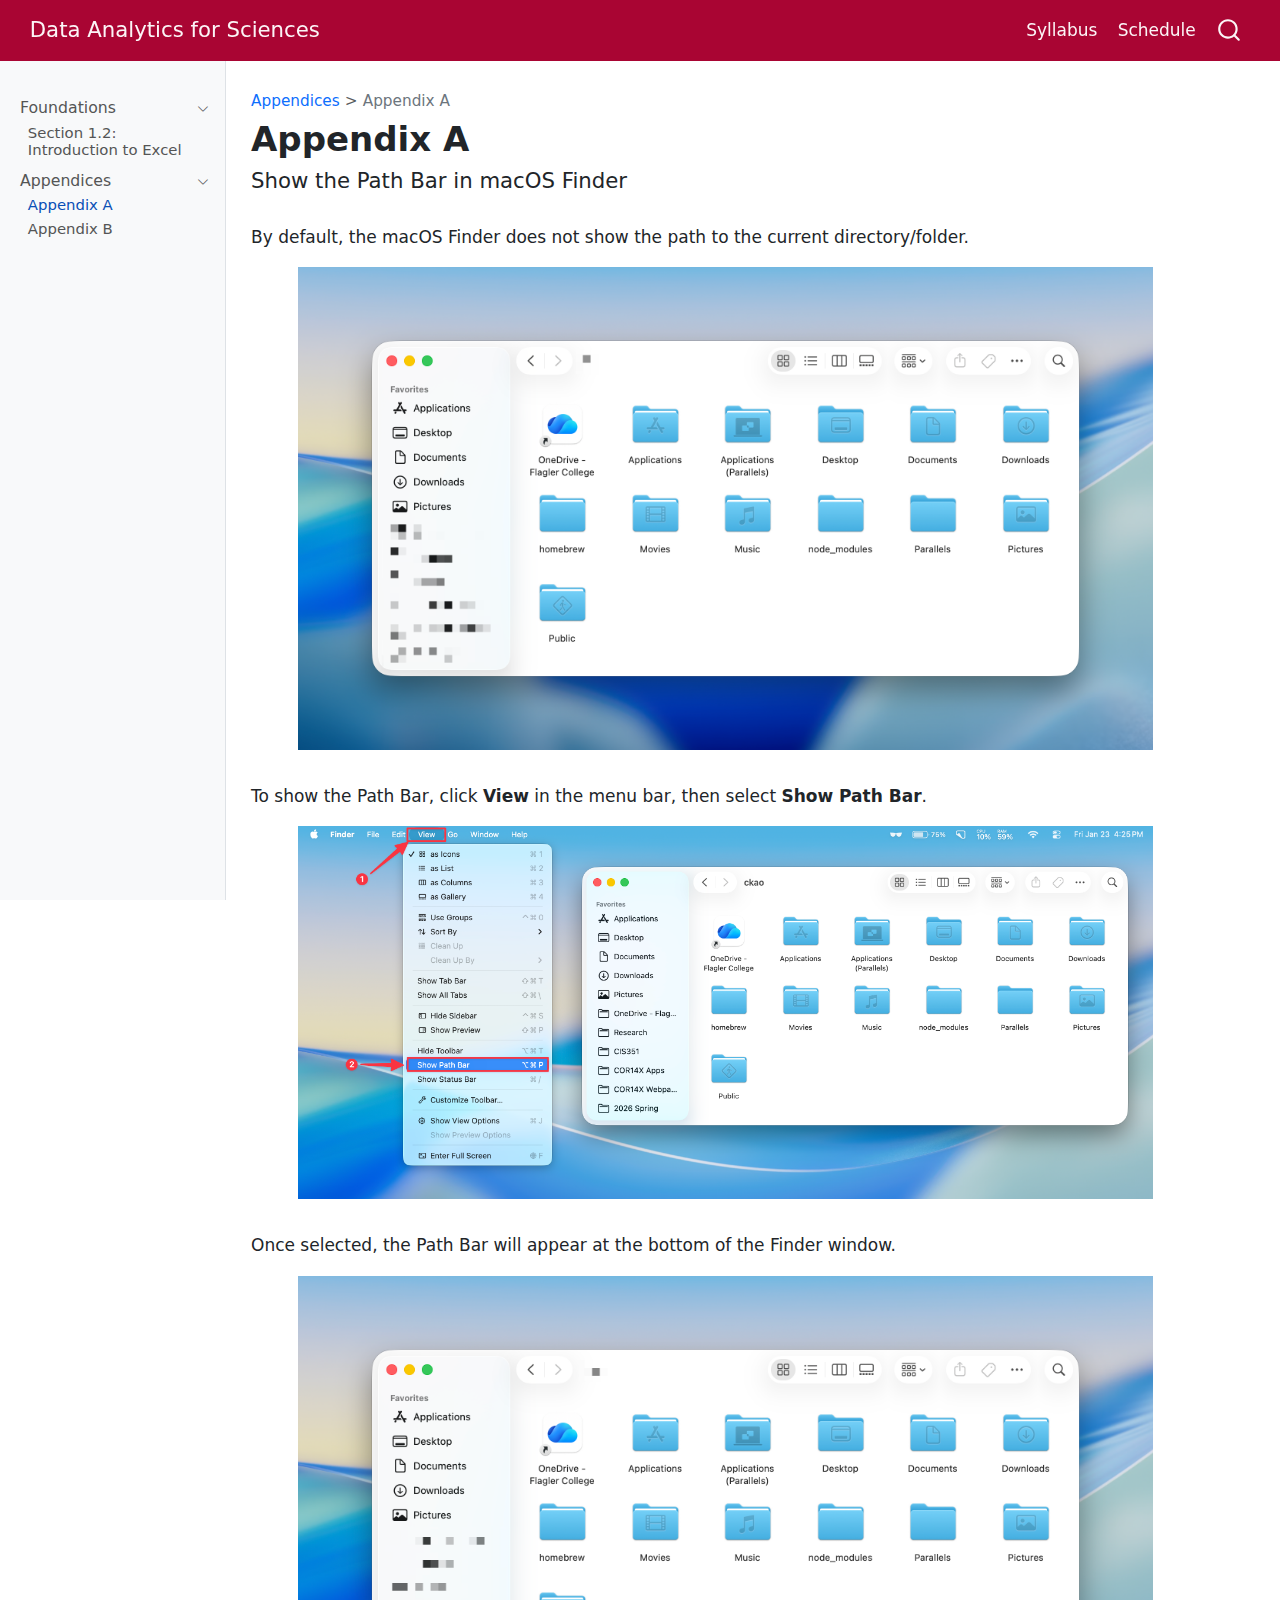
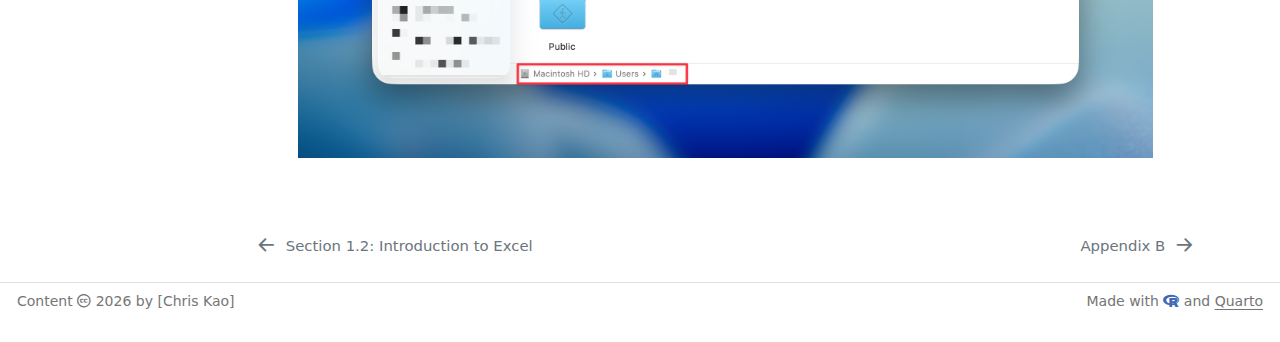
<file: docs/content/appendix_A.html>
<!DOCTYPE html>
<html xmlns="http://www.w3.org/1999/xhtml" lang="en" xml:lang="en"><head>

<meta charset="utf-8">
<meta name="generator" content="quarto-1.8.27">

<meta name="viewport" content="width=device-width, initial-scale=1.0, user-scalable=yes">


<title>Appendix A – Data Analytics for Sciences</title>
<style>
code{white-space: pre-wrap;}
span.smallcaps{font-variant: small-caps;}
div.columns{display: flex; gap: min(4vw, 1.5em);}
div.column{flex: auto; overflow-x: auto;}
div.hanging-indent{margin-left: 1.5em; text-indent: -1.5em;}
ul.task-list{list-style: none;}
ul.task-list li input[type="checkbox"] {
  width: 0.8em;
  margin: 0 0.8em 0.2em -1em; /* quarto-specific, see https://github.com/quarto-dev/quarto-cli/issues/4556 */ 
  vertical-align: middle;
}
</style>


<script src="../site_libs/quarto-nav/quarto-nav.js"></script>
<script src="../site_libs/clipboard/clipboard.min.js"></script>
<script src="../site_libs/quarto-search/autocomplete.umd.js"></script>
<script src="../site_libs/quarto-search/fuse.min.js"></script>
<script src="../site_libs/quarto-search/quarto-search.js"></script>
<meta name="quarto:offset" content="../">
<link href="../content/appendix_B.html" rel="next">
<link href="../content/section_0102.html" rel="prev">
<script src="../site_libs/quarto-html/quarto.js" type="module"></script>
<script src="../site_libs/quarto-html/tabsets/tabsets.js" type="module"></script>
<script src="../site_libs/quarto-html/axe/axe-check.js" type="module"></script>
<script src="../site_libs/quarto-html/popper.min.js"></script>
<script src="../site_libs/quarto-html/tippy.umd.min.js"></script>
<script src="../site_libs/quarto-html/anchor.min.js"></script>
<link href="../site_libs/quarto-html/tippy.css" rel="stylesheet">
<link href="../site_libs/quarto-html/quarto-syntax-highlighting-ed96de9b727972fe78a7b5d16c58bf87.css" rel="stylesheet" id="quarto-text-highlighting-styles">
<script src="../site_libs/bootstrap/bootstrap.min.js"></script>
<link href="../site_libs/bootstrap/bootstrap-icons.css" rel="stylesheet">
<link href="../site_libs/bootstrap/bootstrap-52cedab7993efe0cb339896c0739b1d1.min.css" rel="stylesheet" append-hash="true" id="quarto-bootstrap" data-mode="light">
<link href="../site_libs/quarto-contrib/fontawesome6-6.7.2/all.min.css" rel="stylesheet">
<link href="../site_libs/quarto-contrib/fontawesome6-6.7.2/latex-fontsize.css" rel="stylesheet">
<script id="quarto-search-options" type="application/json">{
  "location": "navbar",
  "copy-button": false,
  "collapse-after": 3,
  "panel-placement": "end",
  "type": "overlay",
  "limit": 50,
  "keyboard-shortcut": [
    "f",
    "/",
    "s"
  ],
  "show-item-context": false,
  "language": {
    "search-no-results-text": "No results",
    "search-matching-documents-text": "matching documents",
    "search-copy-link-title": "Copy link to search",
    "search-hide-matches-text": "Hide additional matches",
    "search-more-match-text": "more match in this document",
    "search-more-matches-text": "more matches in this document",
    "search-clear-button-title": "Clear",
    "search-text-placeholder": "",
    "search-detached-cancel-button-title": "Cancel",
    "search-submit-button-title": "Submit",
    "search-label": "Search"
  }
}</script>


</head>

<body class="nav-sidebar docked nav-fixed fullcontent quarto-light">

<div id="quarto-search-results"></div>
  <header id="quarto-header" class="headroom fixed-top">
    <nav class="navbar navbar-expand-lg " data-bs-theme="dark">
      <div class="navbar-container container-fluid">
      <div class="navbar-brand-container mx-auto">
    <a class="navbar-brand" href="../index.html">
    <span class="navbar-title">Data Analytics for Sciences</span>
    </a>
  </div>
            <div id="quarto-search" class="" title="Search"></div>
          <button class="navbar-toggler" type="button" data-bs-toggle="collapse" data-bs-target="#navbarCollapse" aria-controls="navbarCollapse" role="menu" aria-expanded="false" aria-label="Toggle navigation" onclick="if (window.quartoToggleHeadroom) { window.quartoToggleHeadroom(); }">
  <span class="navbar-toggler-icon"></span>
</button>
          <div class="collapse navbar-collapse" id="navbarCollapse">
            <ul class="navbar-nav navbar-nav-scroll ms-auto">
  <li class="nav-item">
    <a class="nav-link" href="../syllabus.html"> 
<span class="menu-text">Syllabus</span></a>
  </li>  
  <li class="nav-item">
    <a class="nav-link" href="../schedule.html"> 
<span class="menu-text">Schedule</span></a>
  </li>  
</ul>
          </div> <!-- /navcollapse -->
            <div class="quarto-navbar-tools">
</div>
      </div> <!-- /container-fluid -->
    </nav>
  <nav class="quarto-secondary-nav">
    <div class="container-fluid d-flex">
      <button type="button" class="quarto-btn-toggle btn" data-bs-toggle="collapse" role="button" data-bs-target=".quarto-sidebar-collapse-item" aria-controls="quarto-sidebar" aria-expanded="false" aria-label="Toggle sidebar navigation" onclick="if (window.quartoToggleHeadroom) { window.quartoToggleHeadroom(); }">
        <i class="bi bi-layout-text-sidebar-reverse"></i>
      </button>
        <nav class="quarto-page-breadcrumbs" aria-label="breadcrumb"><ol class="breadcrumb"><li class="breadcrumb-item"><a href="../content/appendix_A.html">Appendices</a></li><li class="breadcrumb-item"><a href="../content/appendix_A.html">Appendix A</a></li></ol></nav>
        <a class="flex-grow-1" role="navigation" data-bs-toggle="collapse" data-bs-target=".quarto-sidebar-collapse-item" aria-controls="quarto-sidebar" aria-expanded="false" aria-label="Toggle sidebar navigation" onclick="if (window.quartoToggleHeadroom) { window.quartoToggleHeadroom(); }">      
        </a>
    </div>
  </nav>
</header>
<!-- content -->
<div id="quarto-content" class="quarto-container page-columns page-rows-contents page-layout-article page-navbar">
<!-- sidebar -->
  <nav id="quarto-sidebar" class="sidebar collapse collapse-horizontal quarto-sidebar-collapse-item sidebar-navigation docked overflow-auto">
    <div class="sidebar-menu-container"> 
    <ul class="list-unstyled mt-1">
        <li class="sidebar-item sidebar-item-section">
      <div class="sidebar-item-container"> 
            <a class="sidebar-item-text sidebar-link text-start" data-bs-toggle="collapse" data-bs-target="#quarto-sidebar-section-1" role="navigation" aria-expanded="true">
 <span class="menu-text">Foundations</span></a>
          <a class="sidebar-item-toggle text-start" data-bs-toggle="collapse" data-bs-target="#quarto-sidebar-section-1" role="navigation" aria-expanded="true" aria-label="Toggle section">
            <i class="bi bi-chevron-right ms-2"></i>
          </a> 
      </div>
      <ul id="quarto-sidebar-section-1" class="collapse list-unstyled sidebar-section depth1 show">  
          <li class="sidebar-item">
  <div class="sidebar-item-container"> 
  <a href="../content/section_0102.html" class="sidebar-item-text sidebar-link">
 <span class="menu-text">Section 1.2: Introduction to Excel</span></a>
  </div>
</li>
      </ul>
  </li>
        <li class="sidebar-item sidebar-item-section">
      <div class="sidebar-item-container"> 
            <a class="sidebar-item-text sidebar-link text-start" data-bs-toggle="collapse" data-bs-target="#quarto-sidebar-section-2" role="navigation" aria-expanded="true">
 <span class="menu-text">Appendices</span></a>
          <a class="sidebar-item-toggle text-start" data-bs-toggle="collapse" data-bs-target="#quarto-sidebar-section-2" role="navigation" aria-expanded="true" aria-label="Toggle section">
            <i class="bi bi-chevron-right ms-2"></i>
          </a> 
      </div>
      <ul id="quarto-sidebar-section-2" class="collapse list-unstyled sidebar-section depth1 show">  
          <li class="sidebar-item">
  <div class="sidebar-item-container"> 
  <a href="../content/appendix_A.html" class="sidebar-item-text sidebar-link active">
 <span class="menu-text">Appendix A</span></a>
  </div>
</li>
          <li class="sidebar-item">
  <div class="sidebar-item-container"> 
  <a href="../content/appendix_B.html" class="sidebar-item-text sidebar-link">
 <span class="menu-text">Appendix B</span></a>
  </div>
</li>
      </ul>
  </li>
    </ul>
    </div>
</nav>
<div id="quarto-sidebar-glass" class="quarto-sidebar-collapse-item" data-bs-toggle="collapse" data-bs-target=".quarto-sidebar-collapse-item"></div>
<!-- margin-sidebar -->
    
<!-- main -->
<main class="content" id="quarto-document-content">

<header id="title-block-header" class="quarto-title-block default"><nav class="quarto-page-breadcrumbs quarto-title-breadcrumbs d-none d-lg-block" aria-label="breadcrumb"><ol class="breadcrumb"><li class="breadcrumb-item"><a href="../content/appendix_A.html">Appendices</a></li><li class="breadcrumb-item"><a href="../content/appendix_A.html">Appendix A</a></li></ol></nav>
<div class="quarto-title">
<h1 class="title">Appendix A</h1>
<p class="subtitle lead">Show the Path Bar in macOS Finder</p>
</div>



<div class="quarto-title-meta">

    
  
    
  </div>
  


</header>


<p>By default, the macOS Finder does not show the path to the current directory/folder.</p>
<div class="quarto-figure quarto-figure-center">
<figure class="figure">
<p><img src="../figs/appendix_A_fig_1.png" class="img-fluid quarto-figure quarto-figure-center figure-img" style="width:90.0%"></p>
</figure>
</div>
<p>To show the Path Bar, click <strong>View</strong> in the menu bar, then select <strong>Show Path Bar</strong>.</p>
<div class="quarto-figure quarto-figure-center">
<figure class="figure">
<p><img src="../figs/appendix_A_fig_2.png" class="img-fluid quarto-figure quarto-figure-center figure-img" style="width:90.0%"></p>
</figure>
</div>
<p>Once selected, the Path Bar will appear at the bottom of the Finder window.</p>
<div class="quarto-figure quarto-figure-center">
<figure class="figure">
<p><img src="../figs/appendix_A_fig_3.png" class="img-fluid quarto-figure quarto-figure-center figure-img" style="width:90.0%"></p>
</figure>
</div>



</main> <!-- /main -->
<script id="quarto-html-after-body" type="application/javascript">
  window.document.addEventListener("DOMContentLoaded", function (event) {
    const icon = "";
    const anchorJS = new window.AnchorJS();
    anchorJS.options = {
      placement: 'right',
      icon: icon
    };
    anchorJS.add('.anchored');
    const isCodeAnnotation = (el) => {
      for (const clz of el.classList) {
        if (clz.startsWith('code-annotation-')) {                     
          return true;
        }
      }
      return false;
    }
    const onCopySuccess = function(e) {
      // button target
      const button = e.trigger;
      // don't keep focus
      button.blur();
      // flash "checked"
      button.classList.add('code-copy-button-checked');
      var currentTitle = button.getAttribute("title");
      button.setAttribute("title", "Copied!");
      let tooltip;
      if (window.bootstrap) {
        button.setAttribute("data-bs-toggle", "tooltip");
        button.setAttribute("data-bs-placement", "left");
        button.setAttribute("data-bs-title", "Copied!");
        tooltip = new bootstrap.Tooltip(button, 
          { trigger: "manual", 
            customClass: "code-copy-button-tooltip",
            offset: [0, -8]});
        tooltip.show();    
      }
      setTimeout(function() {
        if (tooltip) {
          tooltip.hide();
          button.removeAttribute("data-bs-title");
          button.removeAttribute("data-bs-toggle");
          button.removeAttribute("data-bs-placement");
        }
        button.setAttribute("title", currentTitle);
        button.classList.remove('code-copy-button-checked');
      }, 1000);
      // clear code selection
      e.clearSelection();
    }
    const getTextToCopy = function(trigger) {
      const outerScaffold = trigger.parentElement.cloneNode(true);
      const codeEl = outerScaffold.querySelector('code');
      for (const childEl of codeEl.children) {
        if (isCodeAnnotation(childEl)) {
          childEl.remove();
        }
      }
      return codeEl.innerText;
    }
    const clipboard = new window.ClipboardJS('.code-copy-button:not([data-in-quarto-modal])', {
      text: getTextToCopy
    });
    clipboard.on('success', onCopySuccess);
    if (window.document.getElementById('quarto-embedded-source-code-modal')) {
      const clipboardModal = new window.ClipboardJS('.code-copy-button[data-in-quarto-modal]', {
        text: getTextToCopy,
        container: window.document.getElementById('quarto-embedded-source-code-modal')
      });
      clipboardModal.on('success', onCopySuccess);
    }
      var localhostRegex = new RegExp(/^(?:http|https):\/\/localhost\:?[0-9]*\//);
      var mailtoRegex = new RegExp(/^mailto:/);
        var filterRegex = new RegExp("https:\/\/ckaoxvii\.github\.io\/CIS-351-Data-Analytics-for-Sciences\/");
      var isInternal = (href) => {
          return filterRegex.test(href) || localhostRegex.test(href) || mailtoRegex.test(href);
      }
      // Inspect non-navigation links and adorn them if external
     var links = window.document.querySelectorAll('a[href]:not(.nav-link):not(.navbar-brand):not(.toc-action):not(.sidebar-link):not(.sidebar-item-toggle):not(.pagination-link):not(.no-external):not([aria-hidden]):not(.dropdown-item):not(.quarto-navigation-tool):not(.about-link)');
      for (var i=0; i<links.length; i++) {
        const link = links[i];
        if (!isInternal(link.href)) {
          // undo the damage that might have been done by quarto-nav.js in the case of
          // links that we want to consider external
          if (link.dataset.originalHref !== undefined) {
            link.href = link.dataset.originalHref;
          }
        }
      }
    function tippyHover(el, contentFn, onTriggerFn, onUntriggerFn) {
      const config = {
        allowHTML: true,
        maxWidth: 500,
        delay: 100,
        arrow: false,
        appendTo: function(el) {
            return el.parentElement;
        },
        interactive: true,
        interactiveBorder: 10,
        theme: 'quarto',
        placement: 'bottom-start',
      };
      if (contentFn) {
        config.content = contentFn;
      }
      if (onTriggerFn) {
        config.onTrigger = onTriggerFn;
      }
      if (onUntriggerFn) {
        config.onUntrigger = onUntriggerFn;
      }
      window.tippy(el, config); 
    }
    const noterefs = window.document.querySelectorAll('a[role="doc-noteref"]');
    for (var i=0; i<noterefs.length; i++) {
      const ref = noterefs[i];
      tippyHover(ref, function() {
        // use id or data attribute instead here
        let href = ref.getAttribute('data-footnote-href') || ref.getAttribute('href');
        try { href = new URL(href).hash; } catch {}
        const id = href.replace(/^#\/?/, "");
        const note = window.document.getElementById(id);
        if (note) {
          return note.innerHTML;
        } else {
          return "";
        }
      });
    }
    const xrefs = window.document.querySelectorAll('a.quarto-xref');
    const processXRef = (id, note) => {
      // Strip column container classes
      const stripColumnClz = (el) => {
        el.classList.remove("page-full", "page-columns");
        if (el.children) {
          for (const child of el.children) {
            stripColumnClz(child);
          }
        }
      }
      stripColumnClz(note)
      if (id === null || id.startsWith('sec-')) {
        // Special case sections, only their first couple elements
        const container = document.createElement("div");
        if (note.children && note.children.length > 2) {
          container.appendChild(note.children[0].cloneNode(true));
          for (let i = 1; i < note.children.length; i++) {
            const child = note.children[i];
            if (child.tagName === "P" && child.innerText === "") {
              continue;
            } else {
              container.appendChild(child.cloneNode(true));
              break;
            }
          }
          if (window.Quarto?.typesetMath) {
            window.Quarto.typesetMath(container);
          }
          return container.innerHTML
        } else {
          if (window.Quarto?.typesetMath) {
            window.Quarto.typesetMath(note);
          }
          return note.innerHTML;
        }
      } else {
        // Remove any anchor links if they are present
        const anchorLink = note.querySelector('a.anchorjs-link');
        if (anchorLink) {
          anchorLink.remove();
        }
        if (window.Quarto?.typesetMath) {
          window.Quarto.typesetMath(note);
        }
        if (note.classList.contains("callout")) {
          return note.outerHTML;
        } else {
          return note.innerHTML;
        }
      }
    }
    for (var i=0; i<xrefs.length; i++) {
      const xref = xrefs[i];
      tippyHover(xref, undefined, function(instance) {
        instance.disable();
        let url = xref.getAttribute('href');
        let hash = undefined; 
        if (url.startsWith('#')) {
          hash = url;
        } else {
          try { hash = new URL(url).hash; } catch {}
        }
        if (hash) {
          const id = hash.replace(/^#\/?/, "");
          const note = window.document.getElementById(id);
          if (note !== null) {
            try {
              const html = processXRef(id, note.cloneNode(true));
              instance.setContent(html);
            } finally {
              instance.enable();
              instance.show();
            }
          } else {
            // See if we can fetch this
            fetch(url.split('#')[0])
            .then(res => res.text())
            .then(html => {
              const parser = new DOMParser();
              const htmlDoc = parser.parseFromString(html, "text/html");
              const note = htmlDoc.getElementById(id);
              if (note !== null) {
                const html = processXRef(id, note);
                instance.setContent(html);
              } 
            }).finally(() => {
              instance.enable();
              instance.show();
            });
          }
        } else {
          // See if we can fetch a full url (with no hash to target)
          // This is a special case and we should probably do some content thinning / targeting
          fetch(url)
          .then(res => res.text())
          .then(html => {
            const parser = new DOMParser();
            const htmlDoc = parser.parseFromString(html, "text/html");
            const note = htmlDoc.querySelector('main.content');
            if (note !== null) {
              // This should only happen for chapter cross references
              // (since there is no id in the URL)
              // remove the first header
              if (note.children.length > 0 && note.children[0].tagName === "HEADER") {
                note.children[0].remove();
              }
              const html = processXRef(null, note);
              instance.setContent(html);
            } 
          }).finally(() => {
            instance.enable();
            instance.show();
          });
        }
      }, function(instance) {
      });
    }
        let selectedAnnoteEl;
        const selectorForAnnotation = ( cell, annotation) => {
          let cellAttr = 'data-code-cell="' + cell + '"';
          let lineAttr = 'data-code-annotation="' +  annotation + '"';
          const selector = 'span[' + cellAttr + '][' + lineAttr + ']';
          return selector;
        }
        const selectCodeLines = (annoteEl) => {
          const doc = window.document;
          const targetCell = annoteEl.getAttribute("data-target-cell");
          const targetAnnotation = annoteEl.getAttribute("data-target-annotation");
          const annoteSpan = window.document.querySelector(selectorForAnnotation(targetCell, targetAnnotation));
          const lines = annoteSpan.getAttribute("data-code-lines").split(",");
          const lineIds = lines.map((line) => {
            return targetCell + "-" + line;
          })
          let top = null;
          let height = null;
          let parent = null;
          if (lineIds.length > 0) {
              //compute the position of the single el (top and bottom and make a div)
              const el = window.document.getElementById(lineIds[0]);
              top = el.offsetTop;
              height = el.offsetHeight;
              parent = el.parentElement.parentElement;
            if (lineIds.length > 1) {
              const lastEl = window.document.getElementById(lineIds[lineIds.length - 1]);
              const bottom = lastEl.offsetTop + lastEl.offsetHeight;
              height = bottom - top;
            }
            if (top !== null && height !== null && parent !== null) {
              // cook up a div (if necessary) and position it 
              let div = window.document.getElementById("code-annotation-line-highlight");
              if (div === null) {
                div = window.document.createElement("div");
                div.setAttribute("id", "code-annotation-line-highlight");
                div.style.position = 'absolute';
                parent.appendChild(div);
              }
              div.style.top = top - 2 + "px";
              div.style.height = height + 4 + "px";
              div.style.left = 0;
              let gutterDiv = window.document.getElementById("code-annotation-line-highlight-gutter");
              if (gutterDiv === null) {
                gutterDiv = window.document.createElement("div");
                gutterDiv.setAttribute("id", "code-annotation-line-highlight-gutter");
                gutterDiv.style.position = 'absolute';
                const codeCell = window.document.getElementById(targetCell);
                const gutter = codeCell.querySelector('.code-annotation-gutter');
                gutter.appendChild(gutterDiv);
              }
              gutterDiv.style.top = top - 2 + "px";
              gutterDiv.style.height = height + 4 + "px";
            }
            selectedAnnoteEl = annoteEl;
          }
        };
        const unselectCodeLines = () => {
          const elementsIds = ["code-annotation-line-highlight", "code-annotation-line-highlight-gutter"];
          elementsIds.forEach((elId) => {
            const div = window.document.getElementById(elId);
            if (div) {
              div.remove();
            }
          });
          selectedAnnoteEl = undefined;
        };
          // Handle positioning of the toggle
      window.addEventListener(
        "resize",
        throttle(() => {
          elRect = undefined;
          if (selectedAnnoteEl) {
            selectCodeLines(selectedAnnoteEl);
          }
        }, 10)
      );
      function throttle(fn, ms) {
      let throttle = false;
      let timer;
        return (...args) => {
          if(!throttle) { // first call gets through
              fn.apply(this, args);
              throttle = true;
          } else { // all the others get throttled
              if(timer) clearTimeout(timer); // cancel #2
              timer = setTimeout(() => {
                fn.apply(this, args);
                timer = throttle = false;
              }, ms);
          }
        };
      }
        // Attach click handler to the DT
        const annoteDls = window.document.querySelectorAll('dt[data-target-cell]');
        for (const annoteDlNode of annoteDls) {
          annoteDlNode.addEventListener('click', (event) => {
            const clickedEl = event.target;
            if (clickedEl !== selectedAnnoteEl) {
              unselectCodeLines();
              const activeEl = window.document.querySelector('dt[data-target-cell].code-annotation-active');
              if (activeEl) {
                activeEl.classList.remove('code-annotation-active');
              }
              selectCodeLines(clickedEl);
              clickedEl.classList.add('code-annotation-active');
            } else {
              // Unselect the line
              unselectCodeLines();
              clickedEl.classList.remove('code-annotation-active');
            }
          });
        }
    const findCites = (el) => {
      const parentEl = el.parentElement;
      if (parentEl) {
        const cites = parentEl.dataset.cites;
        if (cites) {
          return {
            el,
            cites: cites.split(' ')
          };
        } else {
          return findCites(el.parentElement)
        }
      } else {
        return undefined;
      }
    };
    var bibliorefs = window.document.querySelectorAll('a[role="doc-biblioref"]');
    for (var i=0; i<bibliorefs.length; i++) {
      const ref = bibliorefs[i];
      const citeInfo = findCites(ref);
      if (citeInfo) {
        tippyHover(citeInfo.el, function() {
          var popup = window.document.createElement('div');
          citeInfo.cites.forEach(function(cite) {
            var citeDiv = window.document.createElement('div');
            citeDiv.classList.add('hanging-indent');
            citeDiv.classList.add('csl-entry');
            var biblioDiv = window.document.getElementById('ref-' + cite);
            if (biblioDiv) {
              citeDiv.innerHTML = biblioDiv.innerHTML;
            }
            popup.appendChild(citeDiv);
          });
          return popup.innerHTML;
        });
      }
    }
  });
  </script>
<nav class="page-navigation">
  <div class="nav-page nav-page-previous">
      <a href="../content/section_0102.html" class="pagination-link" aria-label="Section 1.2: Introduction to Excel">
        <i class="bi bi-arrow-left-short"></i> <span class="nav-page-text">Section 1.2: Introduction to Excel</span>
      </a>          
  </div>
  <div class="nav-page nav-page-next">
      <a href="../content/appendix_B.html" class="pagination-link" aria-label="Appendix B">
        <span class="nav-page-text">Appendix B</span> <i class="bi bi-arrow-right-short"></i>
      </a>
  </div>
</nav>
</div> <!-- /content -->
<footer class="footer">
  <div class="nav-footer">
    <div class="nav-footer-left">
<p>Content <i class="fa-brands fa-creative-commons" aria-label="creative-commons"></i> 2026 by [Chris Kao]</p>
</div>   
    <div class="nav-footer-center">
      &nbsp;
    </div>
    <div class="nav-footer-right">
<p>Made with <span style="color:#4168b7"><i class="fa-brands fa-r-project" aria-label="r-project"></i></span> and <a href="https://quarto.org/">Quarto</a></p>
</div>
  </div>
</footer>




</body></html>
</file>
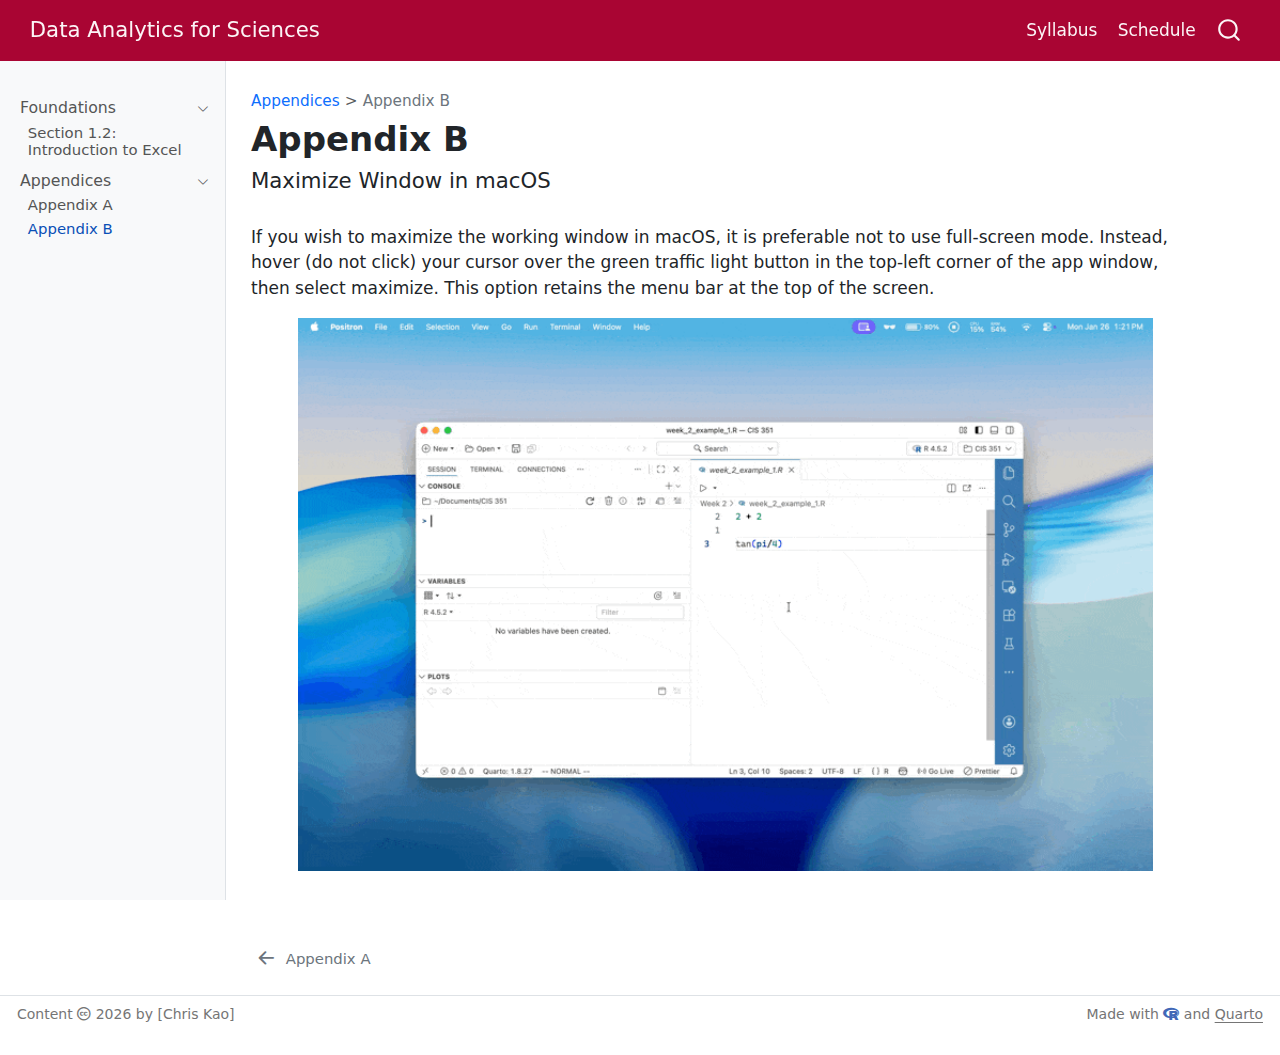
<file: docs/content/appendix_B.html>
<!DOCTYPE html>
<html xmlns="http://www.w3.org/1999/xhtml" lang="en" xml:lang="en"><head>

<meta charset="utf-8">
<meta name="generator" content="quarto-1.8.27">

<meta name="viewport" content="width=device-width, initial-scale=1.0, user-scalable=yes">


<title>Appendix B – Data Analytics for Sciences</title>
<style>
code{white-space: pre-wrap;}
span.smallcaps{font-variant: small-caps;}
div.columns{display: flex; gap: min(4vw, 1.5em);}
div.column{flex: auto; overflow-x: auto;}
div.hanging-indent{margin-left: 1.5em; text-indent: -1.5em;}
ul.task-list{list-style: none;}
ul.task-list li input[type="checkbox"] {
  width: 0.8em;
  margin: 0 0.8em 0.2em -1em; /* quarto-specific, see https://github.com/quarto-dev/quarto-cli/issues/4556 */ 
  vertical-align: middle;
}
</style>


<script src="../site_libs/quarto-nav/quarto-nav.js"></script>
<script src="../site_libs/clipboard/clipboard.min.js"></script>
<script src="../site_libs/quarto-search/autocomplete.umd.js"></script>
<script src="../site_libs/quarto-search/fuse.min.js"></script>
<script src="../site_libs/quarto-search/quarto-search.js"></script>
<meta name="quarto:offset" content="../">
<link href="../content/appendix_A.html" rel="prev">
<script src="../site_libs/quarto-html/quarto.js" type="module"></script>
<script src="../site_libs/quarto-html/tabsets/tabsets.js" type="module"></script>
<script src="../site_libs/quarto-html/axe/axe-check.js" type="module"></script>
<script src="../site_libs/quarto-html/popper.min.js"></script>
<script src="../site_libs/quarto-html/tippy.umd.min.js"></script>
<script src="../site_libs/quarto-html/anchor.min.js"></script>
<link href="../site_libs/quarto-html/tippy.css" rel="stylesheet">
<link href="../site_libs/quarto-html/quarto-syntax-highlighting-ed96de9b727972fe78a7b5d16c58bf87.css" rel="stylesheet" id="quarto-text-highlighting-styles">
<script src="../site_libs/bootstrap/bootstrap.min.js"></script>
<link href="../site_libs/bootstrap/bootstrap-icons.css" rel="stylesheet">
<link href="../site_libs/bootstrap/bootstrap-52cedab7993efe0cb339896c0739b1d1.min.css" rel="stylesheet" append-hash="true" id="quarto-bootstrap" data-mode="light">
<link href="../site_libs/quarto-contrib/fontawesome6-6.7.2/all.min.css" rel="stylesheet">
<link href="../site_libs/quarto-contrib/fontawesome6-6.7.2/latex-fontsize.css" rel="stylesheet">
<script id="quarto-search-options" type="application/json">{
  "location": "navbar",
  "copy-button": false,
  "collapse-after": 3,
  "panel-placement": "end",
  "type": "overlay",
  "limit": 50,
  "keyboard-shortcut": [
    "f",
    "/",
    "s"
  ],
  "show-item-context": false,
  "language": {
    "search-no-results-text": "No results",
    "search-matching-documents-text": "matching documents",
    "search-copy-link-title": "Copy link to search",
    "search-hide-matches-text": "Hide additional matches",
    "search-more-match-text": "more match in this document",
    "search-more-matches-text": "more matches in this document",
    "search-clear-button-title": "Clear",
    "search-text-placeholder": "",
    "search-detached-cancel-button-title": "Cancel",
    "search-submit-button-title": "Submit",
    "search-label": "Search"
  }
}</script>


</head>

<body class="nav-sidebar docked nav-fixed fullcontent quarto-light">

<div id="quarto-search-results"></div>
  <header id="quarto-header" class="headroom fixed-top">
    <nav class="navbar navbar-expand-lg " data-bs-theme="dark">
      <div class="navbar-container container-fluid">
      <div class="navbar-brand-container mx-auto">
    <a class="navbar-brand" href="../index.html">
    <span class="navbar-title">Data Analytics for Sciences</span>
    </a>
  </div>
            <div id="quarto-search" class="" title="Search"></div>
          <button class="navbar-toggler" type="button" data-bs-toggle="collapse" data-bs-target="#navbarCollapse" aria-controls="navbarCollapse" role="menu" aria-expanded="false" aria-label="Toggle navigation" onclick="if (window.quartoToggleHeadroom) { window.quartoToggleHeadroom(); }">
  <span class="navbar-toggler-icon"></span>
</button>
          <div class="collapse navbar-collapse" id="navbarCollapse">
            <ul class="navbar-nav navbar-nav-scroll ms-auto">
  <li class="nav-item">
    <a class="nav-link" href="../syllabus.html"> 
<span class="menu-text">Syllabus</span></a>
  </li>  
  <li class="nav-item">
    <a class="nav-link" href="../schedule.html"> 
<span class="menu-text">Schedule</span></a>
  </li>  
</ul>
          </div> <!-- /navcollapse -->
            <div class="quarto-navbar-tools">
</div>
      </div> <!-- /container-fluid -->
    </nav>
  <nav class="quarto-secondary-nav">
    <div class="container-fluid d-flex">
      <button type="button" class="quarto-btn-toggle btn" data-bs-toggle="collapse" role="button" data-bs-target=".quarto-sidebar-collapse-item" aria-controls="quarto-sidebar" aria-expanded="false" aria-label="Toggle sidebar navigation" onclick="if (window.quartoToggleHeadroom) { window.quartoToggleHeadroom(); }">
        <i class="bi bi-layout-text-sidebar-reverse"></i>
      </button>
        <nav class="quarto-page-breadcrumbs" aria-label="breadcrumb"><ol class="breadcrumb"><li class="breadcrumb-item"><a href="../content/appendix_A.html">Appendices</a></li><li class="breadcrumb-item"><a href="../content/appendix_B.html">Appendix B</a></li></ol></nav>
        <a class="flex-grow-1" role="navigation" data-bs-toggle="collapse" data-bs-target=".quarto-sidebar-collapse-item" aria-controls="quarto-sidebar" aria-expanded="false" aria-label="Toggle sidebar navigation" onclick="if (window.quartoToggleHeadroom) { window.quartoToggleHeadroom(); }">      
        </a>
    </div>
  </nav>
</header>
<!-- content -->
<div id="quarto-content" class="quarto-container page-columns page-rows-contents page-layout-article page-navbar">
<!-- sidebar -->
  <nav id="quarto-sidebar" class="sidebar collapse collapse-horizontal quarto-sidebar-collapse-item sidebar-navigation docked overflow-auto">
    <div class="sidebar-menu-container"> 
    <ul class="list-unstyled mt-1">
        <li class="sidebar-item sidebar-item-section">
      <div class="sidebar-item-container"> 
            <a class="sidebar-item-text sidebar-link text-start" data-bs-toggle="collapse" data-bs-target="#quarto-sidebar-section-1" role="navigation" aria-expanded="true">
 <span class="menu-text">Foundations</span></a>
          <a class="sidebar-item-toggle text-start" data-bs-toggle="collapse" data-bs-target="#quarto-sidebar-section-1" role="navigation" aria-expanded="true" aria-label="Toggle section">
            <i class="bi bi-chevron-right ms-2"></i>
          </a> 
      </div>
      <ul id="quarto-sidebar-section-1" class="collapse list-unstyled sidebar-section depth1 show">  
          <li class="sidebar-item">
  <div class="sidebar-item-container"> 
  <a href="../content/section_0102.html" class="sidebar-item-text sidebar-link">
 <span class="menu-text">Section 1.2: Introduction to Excel</span></a>
  </div>
</li>
      </ul>
  </li>
        <li class="sidebar-item sidebar-item-section">
      <div class="sidebar-item-container"> 
            <a class="sidebar-item-text sidebar-link text-start" data-bs-toggle="collapse" data-bs-target="#quarto-sidebar-section-2" role="navigation" aria-expanded="true">
 <span class="menu-text">Appendices</span></a>
          <a class="sidebar-item-toggle text-start" data-bs-toggle="collapse" data-bs-target="#quarto-sidebar-section-2" role="navigation" aria-expanded="true" aria-label="Toggle section">
            <i class="bi bi-chevron-right ms-2"></i>
          </a> 
      </div>
      <ul id="quarto-sidebar-section-2" class="collapse list-unstyled sidebar-section depth1 show">  
          <li class="sidebar-item">
  <div class="sidebar-item-container"> 
  <a href="../content/appendix_A.html" class="sidebar-item-text sidebar-link">
 <span class="menu-text">Appendix A</span></a>
  </div>
</li>
          <li class="sidebar-item">
  <div class="sidebar-item-container"> 
  <a href="../content/appendix_B.html" class="sidebar-item-text sidebar-link active">
 <span class="menu-text">Appendix B</span></a>
  </div>
</li>
      </ul>
  </li>
    </ul>
    </div>
</nav>
<div id="quarto-sidebar-glass" class="quarto-sidebar-collapse-item" data-bs-toggle="collapse" data-bs-target=".quarto-sidebar-collapse-item"></div>
<!-- margin-sidebar -->
    
<!-- main -->
<main class="content" id="quarto-document-content">

<header id="title-block-header" class="quarto-title-block default"><nav class="quarto-page-breadcrumbs quarto-title-breadcrumbs d-none d-lg-block" aria-label="breadcrumb"><ol class="breadcrumb"><li class="breadcrumb-item"><a href="../content/appendix_A.html">Appendices</a></li><li class="breadcrumb-item"><a href="../content/appendix_B.html">Appendix B</a></li></ol></nav>
<div class="quarto-title">
<h1 class="title">Appendix B</h1>
<p class="subtitle lead">Maximize Window in macOS</p>
</div>



<div class="quarto-title-meta">

    
  
    
  </div>
  


</header>


<p>If you wish to maximize the working window in macOS, it is preferable not to use full-screen mode. Instead, hover (do not click) your cursor over the green traffic light button in the top-left corner of the app window, then select maximize. This option retains the menu bar at the top of the screen.</p>
<div class="quarto-figure quarto-figure-center">
<figure class="figure">
<p><img src="../figs/appendix_B_gif_1.gif" class="img-fluid quarto-figure quarto-figure-center figure-img" style="width:90.0%"></p>
</figure>
</div>



</main> <!-- /main -->
<script id="quarto-html-after-body" type="application/javascript">
  window.document.addEventListener("DOMContentLoaded", function (event) {
    const icon = "";
    const anchorJS = new window.AnchorJS();
    anchorJS.options = {
      placement: 'right',
      icon: icon
    };
    anchorJS.add('.anchored');
    const isCodeAnnotation = (el) => {
      for (const clz of el.classList) {
        if (clz.startsWith('code-annotation-')) {                     
          return true;
        }
      }
      return false;
    }
    const onCopySuccess = function(e) {
      // button target
      const button = e.trigger;
      // don't keep focus
      button.blur();
      // flash "checked"
      button.classList.add('code-copy-button-checked');
      var currentTitle = button.getAttribute("title");
      button.setAttribute("title", "Copied!");
      let tooltip;
      if (window.bootstrap) {
        button.setAttribute("data-bs-toggle", "tooltip");
        button.setAttribute("data-bs-placement", "left");
        button.setAttribute("data-bs-title", "Copied!");
        tooltip = new bootstrap.Tooltip(button, 
          { trigger: "manual", 
            customClass: "code-copy-button-tooltip",
            offset: [0, -8]});
        tooltip.show();    
      }
      setTimeout(function() {
        if (tooltip) {
          tooltip.hide();
          button.removeAttribute("data-bs-title");
          button.removeAttribute("data-bs-toggle");
          button.removeAttribute("data-bs-placement");
        }
        button.setAttribute("title", currentTitle);
        button.classList.remove('code-copy-button-checked');
      }, 1000);
      // clear code selection
      e.clearSelection();
    }
    const getTextToCopy = function(trigger) {
      const outerScaffold = trigger.parentElement.cloneNode(true);
      const codeEl = outerScaffold.querySelector('code');
      for (const childEl of codeEl.children) {
        if (isCodeAnnotation(childEl)) {
          childEl.remove();
        }
      }
      return codeEl.innerText;
    }
    const clipboard = new window.ClipboardJS('.code-copy-button:not([data-in-quarto-modal])', {
      text: getTextToCopy
    });
    clipboard.on('success', onCopySuccess);
    if (window.document.getElementById('quarto-embedded-source-code-modal')) {
      const clipboardModal = new window.ClipboardJS('.code-copy-button[data-in-quarto-modal]', {
        text: getTextToCopy,
        container: window.document.getElementById('quarto-embedded-source-code-modal')
      });
      clipboardModal.on('success', onCopySuccess);
    }
      var localhostRegex = new RegExp(/^(?:http|https):\/\/localhost\:?[0-9]*\//);
      var mailtoRegex = new RegExp(/^mailto:/);
        var filterRegex = new RegExp("https:\/\/ckaoxvii\.github\.io\/CIS-351-Data-Analytics-for-Sciences\/");
      var isInternal = (href) => {
          return filterRegex.test(href) || localhostRegex.test(href) || mailtoRegex.test(href);
      }
      // Inspect non-navigation links and adorn them if external
     var links = window.document.querySelectorAll('a[href]:not(.nav-link):not(.navbar-brand):not(.toc-action):not(.sidebar-link):not(.sidebar-item-toggle):not(.pagination-link):not(.no-external):not([aria-hidden]):not(.dropdown-item):not(.quarto-navigation-tool):not(.about-link)');
      for (var i=0; i<links.length; i++) {
        const link = links[i];
        if (!isInternal(link.href)) {
          // undo the damage that might have been done by quarto-nav.js in the case of
          // links that we want to consider external
          if (link.dataset.originalHref !== undefined) {
            link.href = link.dataset.originalHref;
          }
        }
      }
    function tippyHover(el, contentFn, onTriggerFn, onUntriggerFn) {
      const config = {
        allowHTML: true,
        maxWidth: 500,
        delay: 100,
        arrow: false,
        appendTo: function(el) {
            return el.parentElement;
        },
        interactive: true,
        interactiveBorder: 10,
        theme: 'quarto',
        placement: 'bottom-start',
      };
      if (contentFn) {
        config.content = contentFn;
      }
      if (onTriggerFn) {
        config.onTrigger = onTriggerFn;
      }
      if (onUntriggerFn) {
        config.onUntrigger = onUntriggerFn;
      }
      window.tippy(el, config); 
    }
    const noterefs = window.document.querySelectorAll('a[role="doc-noteref"]');
    for (var i=0; i<noterefs.length; i++) {
      const ref = noterefs[i];
      tippyHover(ref, function() {
        // use id or data attribute instead here
        let href = ref.getAttribute('data-footnote-href') || ref.getAttribute('href');
        try { href = new URL(href).hash; } catch {}
        const id = href.replace(/^#\/?/, "");
        const note = window.document.getElementById(id);
        if (note) {
          return note.innerHTML;
        } else {
          return "";
        }
      });
    }
    const xrefs = window.document.querySelectorAll('a.quarto-xref');
    const processXRef = (id, note) => {
      // Strip column container classes
      const stripColumnClz = (el) => {
        el.classList.remove("page-full", "page-columns");
        if (el.children) {
          for (const child of el.children) {
            stripColumnClz(child);
          }
        }
      }
      stripColumnClz(note)
      if (id === null || id.startsWith('sec-')) {
        // Special case sections, only their first couple elements
        const container = document.createElement("div");
        if (note.children && note.children.length > 2) {
          container.appendChild(note.children[0].cloneNode(true));
          for (let i = 1; i < note.children.length; i++) {
            const child = note.children[i];
            if (child.tagName === "P" && child.innerText === "") {
              continue;
            } else {
              container.appendChild(child.cloneNode(true));
              break;
            }
          }
          if (window.Quarto?.typesetMath) {
            window.Quarto.typesetMath(container);
          }
          return container.innerHTML
        } else {
          if (window.Quarto?.typesetMath) {
            window.Quarto.typesetMath(note);
          }
          return note.innerHTML;
        }
      } else {
        // Remove any anchor links if they are present
        const anchorLink = note.querySelector('a.anchorjs-link');
        if (anchorLink) {
          anchorLink.remove();
        }
        if (window.Quarto?.typesetMath) {
          window.Quarto.typesetMath(note);
        }
        if (note.classList.contains("callout")) {
          return note.outerHTML;
        } else {
          return note.innerHTML;
        }
      }
    }
    for (var i=0; i<xrefs.length; i++) {
      const xref = xrefs[i];
      tippyHover(xref, undefined, function(instance) {
        instance.disable();
        let url = xref.getAttribute('href');
        let hash = undefined; 
        if (url.startsWith('#')) {
          hash = url;
        } else {
          try { hash = new URL(url).hash; } catch {}
        }
        if (hash) {
          const id = hash.replace(/^#\/?/, "");
          const note = window.document.getElementById(id);
          if (note !== null) {
            try {
              const html = processXRef(id, note.cloneNode(true));
              instance.setContent(html);
            } finally {
              instance.enable();
              instance.show();
            }
          } else {
            // See if we can fetch this
            fetch(url.split('#')[0])
            .then(res => res.text())
            .then(html => {
              const parser = new DOMParser();
              const htmlDoc = parser.parseFromString(html, "text/html");
              const note = htmlDoc.getElementById(id);
              if (note !== null) {
                const html = processXRef(id, note);
                instance.setContent(html);
              } 
            }).finally(() => {
              instance.enable();
              instance.show();
            });
          }
        } else {
          // See if we can fetch a full url (with no hash to target)
          // This is a special case and we should probably do some content thinning / targeting
          fetch(url)
          .then(res => res.text())
          .then(html => {
            const parser = new DOMParser();
            const htmlDoc = parser.parseFromString(html, "text/html");
            const note = htmlDoc.querySelector('main.content');
            if (note !== null) {
              // This should only happen for chapter cross references
              // (since there is no id in the URL)
              // remove the first header
              if (note.children.length > 0 && note.children[0].tagName === "HEADER") {
                note.children[0].remove();
              }
              const html = processXRef(null, note);
              instance.setContent(html);
            } 
          }).finally(() => {
            instance.enable();
            instance.show();
          });
        }
      }, function(instance) {
      });
    }
        let selectedAnnoteEl;
        const selectorForAnnotation = ( cell, annotation) => {
          let cellAttr = 'data-code-cell="' + cell + '"';
          let lineAttr = 'data-code-annotation="' +  annotation + '"';
          const selector = 'span[' + cellAttr + '][' + lineAttr + ']';
          return selector;
        }
        const selectCodeLines = (annoteEl) => {
          const doc = window.document;
          const targetCell = annoteEl.getAttribute("data-target-cell");
          const targetAnnotation = annoteEl.getAttribute("data-target-annotation");
          const annoteSpan = window.document.querySelector(selectorForAnnotation(targetCell, targetAnnotation));
          const lines = annoteSpan.getAttribute("data-code-lines").split(",");
          const lineIds = lines.map((line) => {
            return targetCell + "-" + line;
          })
          let top = null;
          let height = null;
          let parent = null;
          if (lineIds.length > 0) {
              //compute the position of the single el (top and bottom and make a div)
              const el = window.document.getElementById(lineIds[0]);
              top = el.offsetTop;
              height = el.offsetHeight;
              parent = el.parentElement.parentElement;
            if (lineIds.length > 1) {
              const lastEl = window.document.getElementById(lineIds[lineIds.length - 1]);
              const bottom = lastEl.offsetTop + lastEl.offsetHeight;
              height = bottom - top;
            }
            if (top !== null && height !== null && parent !== null) {
              // cook up a div (if necessary) and position it 
              let div = window.document.getElementById("code-annotation-line-highlight");
              if (div === null) {
                div = window.document.createElement("div");
                div.setAttribute("id", "code-annotation-line-highlight");
                div.style.position = 'absolute';
                parent.appendChild(div);
              }
              div.style.top = top - 2 + "px";
              div.style.height = height + 4 + "px";
              div.style.left = 0;
              let gutterDiv = window.document.getElementById("code-annotation-line-highlight-gutter");
              if (gutterDiv === null) {
                gutterDiv = window.document.createElement("div");
                gutterDiv.setAttribute("id", "code-annotation-line-highlight-gutter");
                gutterDiv.style.position = 'absolute';
                const codeCell = window.document.getElementById(targetCell);
                const gutter = codeCell.querySelector('.code-annotation-gutter');
                gutter.appendChild(gutterDiv);
              }
              gutterDiv.style.top = top - 2 + "px";
              gutterDiv.style.height = height + 4 + "px";
            }
            selectedAnnoteEl = annoteEl;
          }
        };
        const unselectCodeLines = () => {
          const elementsIds = ["code-annotation-line-highlight", "code-annotation-line-highlight-gutter"];
          elementsIds.forEach((elId) => {
            const div = window.document.getElementById(elId);
            if (div) {
              div.remove();
            }
          });
          selectedAnnoteEl = undefined;
        };
          // Handle positioning of the toggle
      window.addEventListener(
        "resize",
        throttle(() => {
          elRect = undefined;
          if (selectedAnnoteEl) {
            selectCodeLines(selectedAnnoteEl);
          }
        }, 10)
      );
      function throttle(fn, ms) {
      let throttle = false;
      let timer;
        return (...args) => {
          if(!throttle) { // first call gets through
              fn.apply(this, args);
              throttle = true;
          } else { // all the others get throttled
              if(timer) clearTimeout(timer); // cancel #2
              timer = setTimeout(() => {
                fn.apply(this, args);
                timer = throttle = false;
              }, ms);
          }
        };
      }
        // Attach click handler to the DT
        const annoteDls = window.document.querySelectorAll('dt[data-target-cell]');
        for (const annoteDlNode of annoteDls) {
          annoteDlNode.addEventListener('click', (event) => {
            const clickedEl = event.target;
            if (clickedEl !== selectedAnnoteEl) {
              unselectCodeLines();
              const activeEl = window.document.querySelector('dt[data-target-cell].code-annotation-active');
              if (activeEl) {
                activeEl.classList.remove('code-annotation-active');
              }
              selectCodeLines(clickedEl);
              clickedEl.classList.add('code-annotation-active');
            } else {
              // Unselect the line
              unselectCodeLines();
              clickedEl.classList.remove('code-annotation-active');
            }
          });
        }
    const findCites = (el) => {
      const parentEl = el.parentElement;
      if (parentEl) {
        const cites = parentEl.dataset.cites;
        if (cites) {
          return {
            el,
            cites: cites.split(' ')
          };
        } else {
          return findCites(el.parentElement)
        }
      } else {
        return undefined;
      }
    };
    var bibliorefs = window.document.querySelectorAll('a[role="doc-biblioref"]');
    for (var i=0; i<bibliorefs.length; i++) {
      const ref = bibliorefs[i];
      const citeInfo = findCites(ref);
      if (citeInfo) {
        tippyHover(citeInfo.el, function() {
          var popup = window.document.createElement('div');
          citeInfo.cites.forEach(function(cite) {
            var citeDiv = window.document.createElement('div');
            citeDiv.classList.add('hanging-indent');
            citeDiv.classList.add('csl-entry');
            var biblioDiv = window.document.getElementById('ref-' + cite);
            if (biblioDiv) {
              citeDiv.innerHTML = biblioDiv.innerHTML;
            }
            popup.appendChild(citeDiv);
          });
          return popup.innerHTML;
        });
      }
    }
  });
  </script>
<nav class="page-navigation">
  <div class="nav-page nav-page-previous">
      <a href="../content/appendix_A.html" class="pagination-link" aria-label="Appendix A">
        <i class="bi bi-arrow-left-short"></i> <span class="nav-page-text">Appendix A</span>
      </a>          
  </div>
  <div class="nav-page nav-page-next">
  </div>
</nav>
</div> <!-- /content -->
<footer class="footer">
  <div class="nav-footer">
    <div class="nav-footer-left">
<p>Content <i class="fa-brands fa-creative-commons" aria-label="creative-commons"></i> 2026 by [Chris Kao]</p>
</div>   
    <div class="nav-footer-center">
      &nbsp;
    </div>
    <div class="nav-footer-right">
<p>Made with <span style="color:#4168b7"><i class="fa-brands fa-r-project" aria-label="r-project"></i></span> and <a href="https://quarto.org/">Quarto</a></p>
</div>
  </div>
</footer>




</body></html>
</file>
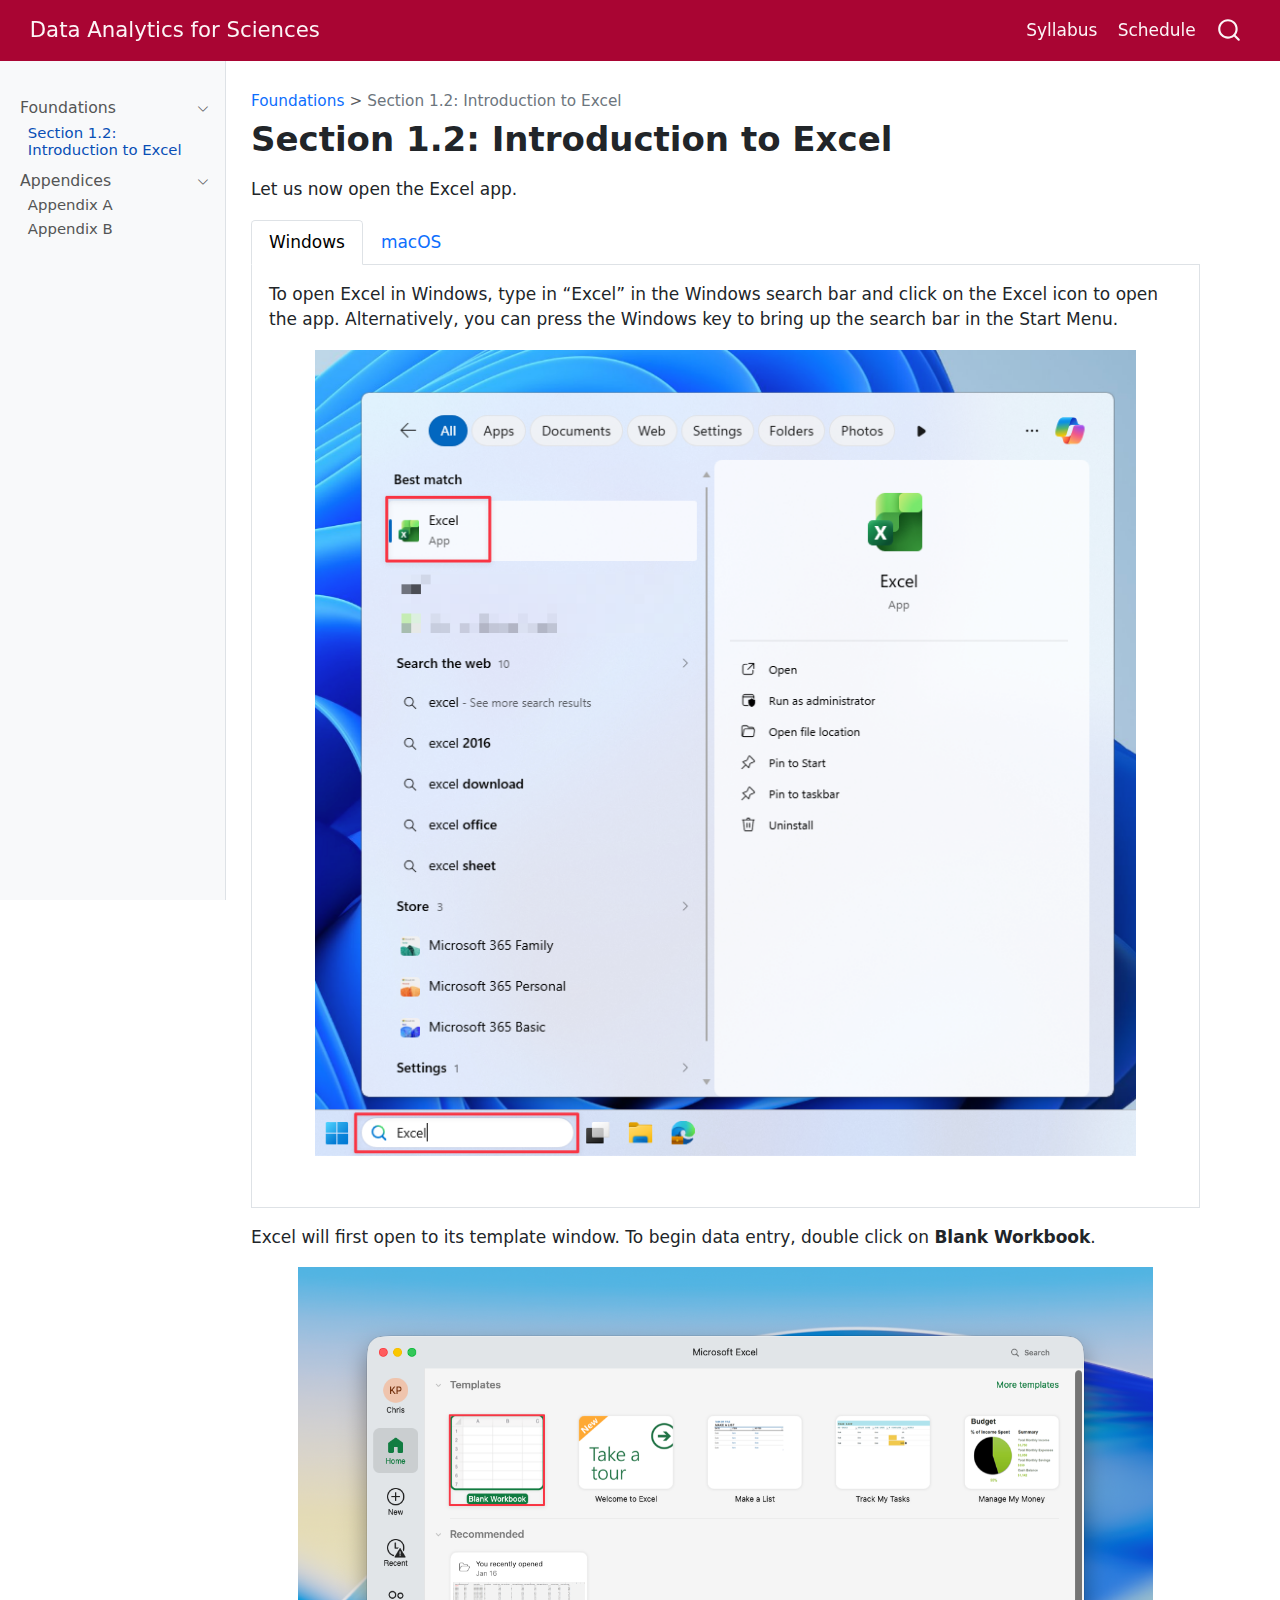
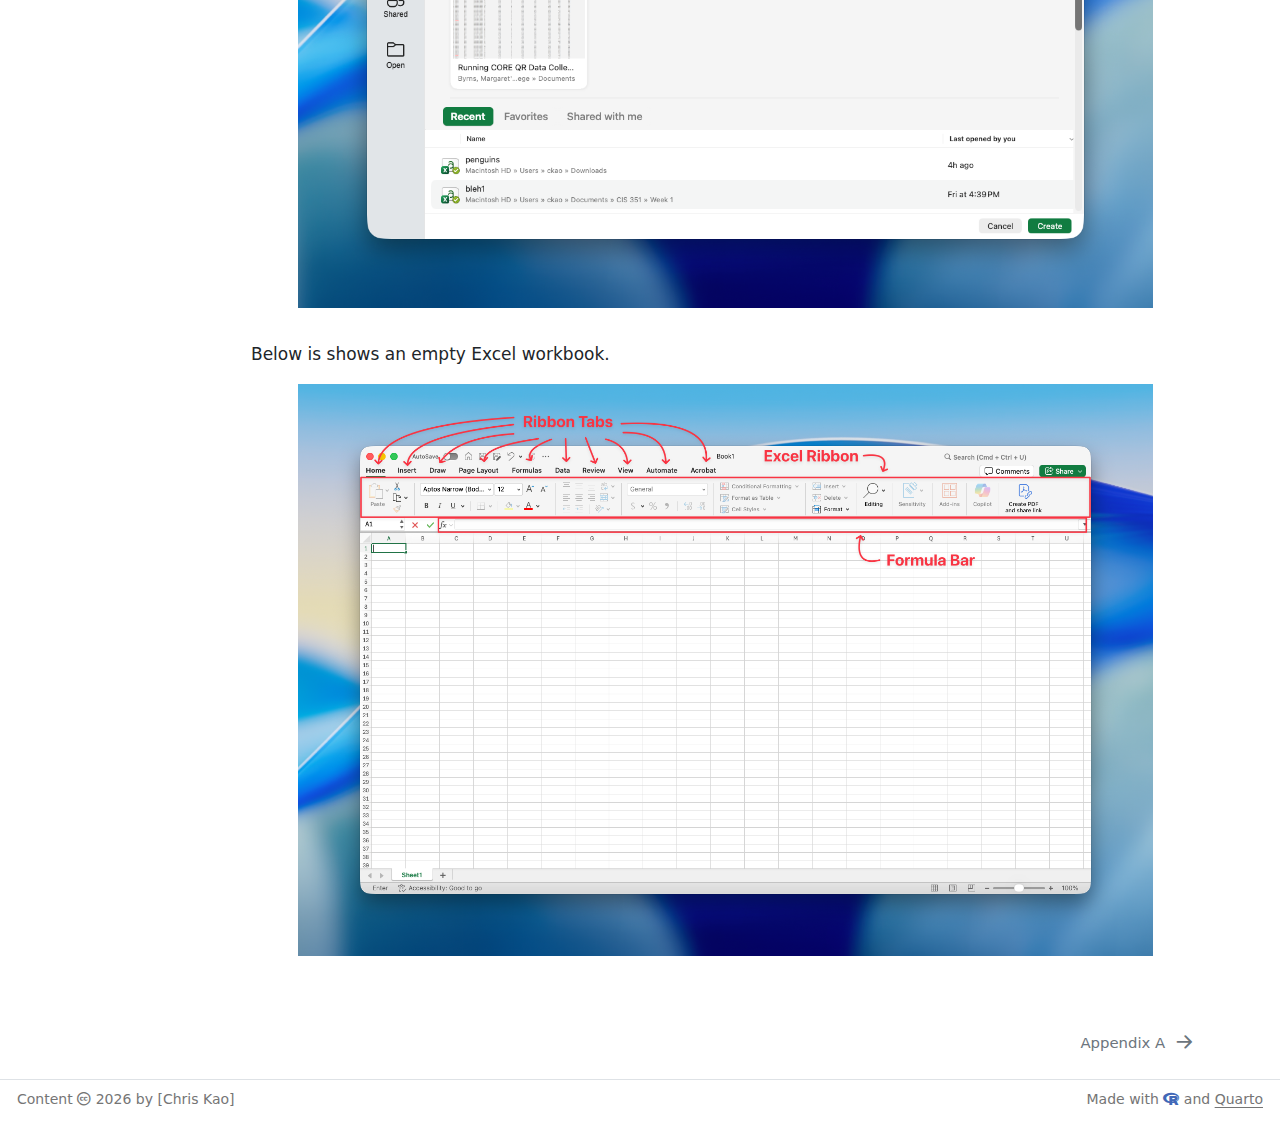
<file: docs/content/section_0102.html>
<!DOCTYPE html>
<html xmlns="http://www.w3.org/1999/xhtml" lang="en" xml:lang="en"><head>

<meta charset="utf-8">
<meta name="generator" content="quarto-1.8.27">

<meta name="viewport" content="width=device-width, initial-scale=1.0, user-scalable=yes">


<title>Section 1.2: Introduction to Excel – Data Analytics for Sciences</title>
<style>
code{white-space: pre-wrap;}
span.smallcaps{font-variant: small-caps;}
div.columns{display: flex; gap: min(4vw, 1.5em);}
div.column{flex: auto; overflow-x: auto;}
div.hanging-indent{margin-left: 1.5em; text-indent: -1.5em;}
ul.task-list{list-style: none;}
ul.task-list li input[type="checkbox"] {
  width: 0.8em;
  margin: 0 0.8em 0.2em -1em; /* quarto-specific, see https://github.com/quarto-dev/quarto-cli/issues/4556 */ 
  vertical-align: middle;
}
</style>


<script src="../site_libs/quarto-nav/quarto-nav.js"></script>
<script src="../site_libs/clipboard/clipboard.min.js"></script>
<script src="../site_libs/quarto-search/autocomplete.umd.js"></script>
<script src="../site_libs/quarto-search/fuse.min.js"></script>
<script src="../site_libs/quarto-search/quarto-search.js"></script>
<meta name="quarto:offset" content="../">
<link href="../content/appendix_A.html" rel="next">
<script src="../site_libs/quarto-html/quarto.js" type="module"></script>
<script src="../site_libs/quarto-html/tabsets/tabsets.js" type="module"></script>
<script src="../site_libs/quarto-html/axe/axe-check.js" type="module"></script>
<script src="../site_libs/quarto-html/popper.min.js"></script>
<script src="../site_libs/quarto-html/tippy.umd.min.js"></script>
<script src="../site_libs/quarto-html/anchor.min.js"></script>
<link href="../site_libs/quarto-html/tippy.css" rel="stylesheet">
<link href="../site_libs/quarto-html/quarto-syntax-highlighting-ed96de9b727972fe78a7b5d16c58bf87.css" rel="stylesheet" id="quarto-text-highlighting-styles">
<script src="../site_libs/bootstrap/bootstrap.min.js"></script>
<link href="../site_libs/bootstrap/bootstrap-icons.css" rel="stylesheet">
<link href="../site_libs/bootstrap/bootstrap-52cedab7993efe0cb339896c0739b1d1.min.css" rel="stylesheet" append-hash="true" id="quarto-bootstrap" data-mode="light">
<link href="../site_libs/quarto-contrib/fontawesome6-6.7.2/all.min.css" rel="stylesheet">
<link href="../site_libs/quarto-contrib/fontawesome6-6.7.2/latex-fontsize.css" rel="stylesheet">
<script id="quarto-search-options" type="application/json">{
  "location": "navbar",
  "copy-button": false,
  "collapse-after": 3,
  "panel-placement": "end",
  "type": "overlay",
  "limit": 50,
  "keyboard-shortcut": [
    "f",
    "/",
    "s"
  ],
  "show-item-context": false,
  "language": {
    "search-no-results-text": "No results",
    "search-matching-documents-text": "matching documents",
    "search-copy-link-title": "Copy link to search",
    "search-hide-matches-text": "Hide additional matches",
    "search-more-match-text": "more match in this document",
    "search-more-matches-text": "more matches in this document",
    "search-clear-button-title": "Clear",
    "search-text-placeholder": "",
    "search-detached-cancel-button-title": "Cancel",
    "search-submit-button-title": "Submit",
    "search-label": "Search"
  }
}</script>


</head>

<body class="nav-sidebar docked nav-fixed fullcontent quarto-light">

<div id="quarto-search-results"></div>
  <header id="quarto-header" class="headroom fixed-top">
    <nav class="navbar navbar-expand-lg " data-bs-theme="dark">
      <div class="navbar-container container-fluid">
      <div class="navbar-brand-container mx-auto">
    <a class="navbar-brand" href="../index.html">
    <span class="navbar-title">Data Analytics for Sciences</span>
    </a>
  </div>
            <div id="quarto-search" class="" title="Search"></div>
          <button class="navbar-toggler" type="button" data-bs-toggle="collapse" data-bs-target="#navbarCollapse" aria-controls="navbarCollapse" role="menu" aria-expanded="false" aria-label="Toggle navigation" onclick="if (window.quartoToggleHeadroom) { window.quartoToggleHeadroom(); }">
  <span class="navbar-toggler-icon"></span>
</button>
          <div class="collapse navbar-collapse" id="navbarCollapse">
            <ul class="navbar-nav navbar-nav-scroll ms-auto">
  <li class="nav-item">
    <a class="nav-link" href="../syllabus.html"> 
<span class="menu-text">Syllabus</span></a>
  </li>  
  <li class="nav-item">
    <a class="nav-link" href="../schedule.html"> 
<span class="menu-text">Schedule</span></a>
  </li>  
</ul>
          </div> <!-- /navcollapse -->
            <div class="quarto-navbar-tools">
</div>
      </div> <!-- /container-fluid -->
    </nav>
  <nav class="quarto-secondary-nav">
    <div class="container-fluid d-flex">
      <button type="button" class="quarto-btn-toggle btn" data-bs-toggle="collapse" role="button" data-bs-target=".quarto-sidebar-collapse-item" aria-controls="quarto-sidebar" aria-expanded="false" aria-label="Toggle sidebar navigation" onclick="if (window.quartoToggleHeadroom) { window.quartoToggleHeadroom(); }">
        <i class="bi bi-layout-text-sidebar-reverse"></i>
      </button>
        <nav class="quarto-page-breadcrumbs" aria-label="breadcrumb"><ol class="breadcrumb"><li class="breadcrumb-item"><a href="../content/section_0102.html">Foundations</a></li><li class="breadcrumb-item"><a href="../content/section_0102.html">Section 1.2: Introduction to Excel</a></li></ol></nav>
        <a class="flex-grow-1" role="navigation" data-bs-toggle="collapse" data-bs-target=".quarto-sidebar-collapse-item" aria-controls="quarto-sidebar" aria-expanded="false" aria-label="Toggle sidebar navigation" onclick="if (window.quartoToggleHeadroom) { window.quartoToggleHeadroom(); }">      
        </a>
    </div>
  </nav>
</header>
<!-- content -->
<div id="quarto-content" class="quarto-container page-columns page-rows-contents page-layout-article page-navbar">
<!-- sidebar -->
  <nav id="quarto-sidebar" class="sidebar collapse collapse-horizontal quarto-sidebar-collapse-item sidebar-navigation docked overflow-auto">
    <div class="sidebar-menu-container"> 
    <ul class="list-unstyled mt-1">
        <li class="sidebar-item sidebar-item-section">
      <div class="sidebar-item-container"> 
            <a class="sidebar-item-text sidebar-link text-start" data-bs-toggle="collapse" data-bs-target="#quarto-sidebar-section-1" role="navigation" aria-expanded="true">
 <span class="menu-text">Foundations</span></a>
          <a class="sidebar-item-toggle text-start" data-bs-toggle="collapse" data-bs-target="#quarto-sidebar-section-1" role="navigation" aria-expanded="true" aria-label="Toggle section">
            <i class="bi bi-chevron-right ms-2"></i>
          </a> 
      </div>
      <ul id="quarto-sidebar-section-1" class="collapse list-unstyled sidebar-section depth1 show">  
          <li class="sidebar-item">
  <div class="sidebar-item-container"> 
  <a href="../content/section_0102.html" class="sidebar-item-text sidebar-link active">
 <span class="menu-text">Section 1.2: Introduction to Excel</span></a>
  </div>
</li>
      </ul>
  </li>
        <li class="sidebar-item sidebar-item-section">
      <div class="sidebar-item-container"> 
            <a class="sidebar-item-text sidebar-link text-start" data-bs-toggle="collapse" data-bs-target="#quarto-sidebar-section-2" role="navigation" aria-expanded="true">
 <span class="menu-text">Appendices</span></a>
          <a class="sidebar-item-toggle text-start" data-bs-toggle="collapse" data-bs-target="#quarto-sidebar-section-2" role="navigation" aria-expanded="true" aria-label="Toggle section">
            <i class="bi bi-chevron-right ms-2"></i>
          </a> 
      </div>
      <ul id="quarto-sidebar-section-2" class="collapse list-unstyled sidebar-section depth1 show">  
          <li class="sidebar-item">
  <div class="sidebar-item-container"> 
  <a href="../content/appendix_A.html" class="sidebar-item-text sidebar-link">
 <span class="menu-text">Appendix A</span></a>
  </div>
</li>
          <li class="sidebar-item">
  <div class="sidebar-item-container"> 
  <a href="../content/appendix_B.html" class="sidebar-item-text sidebar-link">
 <span class="menu-text">Appendix B</span></a>
  </div>
</li>
      </ul>
  </li>
    </ul>
    </div>
</nav>
<div id="quarto-sidebar-glass" class="quarto-sidebar-collapse-item" data-bs-toggle="collapse" data-bs-target=".quarto-sidebar-collapse-item"></div>
<!-- margin-sidebar -->
    
<!-- main -->
<main class="content" id="quarto-document-content">

<header id="title-block-header" class="quarto-title-block default"><nav class="quarto-page-breadcrumbs quarto-title-breadcrumbs d-none d-lg-block" aria-label="breadcrumb"><ol class="breadcrumb"><li class="breadcrumb-item"><a href="../content/section_0102.html">Foundations</a></li><li class="breadcrumb-item"><a href="../content/section_0102.html">Section 1.2: Introduction to Excel</a></li></ol></nav>
<div class="quarto-title">
<h1 class="title">Section 1.2: Introduction to Excel</h1>
</div>



<div class="quarto-title-meta">

    
  
    
  </div>
  


</header>


<p>Let us now open the Excel app.</p>
<div class="tabset-margin-container"></div><div class="panel-tabset">
<ul class="nav nav-tabs" role="tablist"><li class="nav-item" role="presentation"><a class="nav-link active" id="tabset-1-1-tab" data-bs-toggle="tab" data-bs-target="#tabset-1-1" role="tab" aria-controls="tabset-1-1" aria-selected="true" href="">Windows</a></li><li class="nav-item" role="presentation"><a class="nav-link" id="tabset-1-2-tab" data-bs-toggle="tab" data-bs-target="#tabset-1-2" role="tab" aria-controls="tabset-1-2" aria-selected="false" href="">macOS</a></li></ul>
<div class="tab-content">
<div id="tabset-1-1" class="tab-pane active" role="tabpanel" aria-labelledby="tabset-1-1-tab">
<p>To open Excel in Windows, type in “Excel” in the Windows search bar and click on the Excel icon to open the app. Alternatively, you can press the Windows key to bring up the search bar in the Start Menu.</p>
<div class="quarto-figure quarto-figure-center">
<figure class="figure">
<p><img src="../figs/sec_0102_fig_1.png" class="img-fluid quarto-figure quarto-figure-center figure-img" style="width:90.0%"></p>
</figure>
</div>
</div>
<div id="tabset-1-2" class="tab-pane" role="tabpanel" aria-labelledby="tabset-1-2-tab">
<p>To open Excel in macOS, open the Spotlight search bar by pressing <code>Cmd</code> + <code>Space</code>, then type in “Excel”.</p>
<div class="quarto-figure quarto-figure-center">
<figure class="figure">
<p><img src="../figs/sec_0102_fig_2.png" class="img-fluid quarto-figure quarto-figure-center figure-img" style="width:90.0%"></p>
</figure>
</div>
</div>
</div>
</div>
<p>Excel will first open to its template window. To begin data entry, double click on <strong>Blank Workbook</strong>.</p>
<div class="quarto-figure quarto-figure-center">
<figure class="figure">
<p><img src="../figs/sec_0102_fig_3.png" class="img-fluid quarto-figure quarto-figure-center figure-img" style="width:90.0%"></p>
</figure>
</div>
<p>Below is shows an empty Excel workbook.</p>
<div class="quarto-figure quarto-figure-center">
<figure class="figure">
<p><img src="../figs/sec_0102_fig_4.png" class="img-fluid quarto-figure quarto-figure-center figure-img" style="width:90.0%"></p>
</figure>
</div>



</main> <!-- /main -->
<script id="quarto-html-after-body" type="application/javascript">
  window.document.addEventListener("DOMContentLoaded", function (event) {
    const icon = "";
    const anchorJS = new window.AnchorJS();
    anchorJS.options = {
      placement: 'right',
      icon: icon
    };
    anchorJS.add('.anchored');
    const isCodeAnnotation = (el) => {
      for (const clz of el.classList) {
        if (clz.startsWith('code-annotation-')) {                     
          return true;
        }
      }
      return false;
    }
    const onCopySuccess = function(e) {
      // button target
      const button = e.trigger;
      // don't keep focus
      button.blur();
      // flash "checked"
      button.classList.add('code-copy-button-checked');
      var currentTitle = button.getAttribute("title");
      button.setAttribute("title", "Copied!");
      let tooltip;
      if (window.bootstrap) {
        button.setAttribute("data-bs-toggle", "tooltip");
        button.setAttribute("data-bs-placement", "left");
        button.setAttribute("data-bs-title", "Copied!");
        tooltip = new bootstrap.Tooltip(button, 
          { trigger: "manual", 
            customClass: "code-copy-button-tooltip",
            offset: [0, -8]});
        tooltip.show();    
      }
      setTimeout(function() {
        if (tooltip) {
          tooltip.hide();
          button.removeAttribute("data-bs-title");
          button.removeAttribute("data-bs-toggle");
          button.removeAttribute("data-bs-placement");
        }
        button.setAttribute("title", currentTitle);
        button.classList.remove('code-copy-button-checked');
      }, 1000);
      // clear code selection
      e.clearSelection();
    }
    const getTextToCopy = function(trigger) {
      const outerScaffold = trigger.parentElement.cloneNode(true);
      const codeEl = outerScaffold.querySelector('code');
      for (const childEl of codeEl.children) {
        if (isCodeAnnotation(childEl)) {
          childEl.remove();
        }
      }
      return codeEl.innerText;
    }
    const clipboard = new window.ClipboardJS('.code-copy-button:not([data-in-quarto-modal])', {
      text: getTextToCopy
    });
    clipboard.on('success', onCopySuccess);
    if (window.document.getElementById('quarto-embedded-source-code-modal')) {
      const clipboardModal = new window.ClipboardJS('.code-copy-button[data-in-quarto-modal]', {
        text: getTextToCopy,
        container: window.document.getElementById('quarto-embedded-source-code-modal')
      });
      clipboardModal.on('success', onCopySuccess);
    }
      var localhostRegex = new RegExp(/^(?:http|https):\/\/localhost\:?[0-9]*\//);
      var mailtoRegex = new RegExp(/^mailto:/);
        var filterRegex = new RegExp("https:\/\/ckaoxvii\.github\.io\/CIS-351-Data-Analytics-for-Sciences\/");
      var isInternal = (href) => {
          return filterRegex.test(href) || localhostRegex.test(href) || mailtoRegex.test(href);
      }
      // Inspect non-navigation links and adorn them if external
     var links = window.document.querySelectorAll('a[href]:not(.nav-link):not(.navbar-brand):not(.toc-action):not(.sidebar-link):not(.sidebar-item-toggle):not(.pagination-link):not(.no-external):not([aria-hidden]):not(.dropdown-item):not(.quarto-navigation-tool):not(.about-link)');
      for (var i=0; i<links.length; i++) {
        const link = links[i];
        if (!isInternal(link.href)) {
          // undo the damage that might have been done by quarto-nav.js in the case of
          // links that we want to consider external
          if (link.dataset.originalHref !== undefined) {
            link.href = link.dataset.originalHref;
          }
        }
      }
    function tippyHover(el, contentFn, onTriggerFn, onUntriggerFn) {
      const config = {
        allowHTML: true,
        maxWidth: 500,
        delay: 100,
        arrow: false,
        appendTo: function(el) {
            return el.parentElement;
        },
        interactive: true,
        interactiveBorder: 10,
        theme: 'quarto',
        placement: 'bottom-start',
      };
      if (contentFn) {
        config.content = contentFn;
      }
      if (onTriggerFn) {
        config.onTrigger = onTriggerFn;
      }
      if (onUntriggerFn) {
        config.onUntrigger = onUntriggerFn;
      }
      window.tippy(el, config); 
    }
    const noterefs = window.document.querySelectorAll('a[role="doc-noteref"]');
    for (var i=0; i<noterefs.length; i++) {
      const ref = noterefs[i];
      tippyHover(ref, function() {
        // use id or data attribute instead here
        let href = ref.getAttribute('data-footnote-href') || ref.getAttribute('href');
        try { href = new URL(href).hash; } catch {}
        const id = href.replace(/^#\/?/, "");
        const note = window.document.getElementById(id);
        if (note) {
          return note.innerHTML;
        } else {
          return "";
        }
      });
    }
    const xrefs = window.document.querySelectorAll('a.quarto-xref');
    const processXRef = (id, note) => {
      // Strip column container classes
      const stripColumnClz = (el) => {
        el.classList.remove("page-full", "page-columns");
        if (el.children) {
          for (const child of el.children) {
            stripColumnClz(child);
          }
        }
      }
      stripColumnClz(note)
      if (id === null || id.startsWith('sec-')) {
        // Special case sections, only their first couple elements
        const container = document.createElement("div");
        if (note.children && note.children.length > 2) {
          container.appendChild(note.children[0].cloneNode(true));
          for (let i = 1; i < note.children.length; i++) {
            const child = note.children[i];
            if (child.tagName === "P" && child.innerText === "") {
              continue;
            } else {
              container.appendChild(child.cloneNode(true));
              break;
            }
          }
          if (window.Quarto?.typesetMath) {
            window.Quarto.typesetMath(container);
          }
          return container.innerHTML
        } else {
          if (window.Quarto?.typesetMath) {
            window.Quarto.typesetMath(note);
          }
          return note.innerHTML;
        }
      } else {
        // Remove any anchor links if they are present
        const anchorLink = note.querySelector('a.anchorjs-link');
        if (anchorLink) {
          anchorLink.remove();
        }
        if (window.Quarto?.typesetMath) {
          window.Quarto.typesetMath(note);
        }
        if (note.classList.contains("callout")) {
          return note.outerHTML;
        } else {
          return note.innerHTML;
        }
      }
    }
    for (var i=0; i<xrefs.length; i++) {
      const xref = xrefs[i];
      tippyHover(xref, undefined, function(instance) {
        instance.disable();
        let url = xref.getAttribute('href');
        let hash = undefined; 
        if (url.startsWith('#')) {
          hash = url;
        } else {
          try { hash = new URL(url).hash; } catch {}
        }
        if (hash) {
          const id = hash.replace(/^#\/?/, "");
          const note = window.document.getElementById(id);
          if (note !== null) {
            try {
              const html = processXRef(id, note.cloneNode(true));
              instance.setContent(html);
            } finally {
              instance.enable();
              instance.show();
            }
          } else {
            // See if we can fetch this
            fetch(url.split('#')[0])
            .then(res => res.text())
            .then(html => {
              const parser = new DOMParser();
              const htmlDoc = parser.parseFromString(html, "text/html");
              const note = htmlDoc.getElementById(id);
              if (note !== null) {
                const html = processXRef(id, note);
                instance.setContent(html);
              } 
            }).finally(() => {
              instance.enable();
              instance.show();
            });
          }
        } else {
          // See if we can fetch a full url (with no hash to target)
          // This is a special case and we should probably do some content thinning / targeting
          fetch(url)
          .then(res => res.text())
          .then(html => {
            const parser = new DOMParser();
            const htmlDoc = parser.parseFromString(html, "text/html");
            const note = htmlDoc.querySelector('main.content');
            if (note !== null) {
              // This should only happen for chapter cross references
              // (since there is no id in the URL)
              // remove the first header
              if (note.children.length > 0 && note.children[0].tagName === "HEADER") {
                note.children[0].remove();
              }
              const html = processXRef(null, note);
              instance.setContent(html);
            } 
          }).finally(() => {
            instance.enable();
            instance.show();
          });
        }
      }, function(instance) {
      });
    }
        let selectedAnnoteEl;
        const selectorForAnnotation = ( cell, annotation) => {
          let cellAttr = 'data-code-cell="' + cell + '"';
          let lineAttr = 'data-code-annotation="' +  annotation + '"';
          const selector = 'span[' + cellAttr + '][' + lineAttr + ']';
          return selector;
        }
        const selectCodeLines = (annoteEl) => {
          const doc = window.document;
          const targetCell = annoteEl.getAttribute("data-target-cell");
          const targetAnnotation = annoteEl.getAttribute("data-target-annotation");
          const annoteSpan = window.document.querySelector(selectorForAnnotation(targetCell, targetAnnotation));
          const lines = annoteSpan.getAttribute("data-code-lines").split(",");
          const lineIds = lines.map((line) => {
            return targetCell + "-" + line;
          })
          let top = null;
          let height = null;
          let parent = null;
          if (lineIds.length > 0) {
              //compute the position of the single el (top and bottom and make a div)
              const el = window.document.getElementById(lineIds[0]);
              top = el.offsetTop;
              height = el.offsetHeight;
              parent = el.parentElement.parentElement;
            if (lineIds.length > 1) {
              const lastEl = window.document.getElementById(lineIds[lineIds.length - 1]);
              const bottom = lastEl.offsetTop + lastEl.offsetHeight;
              height = bottom - top;
            }
            if (top !== null && height !== null && parent !== null) {
              // cook up a div (if necessary) and position it 
              let div = window.document.getElementById("code-annotation-line-highlight");
              if (div === null) {
                div = window.document.createElement("div");
                div.setAttribute("id", "code-annotation-line-highlight");
                div.style.position = 'absolute';
                parent.appendChild(div);
              }
              div.style.top = top - 2 + "px";
              div.style.height = height + 4 + "px";
              div.style.left = 0;
              let gutterDiv = window.document.getElementById("code-annotation-line-highlight-gutter");
              if (gutterDiv === null) {
                gutterDiv = window.document.createElement("div");
                gutterDiv.setAttribute("id", "code-annotation-line-highlight-gutter");
                gutterDiv.style.position = 'absolute';
                const codeCell = window.document.getElementById(targetCell);
                const gutter = codeCell.querySelector('.code-annotation-gutter');
                gutter.appendChild(gutterDiv);
              }
              gutterDiv.style.top = top - 2 + "px";
              gutterDiv.style.height = height + 4 + "px";
            }
            selectedAnnoteEl = annoteEl;
          }
        };
        const unselectCodeLines = () => {
          const elementsIds = ["code-annotation-line-highlight", "code-annotation-line-highlight-gutter"];
          elementsIds.forEach((elId) => {
            const div = window.document.getElementById(elId);
            if (div) {
              div.remove();
            }
          });
          selectedAnnoteEl = undefined;
        };
          // Handle positioning of the toggle
      window.addEventListener(
        "resize",
        throttle(() => {
          elRect = undefined;
          if (selectedAnnoteEl) {
            selectCodeLines(selectedAnnoteEl);
          }
        }, 10)
      );
      function throttle(fn, ms) {
      let throttle = false;
      let timer;
        return (...args) => {
          if(!throttle) { // first call gets through
              fn.apply(this, args);
              throttle = true;
          } else { // all the others get throttled
              if(timer) clearTimeout(timer); // cancel #2
              timer = setTimeout(() => {
                fn.apply(this, args);
                timer = throttle = false;
              }, ms);
          }
        };
      }
        // Attach click handler to the DT
        const annoteDls = window.document.querySelectorAll('dt[data-target-cell]');
        for (const annoteDlNode of annoteDls) {
          annoteDlNode.addEventListener('click', (event) => {
            const clickedEl = event.target;
            if (clickedEl !== selectedAnnoteEl) {
              unselectCodeLines();
              const activeEl = window.document.querySelector('dt[data-target-cell].code-annotation-active');
              if (activeEl) {
                activeEl.classList.remove('code-annotation-active');
              }
              selectCodeLines(clickedEl);
              clickedEl.classList.add('code-annotation-active');
            } else {
              // Unselect the line
              unselectCodeLines();
              clickedEl.classList.remove('code-annotation-active');
            }
          });
        }
    const findCites = (el) => {
      const parentEl = el.parentElement;
      if (parentEl) {
        const cites = parentEl.dataset.cites;
        if (cites) {
          return {
            el,
            cites: cites.split(' ')
          };
        } else {
          return findCites(el.parentElement)
        }
      } else {
        return undefined;
      }
    };
    var bibliorefs = window.document.querySelectorAll('a[role="doc-biblioref"]');
    for (var i=0; i<bibliorefs.length; i++) {
      const ref = bibliorefs[i];
      const citeInfo = findCites(ref);
      if (citeInfo) {
        tippyHover(citeInfo.el, function() {
          var popup = window.document.createElement('div');
          citeInfo.cites.forEach(function(cite) {
            var citeDiv = window.document.createElement('div');
            citeDiv.classList.add('hanging-indent');
            citeDiv.classList.add('csl-entry');
            var biblioDiv = window.document.getElementById('ref-' + cite);
            if (biblioDiv) {
              citeDiv.innerHTML = biblioDiv.innerHTML;
            }
            popup.appendChild(citeDiv);
          });
          return popup.innerHTML;
        });
      }
    }
  });
  </script>
<nav class="page-navigation">
  <div class="nav-page nav-page-previous">
  </div>
  <div class="nav-page nav-page-next">
      <a href="../content/appendix_A.html" class="pagination-link" aria-label="Appendix A">
        <span class="nav-page-text">Appendix A</span> <i class="bi bi-arrow-right-short"></i>
      </a>
  </div>
</nav>
</div> <!-- /content -->
<footer class="footer">
  <div class="nav-footer">
    <div class="nav-footer-left">
<p>Content <i class="fa-brands fa-creative-commons" aria-label="creative-commons"></i> 2026 by [Chris Kao]</p>
</div>   
    <div class="nav-footer-center">
      &nbsp;
    </div>
    <div class="nav-footer-right">
<p>Made with <span style="color:#4168b7"><i class="fa-brands fa-r-project" aria-label="r-project"></i></span> and <a href="https://quarto.org/">Quarto</a></p>
</div>
  </div>
</footer>




</body></html>
</file>
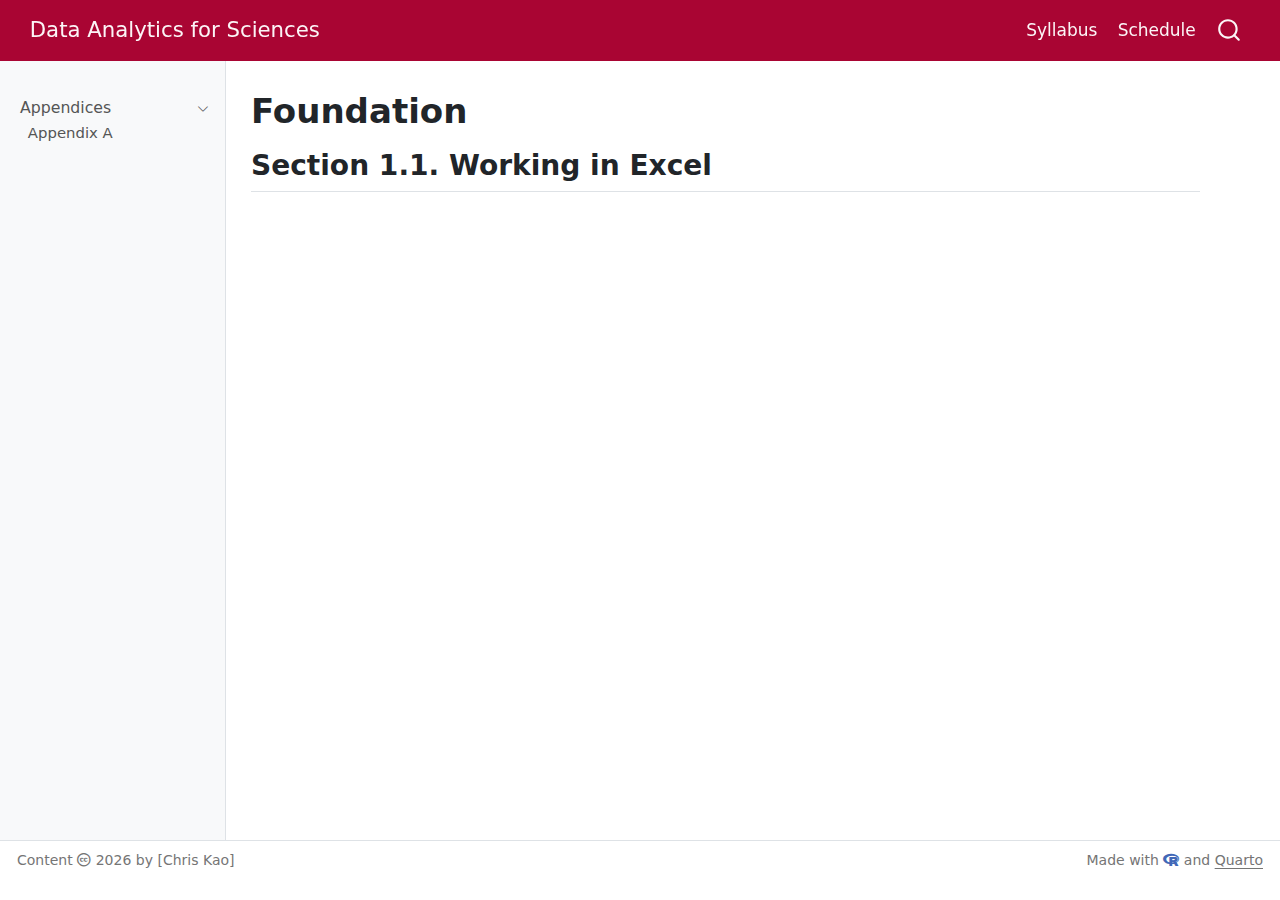
<file: docs/content/section_01_01.html>
<!DOCTYPE html>
<html xmlns="http://www.w3.org/1999/xhtml" lang="en" xml:lang="en"><head>

<meta charset="utf-8">
<meta name="generator" content="quarto-1.8.27">

<meta name="viewport" content="width=device-width, initial-scale=1.0, user-scalable=yes">


<title>Foundation – Data Analytics for Sciences</title>
<style>
code{white-space: pre-wrap;}
span.smallcaps{font-variant: small-caps;}
div.columns{display: flex; gap: min(4vw, 1.5em);}
div.column{flex: auto; overflow-x: auto;}
div.hanging-indent{margin-left: 1.5em; text-indent: -1.5em;}
ul.task-list{list-style: none;}
ul.task-list li input[type="checkbox"] {
  width: 0.8em;
  margin: 0 0.8em 0.2em -1em; /* quarto-specific, see https://github.com/quarto-dev/quarto-cli/issues/4556 */ 
  vertical-align: middle;
}
</style>


<script src="../site_libs/quarto-nav/quarto-nav.js"></script>
<script src="../site_libs/clipboard/clipboard.min.js"></script>
<script src="../site_libs/quarto-search/autocomplete.umd.js"></script>
<script src="../site_libs/quarto-search/fuse.min.js"></script>
<script src="../site_libs/quarto-search/quarto-search.js"></script>
<meta name="quarto:offset" content="../">
<script src="../site_libs/quarto-html/quarto.js" type="module"></script>
<script src="../site_libs/quarto-html/tabsets/tabsets.js" type="module"></script>
<script src="../site_libs/quarto-html/axe/axe-check.js" type="module"></script>
<script src="../site_libs/quarto-html/popper.min.js"></script>
<script src="../site_libs/quarto-html/tippy.umd.min.js"></script>
<script src="../site_libs/quarto-html/anchor.min.js"></script>
<link href="../site_libs/quarto-html/tippy.css" rel="stylesheet">
<link href="../site_libs/quarto-html/quarto-syntax-highlighting-ed96de9b727972fe78a7b5d16c58bf87.css" rel="stylesheet" id="quarto-text-highlighting-styles">
<script src="../site_libs/bootstrap/bootstrap.min.js"></script>
<link href="../site_libs/bootstrap/bootstrap-icons.css" rel="stylesheet">
<link href="../site_libs/bootstrap/bootstrap-52cedab7993efe0cb339896c0739b1d1.min.css" rel="stylesheet" append-hash="true" id="quarto-bootstrap" data-mode="light">
<link href="../site_libs/quarto-contrib/fontawesome6-6.7.2/all.min.css" rel="stylesheet">
<link href="../site_libs/quarto-contrib/fontawesome6-6.7.2/latex-fontsize.css" rel="stylesheet">
<script id="quarto-search-options" type="application/json">{
  "location": "navbar",
  "copy-button": false,
  "collapse-after": 3,
  "panel-placement": "end",
  "type": "overlay",
  "limit": 50,
  "keyboard-shortcut": [
    "f",
    "/",
    "s"
  ],
  "show-item-context": false,
  "language": {
    "search-no-results-text": "No results",
    "search-matching-documents-text": "matching documents",
    "search-copy-link-title": "Copy link to search",
    "search-hide-matches-text": "Hide additional matches",
    "search-more-match-text": "more match in this document",
    "search-more-matches-text": "more matches in this document",
    "search-clear-button-title": "Clear",
    "search-text-placeholder": "",
    "search-detached-cancel-button-title": "Cancel",
    "search-submit-button-title": "Submit",
    "search-label": "Search"
  }
}</script>


</head>

<body class="nav-sidebar docked nav-fixed fullcontent quarto-light">

<div id="quarto-search-results"></div>
  <header id="quarto-header" class="headroom fixed-top">
    <nav class="navbar navbar-expand-lg " data-bs-theme="dark">
      <div class="navbar-container container-fluid">
      <div class="navbar-brand-container mx-auto">
    <a class="navbar-brand" href="../index.html">
    <span class="navbar-title">Data Analytics for Sciences</span>
    </a>
  </div>
            <div id="quarto-search" class="" title="Search"></div>
          <button class="navbar-toggler" type="button" data-bs-toggle="collapse" data-bs-target="#navbarCollapse" aria-controls="navbarCollapse" role="menu" aria-expanded="false" aria-label="Toggle navigation" onclick="if (window.quartoToggleHeadroom) { window.quartoToggleHeadroom(); }">
  <span class="navbar-toggler-icon"></span>
</button>
          <div class="collapse navbar-collapse" id="navbarCollapse">
            <ul class="navbar-nav navbar-nav-scroll ms-auto">
  <li class="nav-item">
    <a class="nav-link" href="../syllabus.html"> 
<span class="menu-text">Syllabus</span></a>
  </li>  
  <li class="nav-item">
    <a class="nav-link" href="../schedule.html"> 
<span class="menu-text">Schedule</span></a>
  </li>  
</ul>
          </div> <!-- /navcollapse -->
            <div class="quarto-navbar-tools">
</div>
      </div> <!-- /container-fluid -->
    </nav>
  <nav class="quarto-secondary-nav">
    <div class="container-fluid d-flex">
      <button type="button" class="quarto-btn-toggle btn" data-bs-toggle="collapse" role="button" data-bs-target=".quarto-sidebar-collapse-item" aria-controls="quarto-sidebar" aria-expanded="false" aria-label="Toggle sidebar navigation" onclick="if (window.quartoToggleHeadroom) { window.quartoToggleHeadroom(); }">
        <i class="bi bi-layout-text-sidebar-reverse"></i>
      </button>
        <nav class="quarto-page-breadcrumbs" aria-label="breadcrumb"><ol class="breadcrumb"><li class="breadcrumb-item">Foundation</li></ol></nav>
        <a class="flex-grow-1" role="navigation" data-bs-toggle="collapse" data-bs-target=".quarto-sidebar-collapse-item" aria-controls="quarto-sidebar" aria-expanded="false" aria-label="Toggle sidebar navigation" onclick="if (window.quartoToggleHeadroom) { window.quartoToggleHeadroom(); }">      
        </a>
    </div>
  </nav>
</header>
<!-- content -->
<div id="quarto-content" class="quarto-container page-columns page-rows-contents page-layout-article page-navbar">
<!-- sidebar -->
  <nav id="quarto-sidebar" class="sidebar collapse collapse-horizontal quarto-sidebar-collapse-item sidebar-navigation docked overflow-auto">
    <div class="sidebar-menu-container"> 
    <ul class="list-unstyled mt-1">
        <li class="sidebar-item sidebar-item-section">
      <div class="sidebar-item-container"> 
            <a class="sidebar-item-text sidebar-link text-start" data-bs-toggle="collapse" data-bs-target="#quarto-sidebar-section-1" role="navigation" aria-expanded="true">
 <span class="menu-text">Appendices</span></a>
          <a class="sidebar-item-toggle text-start" data-bs-toggle="collapse" data-bs-target="#quarto-sidebar-section-1" role="navigation" aria-expanded="true" aria-label="Toggle section">
            <i class="bi bi-chevron-right ms-2"></i>
          </a> 
      </div>
      <ul id="quarto-sidebar-section-1" class="collapse list-unstyled sidebar-section depth1 show">  
          <li class="sidebar-item">
  <div class="sidebar-item-container"> 
  <a href="../content/appendix_A.html" class="sidebar-item-text sidebar-link">
 <span class="menu-text">Appendix A</span></a>
  </div>
</li>
      </ul>
  </li>
    </ul>
    </div>
</nav>
<div id="quarto-sidebar-glass" class="quarto-sidebar-collapse-item" data-bs-toggle="collapse" data-bs-target=".quarto-sidebar-collapse-item"></div>
<!-- margin-sidebar -->
    
<!-- main -->
<main class="content" id="quarto-document-content">

<header id="title-block-header" class="quarto-title-block default">
<div class="quarto-title">
<h1 class="title">Foundation</h1>
</div>



<div class="quarto-title-meta">

    
  
    
  </div>
  


</header>


<section id="section-1.1.-working-in-excel" class="level2">
<h2 class="anchored" data-anchor-id="section-1.1.-working-in-excel">Section 1.1. Working in Excel</h2>


</section>

</main> <!-- /main -->
<script id="quarto-html-after-body" type="application/javascript">
  window.document.addEventListener("DOMContentLoaded", function (event) {
    const icon = "";
    const anchorJS = new window.AnchorJS();
    anchorJS.options = {
      placement: 'right',
      icon: icon
    };
    anchorJS.add('.anchored');
    const isCodeAnnotation = (el) => {
      for (const clz of el.classList) {
        if (clz.startsWith('code-annotation-')) {                     
          return true;
        }
      }
      return false;
    }
    const onCopySuccess = function(e) {
      // button target
      const button = e.trigger;
      // don't keep focus
      button.blur();
      // flash "checked"
      button.classList.add('code-copy-button-checked');
      var currentTitle = button.getAttribute("title");
      button.setAttribute("title", "Copied!");
      let tooltip;
      if (window.bootstrap) {
        button.setAttribute("data-bs-toggle", "tooltip");
        button.setAttribute("data-bs-placement", "left");
        button.setAttribute("data-bs-title", "Copied!");
        tooltip = new bootstrap.Tooltip(button, 
          { trigger: "manual", 
            customClass: "code-copy-button-tooltip",
            offset: [0, -8]});
        tooltip.show();    
      }
      setTimeout(function() {
        if (tooltip) {
          tooltip.hide();
          button.removeAttribute("data-bs-title");
          button.removeAttribute("data-bs-toggle");
          button.removeAttribute("data-bs-placement");
        }
        button.setAttribute("title", currentTitle);
        button.classList.remove('code-copy-button-checked');
      }, 1000);
      // clear code selection
      e.clearSelection();
    }
    const getTextToCopy = function(trigger) {
      const outerScaffold = trigger.parentElement.cloneNode(true);
      const codeEl = outerScaffold.querySelector('code');
      for (const childEl of codeEl.children) {
        if (isCodeAnnotation(childEl)) {
          childEl.remove();
        }
      }
      return codeEl.innerText;
    }
    const clipboard = new window.ClipboardJS('.code-copy-button:not([data-in-quarto-modal])', {
      text: getTextToCopy
    });
    clipboard.on('success', onCopySuccess);
    if (window.document.getElementById('quarto-embedded-source-code-modal')) {
      const clipboardModal = new window.ClipboardJS('.code-copy-button[data-in-quarto-modal]', {
        text: getTextToCopy,
        container: window.document.getElementById('quarto-embedded-source-code-modal')
      });
      clipboardModal.on('success', onCopySuccess);
    }
      var localhostRegex = new RegExp(/^(?:http|https):\/\/localhost\:?[0-9]*\//);
      var mailtoRegex = new RegExp(/^mailto:/);
        var filterRegex = new RegExp("https:\/\/ckaoxvii\.github\.io\/CIS-351-Data-Analytics-for-Sciences\/");
      var isInternal = (href) => {
          return filterRegex.test(href) || localhostRegex.test(href) || mailtoRegex.test(href);
      }
      // Inspect non-navigation links and adorn them if external
     var links = window.document.querySelectorAll('a[href]:not(.nav-link):not(.navbar-brand):not(.toc-action):not(.sidebar-link):not(.sidebar-item-toggle):not(.pagination-link):not(.no-external):not([aria-hidden]):not(.dropdown-item):not(.quarto-navigation-tool):not(.about-link)');
      for (var i=0; i<links.length; i++) {
        const link = links[i];
        if (!isInternal(link.href)) {
          // undo the damage that might have been done by quarto-nav.js in the case of
          // links that we want to consider external
          if (link.dataset.originalHref !== undefined) {
            link.href = link.dataset.originalHref;
          }
        }
      }
    function tippyHover(el, contentFn, onTriggerFn, onUntriggerFn) {
      const config = {
        allowHTML: true,
        maxWidth: 500,
        delay: 100,
        arrow: false,
        appendTo: function(el) {
            return el.parentElement;
        },
        interactive: true,
        interactiveBorder: 10,
        theme: 'quarto',
        placement: 'bottom-start',
      };
      if (contentFn) {
        config.content = contentFn;
      }
      if (onTriggerFn) {
        config.onTrigger = onTriggerFn;
      }
      if (onUntriggerFn) {
        config.onUntrigger = onUntriggerFn;
      }
      window.tippy(el, config); 
    }
    const noterefs = window.document.querySelectorAll('a[role="doc-noteref"]');
    for (var i=0; i<noterefs.length; i++) {
      const ref = noterefs[i];
      tippyHover(ref, function() {
        // use id or data attribute instead here
        let href = ref.getAttribute('data-footnote-href') || ref.getAttribute('href');
        try { href = new URL(href).hash; } catch {}
        const id = href.replace(/^#\/?/, "");
        const note = window.document.getElementById(id);
        if (note) {
          return note.innerHTML;
        } else {
          return "";
        }
      });
    }
    const xrefs = window.document.querySelectorAll('a.quarto-xref');
    const processXRef = (id, note) => {
      // Strip column container classes
      const stripColumnClz = (el) => {
        el.classList.remove("page-full", "page-columns");
        if (el.children) {
          for (const child of el.children) {
            stripColumnClz(child);
          }
        }
      }
      stripColumnClz(note)
      if (id === null || id.startsWith('sec-')) {
        // Special case sections, only their first couple elements
        const container = document.createElement("div");
        if (note.children && note.children.length > 2) {
          container.appendChild(note.children[0].cloneNode(true));
          for (let i = 1; i < note.children.length; i++) {
            const child = note.children[i];
            if (child.tagName === "P" && child.innerText === "") {
              continue;
            } else {
              container.appendChild(child.cloneNode(true));
              break;
            }
          }
          if (window.Quarto?.typesetMath) {
            window.Quarto.typesetMath(container);
          }
          return container.innerHTML
        } else {
          if (window.Quarto?.typesetMath) {
            window.Quarto.typesetMath(note);
          }
          return note.innerHTML;
        }
      } else {
        // Remove any anchor links if they are present
        const anchorLink = note.querySelector('a.anchorjs-link');
        if (anchorLink) {
          anchorLink.remove();
        }
        if (window.Quarto?.typesetMath) {
          window.Quarto.typesetMath(note);
        }
        if (note.classList.contains("callout")) {
          return note.outerHTML;
        } else {
          return note.innerHTML;
        }
      }
    }
    for (var i=0; i<xrefs.length; i++) {
      const xref = xrefs[i];
      tippyHover(xref, undefined, function(instance) {
        instance.disable();
        let url = xref.getAttribute('href');
        let hash = undefined; 
        if (url.startsWith('#')) {
          hash = url;
        } else {
          try { hash = new URL(url).hash; } catch {}
        }
        if (hash) {
          const id = hash.replace(/^#\/?/, "");
          const note = window.document.getElementById(id);
          if (note !== null) {
            try {
              const html = processXRef(id, note.cloneNode(true));
              instance.setContent(html);
            } finally {
              instance.enable();
              instance.show();
            }
          } else {
            // See if we can fetch this
            fetch(url.split('#')[0])
            .then(res => res.text())
            .then(html => {
              const parser = new DOMParser();
              const htmlDoc = parser.parseFromString(html, "text/html");
              const note = htmlDoc.getElementById(id);
              if (note !== null) {
                const html = processXRef(id, note);
                instance.setContent(html);
              } 
            }).finally(() => {
              instance.enable();
              instance.show();
            });
          }
        } else {
          // See if we can fetch a full url (with no hash to target)
          // This is a special case and we should probably do some content thinning / targeting
          fetch(url)
          .then(res => res.text())
          .then(html => {
            const parser = new DOMParser();
            const htmlDoc = parser.parseFromString(html, "text/html");
            const note = htmlDoc.querySelector('main.content');
            if (note !== null) {
              // This should only happen for chapter cross references
              // (since there is no id in the URL)
              // remove the first header
              if (note.children.length > 0 && note.children[0].tagName === "HEADER") {
                note.children[0].remove();
              }
              const html = processXRef(null, note);
              instance.setContent(html);
            } 
          }).finally(() => {
            instance.enable();
            instance.show();
          });
        }
      }, function(instance) {
      });
    }
        let selectedAnnoteEl;
        const selectorForAnnotation = ( cell, annotation) => {
          let cellAttr = 'data-code-cell="' + cell + '"';
          let lineAttr = 'data-code-annotation="' +  annotation + '"';
          const selector = 'span[' + cellAttr + '][' + lineAttr + ']';
          return selector;
        }
        const selectCodeLines = (annoteEl) => {
          const doc = window.document;
          const targetCell = annoteEl.getAttribute("data-target-cell");
          const targetAnnotation = annoteEl.getAttribute("data-target-annotation");
          const annoteSpan = window.document.querySelector(selectorForAnnotation(targetCell, targetAnnotation));
          const lines = annoteSpan.getAttribute("data-code-lines").split(",");
          const lineIds = lines.map((line) => {
            return targetCell + "-" + line;
          })
          let top = null;
          let height = null;
          let parent = null;
          if (lineIds.length > 0) {
              //compute the position of the single el (top and bottom and make a div)
              const el = window.document.getElementById(lineIds[0]);
              top = el.offsetTop;
              height = el.offsetHeight;
              parent = el.parentElement.parentElement;
            if (lineIds.length > 1) {
              const lastEl = window.document.getElementById(lineIds[lineIds.length - 1]);
              const bottom = lastEl.offsetTop + lastEl.offsetHeight;
              height = bottom - top;
            }
            if (top !== null && height !== null && parent !== null) {
              // cook up a div (if necessary) and position it 
              let div = window.document.getElementById("code-annotation-line-highlight");
              if (div === null) {
                div = window.document.createElement("div");
                div.setAttribute("id", "code-annotation-line-highlight");
                div.style.position = 'absolute';
                parent.appendChild(div);
              }
              div.style.top = top - 2 + "px";
              div.style.height = height + 4 + "px";
              div.style.left = 0;
              let gutterDiv = window.document.getElementById("code-annotation-line-highlight-gutter");
              if (gutterDiv === null) {
                gutterDiv = window.document.createElement("div");
                gutterDiv.setAttribute("id", "code-annotation-line-highlight-gutter");
                gutterDiv.style.position = 'absolute';
                const codeCell = window.document.getElementById(targetCell);
                const gutter = codeCell.querySelector('.code-annotation-gutter');
                gutter.appendChild(gutterDiv);
              }
              gutterDiv.style.top = top - 2 + "px";
              gutterDiv.style.height = height + 4 + "px";
            }
            selectedAnnoteEl = annoteEl;
          }
        };
        const unselectCodeLines = () => {
          const elementsIds = ["code-annotation-line-highlight", "code-annotation-line-highlight-gutter"];
          elementsIds.forEach((elId) => {
            const div = window.document.getElementById(elId);
            if (div) {
              div.remove();
            }
          });
          selectedAnnoteEl = undefined;
        };
          // Handle positioning of the toggle
      window.addEventListener(
        "resize",
        throttle(() => {
          elRect = undefined;
          if (selectedAnnoteEl) {
            selectCodeLines(selectedAnnoteEl);
          }
        }, 10)
      );
      function throttle(fn, ms) {
      let throttle = false;
      let timer;
        return (...args) => {
          if(!throttle) { // first call gets through
              fn.apply(this, args);
              throttle = true;
          } else { // all the others get throttled
              if(timer) clearTimeout(timer); // cancel #2
              timer = setTimeout(() => {
                fn.apply(this, args);
                timer = throttle = false;
              }, ms);
          }
        };
      }
        // Attach click handler to the DT
        const annoteDls = window.document.querySelectorAll('dt[data-target-cell]');
        for (const annoteDlNode of annoteDls) {
          annoteDlNode.addEventListener('click', (event) => {
            const clickedEl = event.target;
            if (clickedEl !== selectedAnnoteEl) {
              unselectCodeLines();
              const activeEl = window.document.querySelector('dt[data-target-cell].code-annotation-active');
              if (activeEl) {
                activeEl.classList.remove('code-annotation-active');
              }
              selectCodeLines(clickedEl);
              clickedEl.classList.add('code-annotation-active');
            } else {
              // Unselect the line
              unselectCodeLines();
              clickedEl.classList.remove('code-annotation-active');
            }
          });
        }
    const findCites = (el) => {
      const parentEl = el.parentElement;
      if (parentEl) {
        const cites = parentEl.dataset.cites;
        if (cites) {
          return {
            el,
            cites: cites.split(' ')
          };
        } else {
          return findCites(el.parentElement)
        }
      } else {
        return undefined;
      }
    };
    var bibliorefs = window.document.querySelectorAll('a[role="doc-biblioref"]');
    for (var i=0; i<bibliorefs.length; i++) {
      const ref = bibliorefs[i];
      const citeInfo = findCites(ref);
      if (citeInfo) {
        tippyHover(citeInfo.el, function() {
          var popup = window.document.createElement('div');
          citeInfo.cites.forEach(function(cite) {
            var citeDiv = window.document.createElement('div');
            citeDiv.classList.add('hanging-indent');
            citeDiv.classList.add('csl-entry');
            var biblioDiv = window.document.getElementById('ref-' + cite);
            if (biblioDiv) {
              citeDiv.innerHTML = biblioDiv.innerHTML;
            }
            popup.appendChild(citeDiv);
          });
          return popup.innerHTML;
        });
      }
    }
  });
  </script>
</div> <!-- /content -->
<footer class="footer">
  <div class="nav-footer">
    <div class="nav-footer-left">
<p>Content <i class="fa-brands fa-creative-commons" aria-label="creative-commons"></i> 2026 by [Chris Kao]</p>
</div>   
    <div class="nav-footer-center">
      &nbsp;
    </div>
    <div class="nav-footer-right">
<p>Made with <span style="color:#4168b7"><i class="fa-brands fa-r-project" aria-label="r-project"></i></span> and <a href="https://quarto.org/">Quarto</a></p>
</div>
  </div>
</footer>




</body></html>
</file>
<file: _site/site_libs/quarto-html/tippy.css>
.tippy-box[data-animation=fade][data-state=hidden]{opacity:0}[data-tippy-root]{max-width:calc(100vw - 10px)}.tippy-box{position:relative;background-color:#333;color:#fff;border-radius:4px;font-size:14px;line-height:1.4;white-space:normal;outline:0;transition-property:transform,visibility,opacity}.tippy-box[data-placement^=top]>.tippy-arrow{bottom:0}.tippy-box[data-placement^=top]>.tippy-arrow:before{bottom:-7px;left:0;border-width:8px 8px 0;border-top-color:initial;transform-origin:center top}.tippy-box[data-placement^=bottom]>.tippy-arrow{top:0}.tippy-box[data-placement^=bottom]>.tippy-arrow:before{top:-7px;left:0;border-width:0 8px 8px;border-bottom-color:initial;transform-origin:center bottom}.tippy-box[data-placement^=left]>.tippy-arrow{right:0}.tippy-box[data-placement^=left]>.tippy-arrow:before{border-width:8px 0 8px 8px;border-left-color:initial;right:-7px;transform-origin:center left}.tippy-box[data-placement^=right]>.tippy-arrow{left:0}.tippy-box[data-placement^=right]>.tippy-arrow:before{left:-7px;border-width:8px 8px 8px 0;border-right-color:initial;transform-origin:center right}.tippy-box[data-inertia][data-state=visible]{transition-timing-function:cubic-bezier(.54,1.5,.38,1.11)}.tippy-arrow{width:16px;height:16px;color:#333}.tippy-arrow:before{content:"";position:absolute;border-color:transparent;border-style:solid}.tippy-content{position:relative;padding:5px 9px;z-index:1}
</file>
<file: _site/site_libs/quarto-html/quarto-syntax-highlighting-ed96de9b727972fe78a7b5d16c58bf87.css>
/* quarto syntax highlight colors */
:root {
  --quarto-hl-ot-color: #003B4F;
  --quarto-hl-at-color: #657422;
  --quarto-hl-ss-color: #20794D;
  --quarto-hl-an-color: #5E5E5E;
  --quarto-hl-fu-color: #4758AB;
  --quarto-hl-st-color: #20794D;
  --quarto-hl-cf-color: #003B4F;
  --quarto-hl-op-color: #5E5E5E;
  --quarto-hl-er-color: #AD0000;
  --quarto-hl-bn-color: #AD0000;
  --quarto-hl-al-color: #AD0000;
  --quarto-hl-va-color: #111111;
  --quarto-hl-bu-color: inherit;
  --quarto-hl-ex-color: inherit;
  --quarto-hl-pp-color: #AD0000;
  --quarto-hl-in-color: #5E5E5E;
  --quarto-hl-vs-color: #20794D;
  --quarto-hl-wa-color: #5E5E5E;
  --quarto-hl-do-color: #5E5E5E;
  --quarto-hl-im-color: #00769E;
  --quarto-hl-ch-color: #20794D;
  --quarto-hl-dt-color: #AD0000;
  --quarto-hl-fl-color: #AD0000;
  --quarto-hl-co-color: #5E5E5E;
  --quarto-hl-cv-color: #5E5E5E;
  --quarto-hl-cn-color: #8f5902;
  --quarto-hl-sc-color: #5E5E5E;
  --quarto-hl-dv-color: #AD0000;
  --quarto-hl-kw-color: #003B4F;
}

/* other quarto variables */
:root {
  --quarto-font-monospace: SFMono-Regular, Menlo, Monaco, Consolas, "Liberation Mono", "Courier New", monospace;
}

/* syntax highlight based on Pandoc's rules */
pre > code.sourceCode > span {
  color: #003B4F;
}

code.sourceCode > span {
  color: #003B4F;
}

div.sourceCode,
div.sourceCode pre.sourceCode {
  color: #003B4F;
}

/* Normal */
code span {
  color: #003B4F;
}

/* Alert */
code span.al {
  color: #AD0000;
  font-style: inherit;
}

/* Annotation */
code span.an {
  color: #5E5E5E;
  font-style: inherit;
}

/* Attribute */
code span.at {
  color: #657422;
  font-style: inherit;
}

/* BaseN */
code span.bn {
  color: #AD0000;
  font-style: inherit;
}

/* BuiltIn */
code span.bu {
  font-style: inherit;
}

/* ControlFlow */
code span.cf {
  color: #003B4F;
  font-weight: bold;
  font-style: inherit;
}

/* Char */
code span.ch {
  color: #20794D;
  font-style: inherit;
}

/* Constant */
code span.cn {
  color: #8f5902;
  font-style: inherit;
}

/* Comment */
code span.co {
  color: #5E5E5E;
  font-style: inherit;
}

/* CommentVar */
code span.cv {
  color: #5E5E5E;
  font-style: italic;
}

/* Documentation */
code span.do {
  color: #5E5E5E;
  font-style: italic;
}

/* DataType */
code span.dt {
  color: #AD0000;
  font-style: inherit;
}

/* DecVal */
code span.dv {
  color: #AD0000;
  font-style: inherit;
}

/* Error */
code span.er {
  color: #AD0000;
  font-style: inherit;
}

/* Extension */
code span.ex {
  font-style: inherit;
}

/* Float */
code span.fl {
  color: #AD0000;
  font-style: inherit;
}

/* Function */
code span.fu {
  color: #4758AB;
  font-style: inherit;
}

/* Import */
code span.im {
  color: #00769E;
  font-style: inherit;
}

/* Information */
code span.in {
  color: #5E5E5E;
  font-style: inherit;
}

/* Keyword */
code span.kw {
  color: #003B4F;
  font-weight: bold;
  font-style: inherit;
}

/* Operator */
code span.op {
  color: #5E5E5E;
  font-style: inherit;
}

/* Other */
code span.ot {
  color: #003B4F;
  font-style: inherit;
}

/* Preprocessor */
code span.pp {
  color: #AD0000;
  font-style: inherit;
}

/* SpecialChar */
code span.sc {
  color: #5E5E5E;
  font-style: inherit;
}

/* SpecialString */
code span.ss {
  color: #20794D;
  font-style: inherit;
}

/* String */
code span.st {
  color: #20794D;
  font-style: inherit;
}

/* Variable */
code span.va {
  color: #111111;
  font-style: inherit;
}

/* VerbatimString */
code span.vs {
  color: #20794D;
  font-style: inherit;
}

/* Warning */
code span.wa {
  color: #5E5E5E;
  font-style: italic;
}

.prevent-inlining {
  content: "</";
}

/*# sourceMappingURL=0920dd6d7437995b8cdf7429764427b1.css.map */
</file>
<file: _site/styles.css>
/* css styles */
</file>
<file: docs/site_libs/quarto-html/tippy.css>
.tippy-box[data-animation=fade][data-state=hidden]{opacity:0}[data-tippy-root]{max-width:calc(100vw - 10px)}.tippy-box{position:relative;background-color:#333;color:#fff;border-radius:4px;font-size:14px;line-height:1.4;white-space:normal;outline:0;transition-property:transform,visibility,opacity}.tippy-box[data-placement^=top]>.tippy-arrow{bottom:0}.tippy-box[data-placement^=top]>.tippy-arrow:before{bottom:-7px;left:0;border-width:8px 8px 0;border-top-color:initial;transform-origin:center top}.tippy-box[data-placement^=bottom]>.tippy-arrow{top:0}.tippy-box[data-placement^=bottom]>.tippy-arrow:before{top:-7px;left:0;border-width:0 8px 8px;border-bottom-color:initial;transform-origin:center bottom}.tippy-box[data-placement^=left]>.tippy-arrow{right:0}.tippy-box[data-placement^=left]>.tippy-arrow:before{border-width:8px 0 8px 8px;border-left-color:initial;right:-7px;transform-origin:center left}.tippy-box[data-placement^=right]>.tippy-arrow{left:0}.tippy-box[data-placement^=right]>.tippy-arrow:before{left:-7px;border-width:8px 8px 8px 0;border-right-color:initial;transform-origin:center right}.tippy-box[data-inertia][data-state=visible]{transition-timing-function:cubic-bezier(.54,1.5,.38,1.11)}.tippy-arrow{width:16px;height:16px;color:#333}.tippy-arrow:before{content:"";position:absolute;border-color:transparent;border-style:solid}.tippy-content{position:relative;padding:5px 9px;z-index:1}
</file>
<file: docs/site_libs/quarto-html/quarto-syntax-highlighting-ed96de9b727972fe78a7b5d16c58bf87.css>
/* quarto syntax highlight colors */
:root {
  --quarto-hl-ot-color: #003B4F;
  --quarto-hl-at-color: #657422;
  --quarto-hl-ss-color: #20794D;
  --quarto-hl-an-color: #5E5E5E;
  --quarto-hl-fu-color: #4758AB;
  --quarto-hl-st-color: #20794D;
  --quarto-hl-cf-color: #003B4F;
  --quarto-hl-op-color: #5E5E5E;
  --quarto-hl-er-color: #AD0000;
  --quarto-hl-bn-color: #AD0000;
  --quarto-hl-al-color: #AD0000;
  --quarto-hl-va-color: #111111;
  --quarto-hl-bu-color: inherit;
  --quarto-hl-ex-color: inherit;
  --quarto-hl-pp-color: #AD0000;
  --quarto-hl-in-color: #5E5E5E;
  --quarto-hl-vs-color: #20794D;
  --quarto-hl-wa-color: #5E5E5E;
  --quarto-hl-do-color: #5E5E5E;
  --quarto-hl-im-color: #00769E;
  --quarto-hl-ch-color: #20794D;
  --quarto-hl-dt-color: #AD0000;
  --quarto-hl-fl-color: #AD0000;
  --quarto-hl-co-color: #5E5E5E;
  --quarto-hl-cv-color: #5E5E5E;
  --quarto-hl-cn-color: #8f5902;
  --quarto-hl-sc-color: #5E5E5E;
  --quarto-hl-dv-color: #AD0000;
  --quarto-hl-kw-color: #003B4F;
}

/* other quarto variables */
:root {
  --quarto-font-monospace: SFMono-Regular, Menlo, Monaco, Consolas, "Liberation Mono", "Courier New", monospace;
}

/* syntax highlight based on Pandoc's rules */
pre > code.sourceCode > span {
  color: #003B4F;
}

code.sourceCode > span {
  color: #003B4F;
}

div.sourceCode,
div.sourceCode pre.sourceCode {
  color: #003B4F;
}

/* Normal */
code span {
  color: #003B4F;
}

/* Alert */
code span.al {
  color: #AD0000;
  font-style: inherit;
}

/* Annotation */
code span.an {
  color: #5E5E5E;
  font-style: inherit;
}

/* Attribute */
code span.at {
  color: #657422;
  font-style: inherit;
}

/* BaseN */
code span.bn {
  color: #AD0000;
  font-style: inherit;
}

/* BuiltIn */
code span.bu {
  font-style: inherit;
}

/* ControlFlow */
code span.cf {
  color: #003B4F;
  font-weight: bold;
  font-style: inherit;
}

/* Char */
code span.ch {
  color: #20794D;
  font-style: inherit;
}

/* Constant */
code span.cn {
  color: #8f5902;
  font-style: inherit;
}

/* Comment */
code span.co {
  color: #5E5E5E;
  font-style: inherit;
}

/* CommentVar */
code span.cv {
  color: #5E5E5E;
  font-style: italic;
}

/* Documentation */
code span.do {
  color: #5E5E5E;
  font-style: italic;
}

/* DataType */
code span.dt {
  color: #AD0000;
  font-style: inherit;
}

/* DecVal */
code span.dv {
  color: #AD0000;
  font-style: inherit;
}

/* Error */
code span.er {
  color: #AD0000;
  font-style: inherit;
}

/* Extension */
code span.ex {
  font-style: inherit;
}

/* Float */
code span.fl {
  color: #AD0000;
  font-style: inherit;
}

/* Function */
code span.fu {
  color: #4758AB;
  font-style: inherit;
}

/* Import */
code span.im {
  color: #00769E;
  font-style: inherit;
}

/* Information */
code span.in {
  color: #5E5E5E;
  font-style: inherit;
}

/* Keyword */
code span.kw {
  color: #003B4F;
  font-weight: bold;
  font-style: inherit;
}

/* Operator */
code span.op {
  color: #5E5E5E;
  font-style: inherit;
}

/* Other */
code span.ot {
  color: #003B4F;
  font-style: inherit;
}

/* Preprocessor */
code span.pp {
  color: #AD0000;
  font-style: inherit;
}

/* SpecialChar */
code span.sc {
  color: #5E5E5E;
  font-style: inherit;
}

/* SpecialString */
code span.ss {
  color: #20794D;
  font-style: inherit;
}

/* String */
code span.st {
  color: #20794D;
  font-style: inherit;
}

/* Variable */
code span.va {
  color: #111111;
  font-style: inherit;
}

/* VerbatimString */
code span.vs {
  color: #20794D;
  font-style: inherit;
}

/* Warning */
code span.wa {
  color: #5E5E5E;
  font-style: italic;
}

.prevent-inlining {
  content: "</";
}

/*# sourceMappingURL=0920dd6d7437995b8cdf7429764427b1.css.map */
</file>
<file: docs/site_libs/quarto-contrib/fontawesome6-6.7.2/latex-fontsize.css>
.fa-tiny {
  font-size: 0.5em;
}
.fa-scriptsize {
  font-size: 0.7em;
}
.fa-footnotesize {
  font-size: 0.8em;
}
.fa-small {
  font-size: 0.9em;
}
.fa-normalsize {
  font-size: 1em;
}
.fa-large {
  font-size: 1.2em;
}
.fa-Large {
  font-size: 1.5em;
}
.fa-LARGE {
  font-size: 1.75em;
}
.fa-huge {
  font-size: 2em;
}
.fa-Huge {
  font-size: 2.5em;
}
</file>
